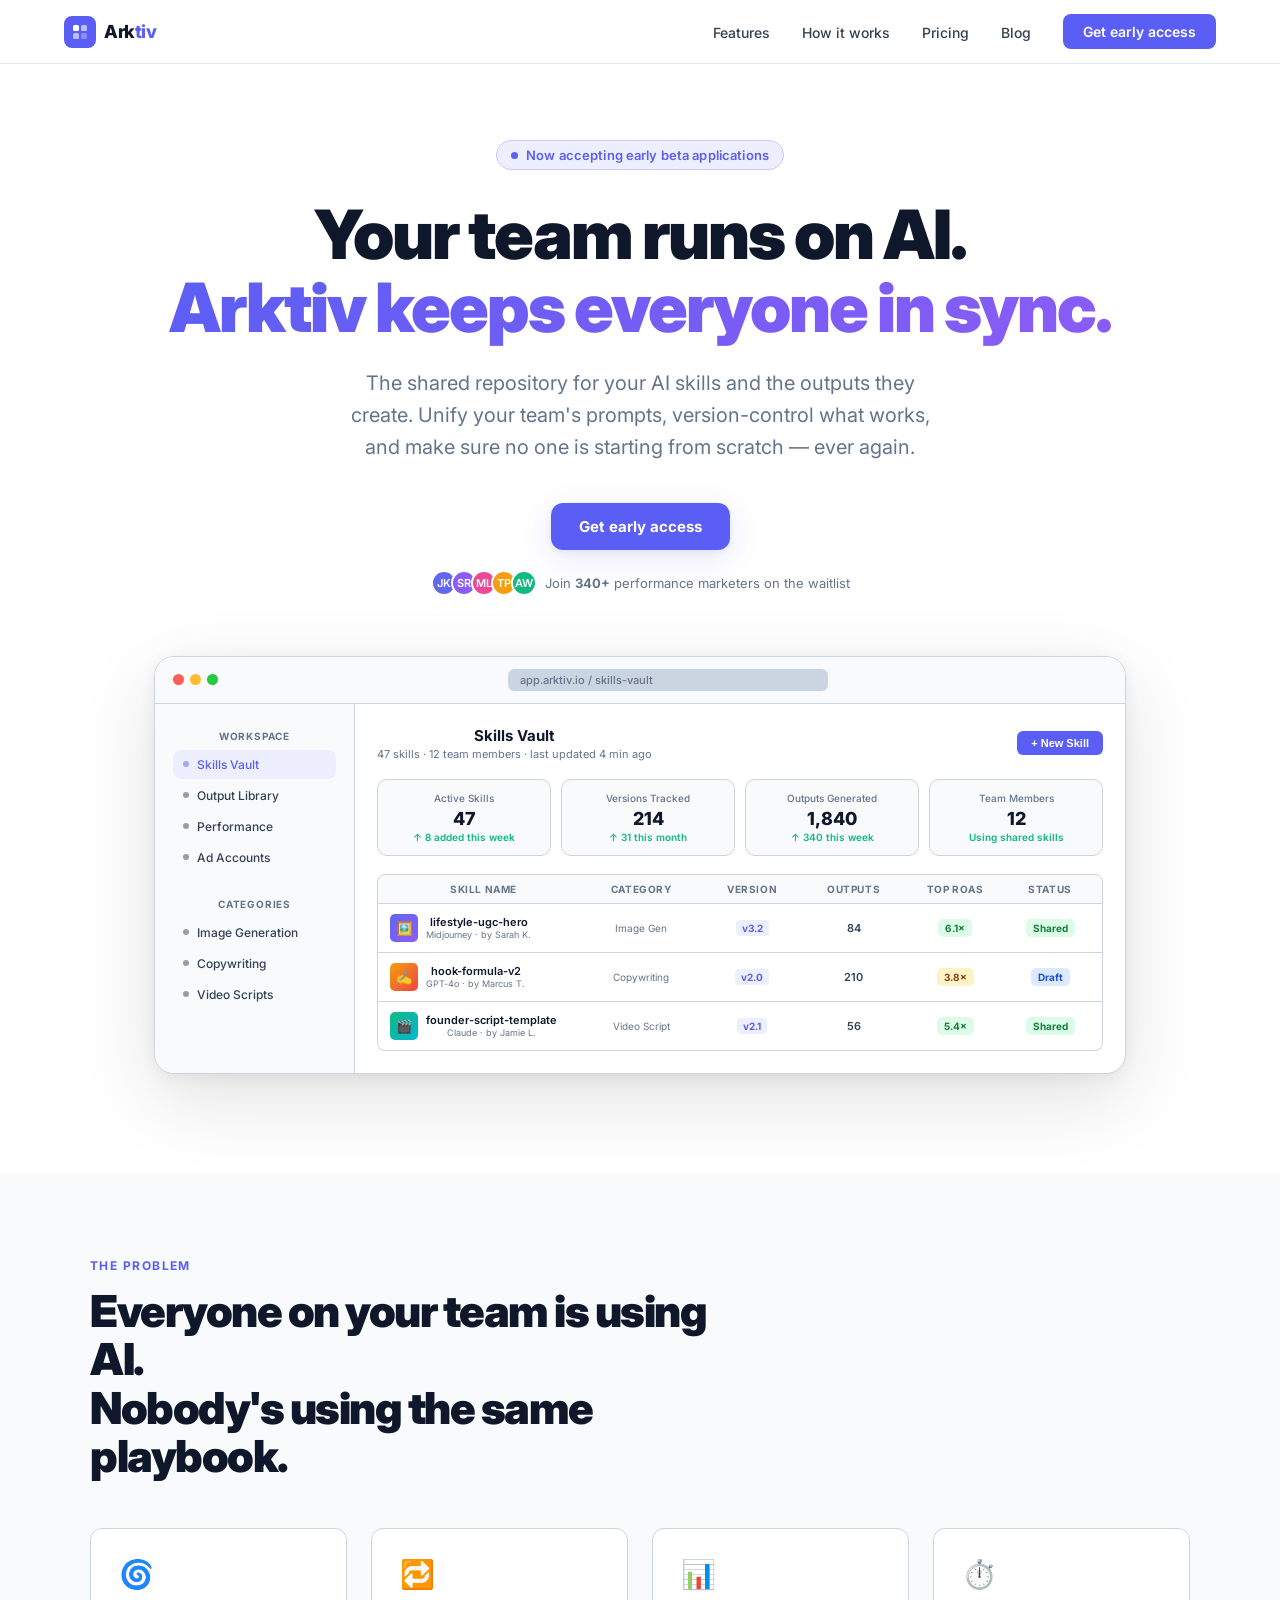
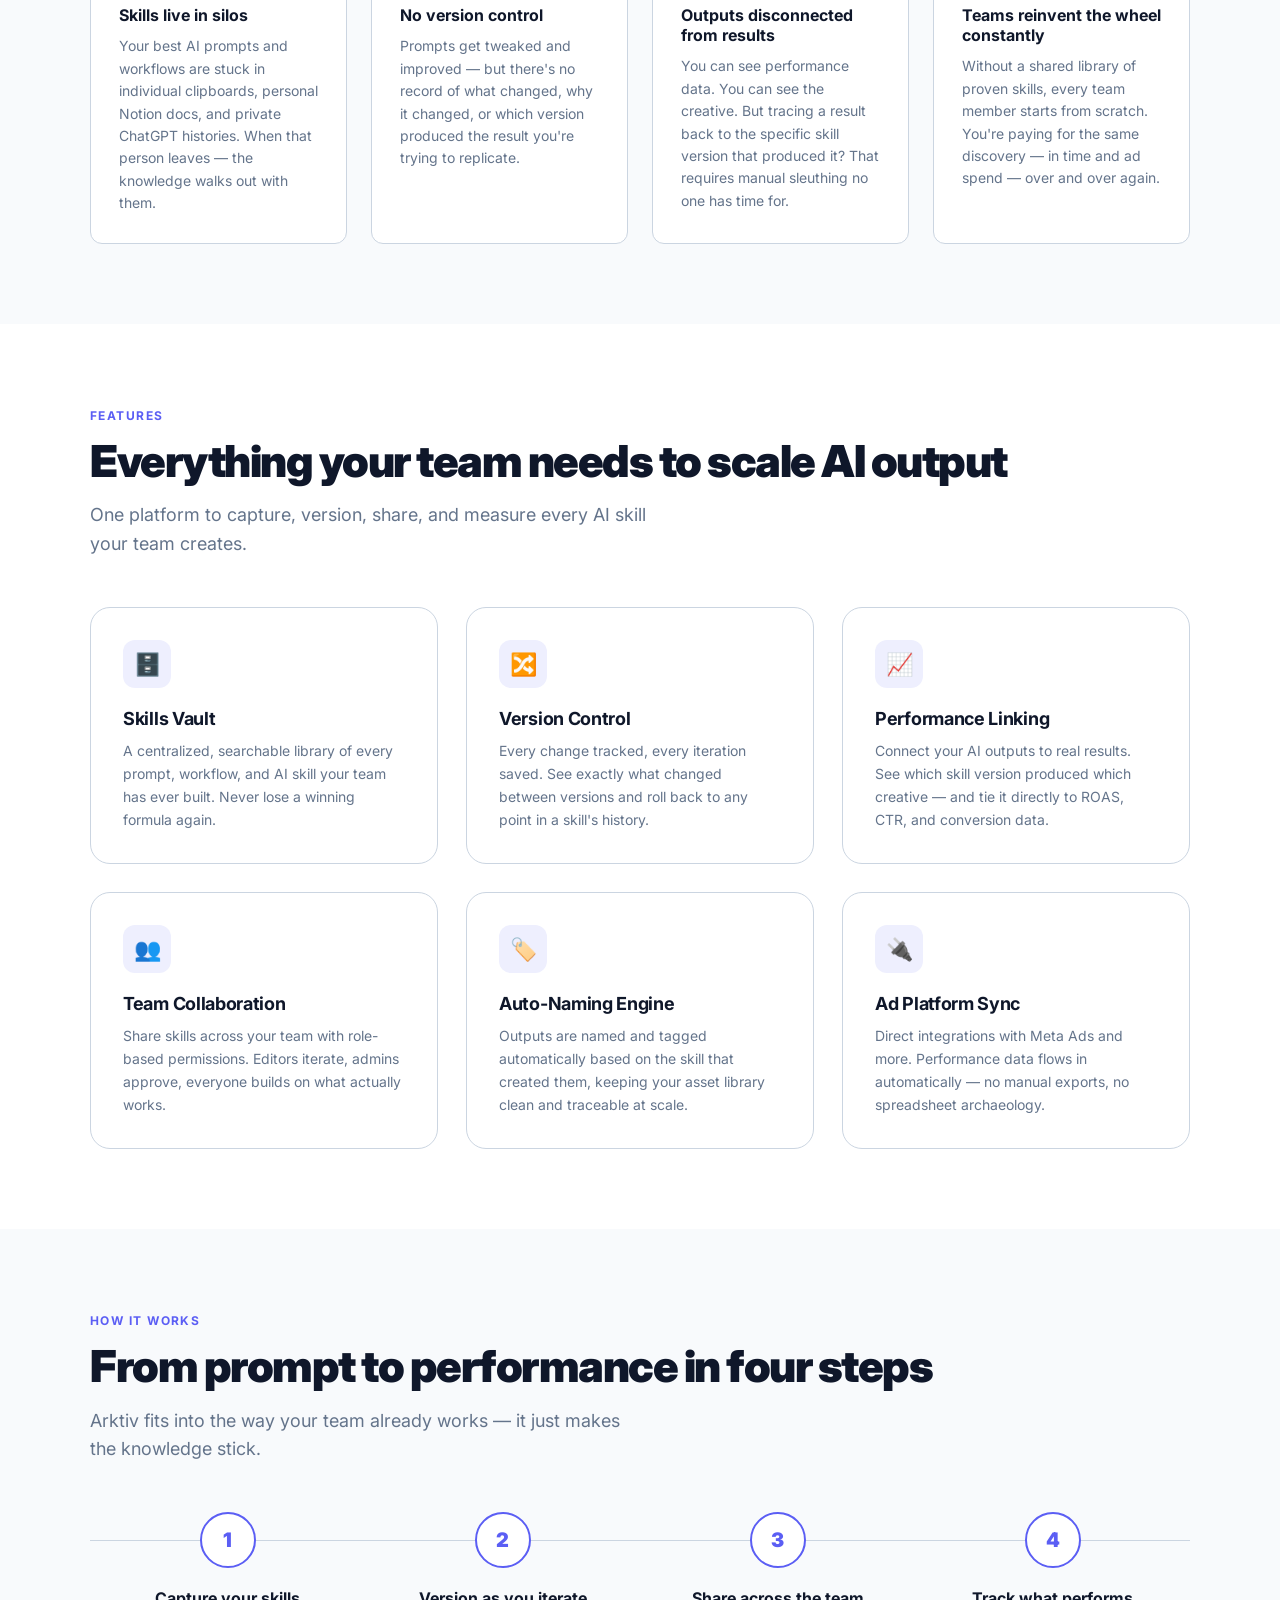
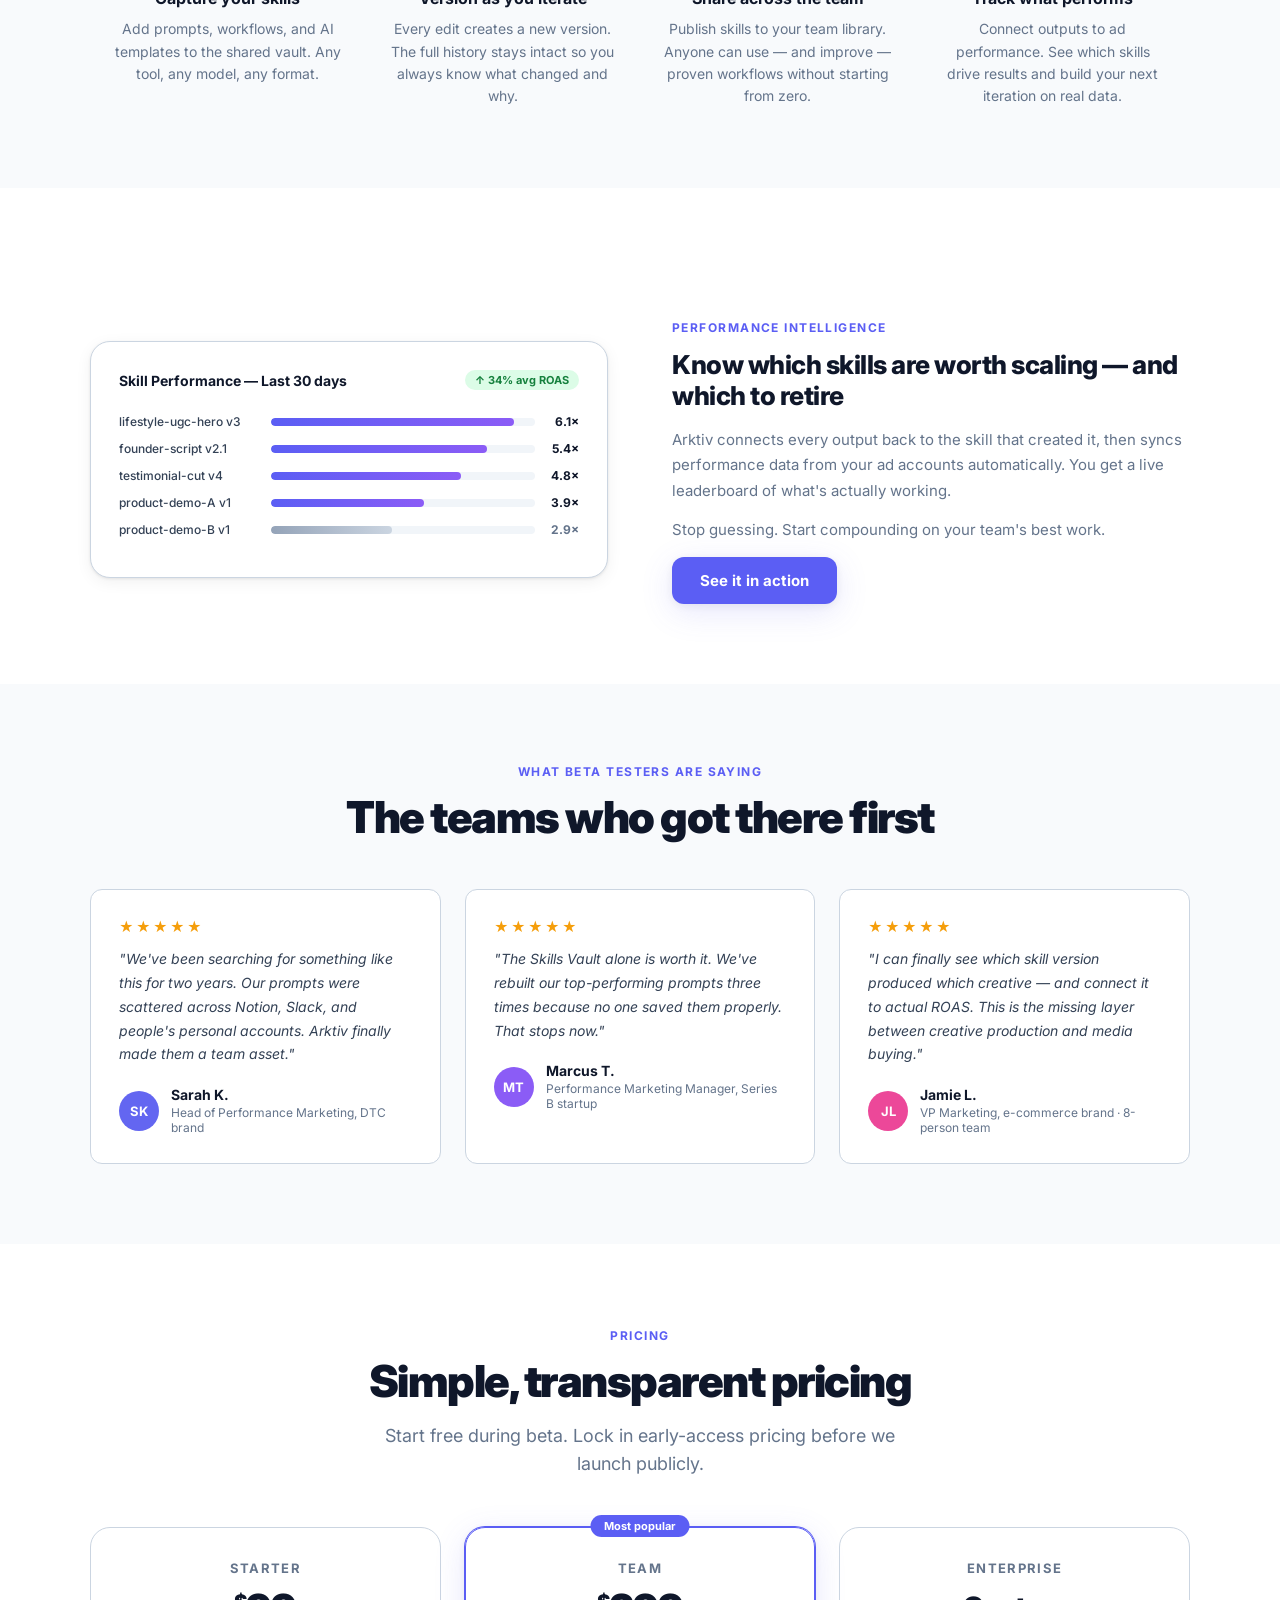
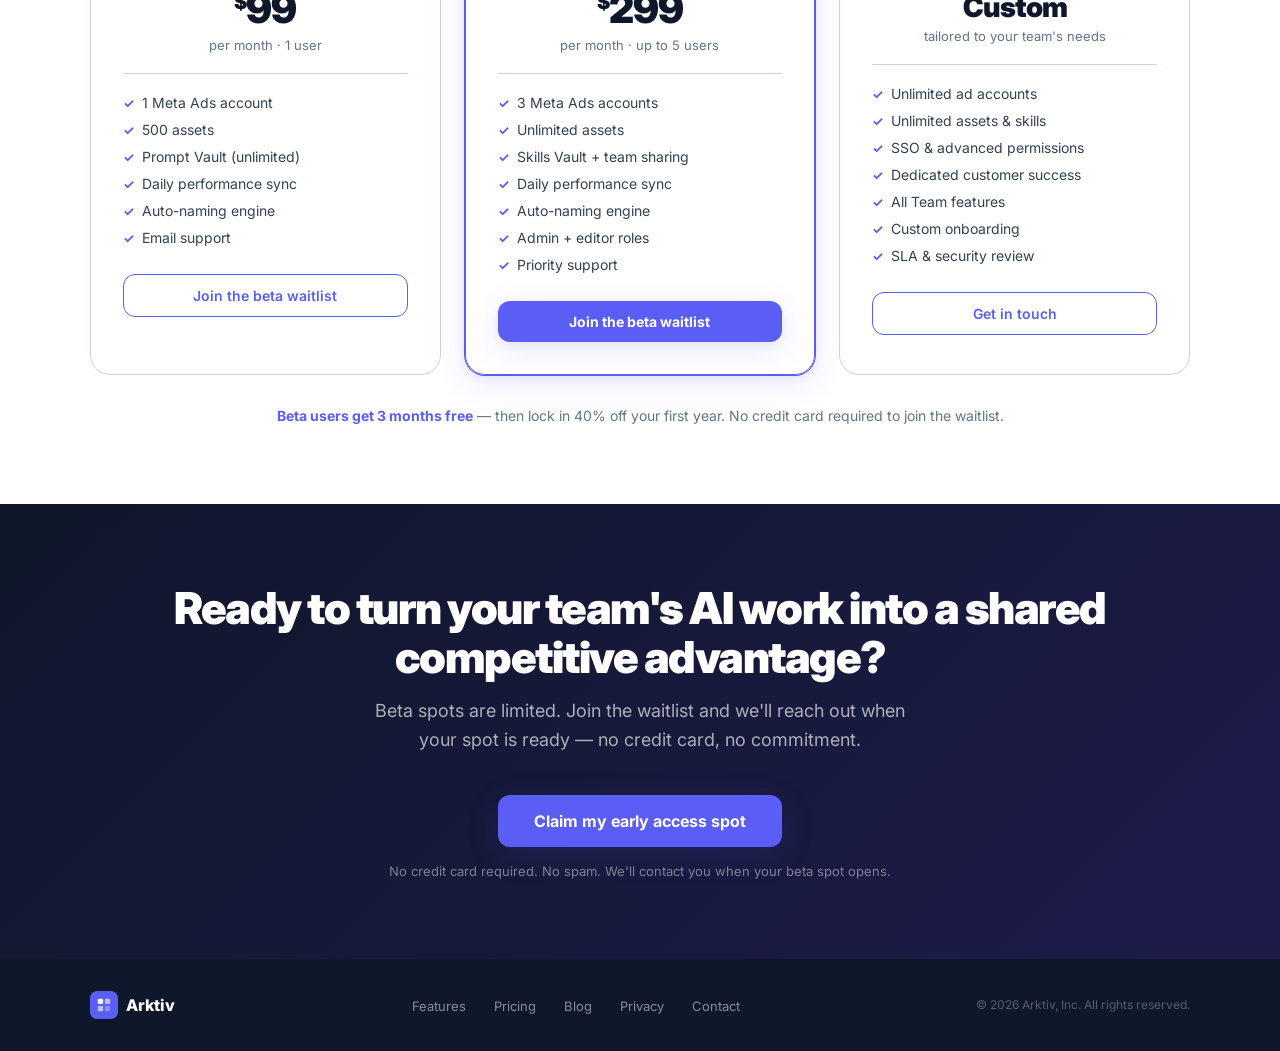
<file: index.html>
<!DOCTYPE html>
<html lang="en">
<head>
  <meta charset="UTF-8" />
  <meta name="viewport" content="width=device-width, initial-scale=1.0" />

  <!-- Primary SEO -->
  <title>Arktiv — Unify, Learn, and Share Your Team's AI Skills</title>
  <meta name="description" content="Arktiv is the shared repository for AI skills and the outputs they create. Version-control your prompts, track every result, and ensure your whole team builds on what actually works." />
  <meta name="robots" content="index, follow" />
  <link rel="canonical" href="https://arktiv.io/" />

  <!-- Open Graph -->
  <meta property="og:type" content="website" />
  <meta property="og:url" content="https://arktiv.io/" />
  <meta property="og:title" content="Arktiv — Unify, Learn, and Share Your Team's AI Skills" />
  <meta property="og:description" content="The shared repository for AI skills and the outputs they create. Version-control your prompts, track every result, and ensure your whole team builds on what actually works." />
  <meta property="og:image" content="https://arktiv.io/assets/og-image.png" />
  <meta property="og:site_name" content="Arktiv" />
  <meta property="og:locale" content="en_US" />

  <!-- Twitter Card -->
  <meta name="twitter:card" content="summary_large_image" />
  <meta name="twitter:title" content="Arktiv — Unify, Learn, and Share Your Team's AI Skills" />
  <meta name="twitter:description" content="The shared repository for AI skills and the outputs they create. Version-control your prompts, track every result." />
  <meta name="twitter:image" content="https://arktiv.io/assets/og-image.png" />

  <!-- Favicon -->
  <link rel="icon" type="image/svg+xml" href="/assets/favicon.svg" />
  <link rel="icon" type="image/png" sizes="32x32" href="/assets/favicon-32.png" />
  <link rel="apple-touch-icon" sizes="180x180" href="/assets/apple-touch-icon.png" />

  <!-- Manifest & Theme -->
  <link rel="manifest" href="/manifest.json" />
  <meta name="theme-color" content="#5b5ef4" />

  <!-- Fonts -->
  <link rel="preconnect" href="https://fonts.googleapis.com" />
  <link rel="preconnect" href="https://fonts.gstatic.com" crossorigin />
  <link href="https://fonts.googleapis.com/css2?family=Inter:wght@300;400;500;600;700;800;900&display=swap" rel="stylesheet" />

  <!-- Shared styles -->
  <link rel="stylesheet" href="/assets/css/shared.css" />

  <!-- JSON-LD: Organization -->
  <script type="application/ld+json">
  {
    "@context": "https://schema.org",
    "@type": "Organization",
    "name": "Arktiv",
    "url": "https://arktiv.io",
    "description": "The shared repository for AI skills and the outputs they create.",
    "logo": {
      "@type": "ImageObject",
      "url": "https://arktiv.io/assets/favicon.svg"
    },
    "sameAs": [
      "https://www.linkedin.com/in/davezkatz/"
    ]
  }
  </script>

  <!-- JSON-LD: SoftwareApplication -->
  <script type="application/ld+json">
  {
    "@context": "https://schema.org",
    "@type": "SoftwareApplication",
    "name": "Arktiv",
    "url": "https://arktiv.io",
    "description": "The shared repository for AI skills and the outputs they create. Version-control your prompts, track every result, and ensure your whole team builds on what actually works.",
    "applicationCategory": "BusinessApplication",
    "operatingSystem": "Web",
    "offers": [
      {
        "@type": "Offer",
        "name": "Starter",
        "price": "99",
        "priceCurrency": "USD",
        "description": "Per month, 1 user. Includes 1 Meta Ads account, 500 assets, unlimited Prompt Vault, daily sync."
      },
      {
        "@type": "Offer",
        "name": "Team",
        "price": "299",
        "priceCurrency": "USD",
        "description": "Per month, up to 5 users. Includes 3 Meta Ads accounts, unlimited assets, Skills Vault with team sharing."
      }
    ],
    "publisher": {
      "@type": "Organization",
      "name": "Arktiv",
      "url": "https://arktiv.io"
    }
  }
  </script>

  <!-- Google Analytics GA4 -->
  <script async src="https://www.googletagmanager.com/gtag/js?id=G-D9FJMCFXXF"></script>
  <script>
    window.dataLayer = window.dataLayer || [];
    function gtag(){dataLayer.push(arguments);}
    gtag('js', new Date());
    gtag('config', 'G-D9FJMCFXXF');
  </script>

  <style>
    /* ── PAGE-SPECIFIC STYLES ── */

    /* Hero */
    .hero {
      padding: 140px 5% 100px;
      max-width: 1100px;
      margin: 0 auto;
      text-align: center;
    }

    .hero-badge {
      display: inline-flex;
      align-items: center;
      gap: 8px;
      background: var(--indigo-light);
      color: var(--indigo);
      border: 1px solid var(--indigo-mid);
      border-radius: 999px;
      padding: 6px 14px;
      font-size: 13px;
      font-weight: 600;
      margin-bottom: 28px;
      letter-spacing: .01em;
    }

    .hero h1 {
      font-size: clamp(40px, 6vw, 68px);
      font-weight: 900;
      line-height: 1.08;
      letter-spacing: -2px;
      color: var(--slate-900);
      margin-bottom: 22px;
    }

    .hero h1 em {
      font-style: normal;
      background: linear-gradient(135deg, var(--indigo) 0%, #8b5cf6 100%);
      -webkit-background-clip: text;
      -webkit-text-fill-color: transparent;
      background-clip: text;
    }

    .hero-sub {
      font-size: clamp(17px, 2.2vw, 20px);
      line-height: 1.6;
      color: var(--slate-500);
      max-width: 600px;
      margin: 0 auto 40px;
      font-weight: 400;
    }

    .hero-cta-group {
      display: flex;
      gap: 12px;
      justify-content: center;
      flex-wrap: wrap;
      margin-bottom: 20px;
    }

    .hero-social-proof {
      font-size: 13px;
      color: var(--slate-500);
      display: flex;
      align-items: center;
      justify-content: center;
      gap: 8px;
    }

    .hero-avatars { display: flex; }
    .hero-avatars span {
      width: 26px; height: 26px;
      border-radius: 50%;
      border: 2px solid var(--white);
      display: flex; align-items: center; justify-content: center;
      font-size: 11px; font-weight: 600;
      margin-left: -6px; color: var(--white);
    }
    .hero-avatars span:first-child { margin-left: 0; }
    .av1{background:#6366f1;}.av2{background:#8b5cf6;}.av3{background:#ec4899;}.av4{background:#f59e0b;}.av5{background:#10b981;}

    /* Hero visual */
    .hero-visual { max-width: 1000px; margin: 60px auto 0; position: relative; }
    .dashboard-mockup {
      background: var(--white);
      border: 1.5px solid var(--slate-300);
      border-radius: var(--radius-lg);
      box-shadow: 0 24px 80px rgba(0,0,0,0.12), 0 4px 16px rgba(0,0,0,0.06);
      overflow: hidden;
    }
    .mockup-topbar {
      background: var(--slate-50); border-bottom: 1px solid var(--slate-300);
      padding: 12px 18px; display: flex; align-items: center; gap: 10px;
    }
    .mockup-dots{display:flex;gap:6px;}
    .mockup-dot{width:11px;height:11px;border-radius:50%;}
    .dot-red{background:#ff5f57;}.dot-yellow{background:#febc2e;}.dot-green{background:#28c840;}
    .mockup-url {
      flex:1;background:var(--slate-300);border-radius:6px;height:22px;
      max-width:320px;margin:0 auto;display:flex;align-items:center;padding:0 12px;gap:6px;
    }
    .mockup-url-text{font-size:11px;color:var(--slate-500);font-weight:500;}
    .mockup-body{display:grid;grid-template-columns:200px 1fr;min-height:360px;}
    .mockup-sidebar{background:var(--slate-50);border-right:1px solid var(--slate-300);padding:20px 0;}
    .sidebar-section{padding:6px 18px;margin-bottom:4px;}
    .sidebar-label{font-size:10px;font-weight:700;color:var(--slate-500);text-transform:uppercase;letter-spacing:.08em;margin-bottom:8px;}
    .sidebar-item{display:flex;align-items:center;gap:8px;padding:7px 10px;border-radius:8px;font-size:12px;font-weight:500;color:var(--slate-700);margin-bottom:2px;}
    .sidebar-item.active{background:var(--indigo-light);color:var(--indigo);}
    .sidebar-item-dot{width:6px;height:6px;border-radius:50%;background:currentColor;opacity:.5;}
    .mockup-main{padding:22px;}
    .mockup-header-row{display:flex;align-items:center;justify-content:space-between;margin-bottom:18px;}
    .mockup-title{font-size:15px;font-weight:700;color:var(--slate-900);}
    .mockup-subtitle{font-size:11px;color:var(--slate-500);margin-top:2px;}
    .mockup-btn{background:var(--indigo);color:var(--white);border:none;padding:6px 14px;border-radius:6px;font-size:11px;font-weight:600;}
    .mockup-stats{display:grid;grid-template-columns:repeat(4,1fr);gap:10px;margin-bottom:18px;}
    .stat-card{background:var(--slate-50);border:1px solid var(--slate-300);border-radius:10px;padding:12px;}
    .stat-label{font-size:10px;color:var(--slate-500);font-weight:500;margin-bottom:4px;}
    .stat-value{font-size:18px;font-weight:800;color:var(--slate-900);}
    .stat-delta{font-size:10px;font-weight:600;color:var(--green);margin-top:2px;}
    .mockup-table-header{display:grid;grid-template-columns:2fr 1.2fr 1fr 1fr 1fr 80px;gap:8px;padding:8px 12px;background:var(--slate-50);border:1px solid var(--slate-300);border-radius:8px 8px 0 0;font-size:10px;font-weight:700;color:var(--slate-500);text-transform:uppercase;letter-spacing:.06em;}
    .mockup-table-row{display:grid;grid-template-columns:2fr 1.2fr 1fr 1fr 1fr 80px;gap:8px;padding:10px 12px;border:1px solid var(--slate-300);border-top:none;font-size:11px;color:var(--slate-700);align-items:center;transition:background .15s;}
    .mockup-table-row:last-child{border-radius:0 0 8px 8px;}
    .mockup-table-row:hover{background:var(--slate-50);}
    .asset-name-cell{display:flex;align-items:center;gap:8px;}
    .asset-thumb{width:28px;height:28px;border-radius:5px;flex-shrink:0;}
    .asset-name-text{font-weight:600;font-size:11px;color:var(--slate-900);}
    .asset-ver{font-size:9px;color:var(--slate-500);}
    .roas-badge{background:#dcfce7;color:#15803d;border-radius:5px;padding:3px 7px;font-size:10px;font-weight:700;display:inline-block;}
    .roas-badge.warn{background:#fef3c7;color:#92400e;}
    .roas-badge.good{background:#dbeafe;color:#1d4ed8;}
    .ai-tag{background:var(--indigo-light);color:var(--indigo);border-radius:4px;padding:2px 6px;font-size:10px;font-weight:700;}

    /* Sections */
    section{padding:80px 5%;}
    .section-inner{max-width:1100px;margin:0 auto;}

    /* Problem */
    .problem{background:var(--slate-50);}
    .problem-grid{display:grid;grid-template-columns:repeat(auto-fit,minmax(240px,1fr));gap:24px;margin-top:48px;}
    .problem-card{background:var(--white);border:1px solid var(--slate-300);border-radius:var(--radius);padding:28px;transition:box-shadow .2s,transform .2s;}
    .problem-card:hover{box-shadow:var(--shadow-lg);transform:translateY(-3px);}
    .problem-icon{font-size:28px;margin-bottom:14px;}
    .problem-card h3{font-size:16px;font-weight:700;margin-bottom:10px;}
    .problem-card p{font-size:14px;color:var(--slate-500);line-height:1.6;}

    /* Features */
    #features .features-grid{display:grid;grid-template-columns:repeat(auto-fit,minmax(300px,1fr));gap:28px;margin-top:48px;}
    .feature-card{border:1.5px solid var(--slate-300);border-radius:var(--radius-lg);padding:32px;transition:border-color .2s,box-shadow .2s,transform .2s;}
    .feature-card:hover{border-color:var(--indigo-mid);box-shadow:var(--shadow-lg);transform:translateY(-4px);}
    .feature-icon{width:48px;height:48px;background:var(--indigo-light);border-radius:12px;display:flex;align-items:center;justify-content:center;font-size:22px;margin-bottom:20px;}
    .feature-card h3{font-size:18px;font-weight:700;margin-bottom:10px;letter-spacing:-.3px;}
    .feature-card p{font-size:14px;color:var(--slate-500);line-height:1.65;}

    /* How it works */
    #how{background:var(--slate-50);}
    .steps-grid{display:grid;grid-template-columns:repeat(auto-fit,minmax(200px,1fr));gap:0;margin-top:48px;position:relative;}
    .steps-grid::before{content:'';position:absolute;top:28px;left:0;right:0;height:1px;background:var(--slate-300);z-index:0;}
    .step{text-align:center;padding:0 24px;position:relative;z-index:1;}
    .step-num{width:56px;height:56px;background:var(--white);border:2px solid var(--indigo);border-radius:50%;display:flex;align-items:center;justify-content:center;font-size:20px;font-weight:900;color:var(--indigo);margin:0 auto 20px;}
    .step h3{font-size:16px;font-weight:700;margin-bottom:10px;}
    .step p{font-size:14px;color:var(--slate-500);line-height:1.6;}

    /* Performance visual */
    .perf-layout{display:grid;grid-template-columns:1fr 1fr;gap:64px;align-items:center;margin-top:48px;}
    .perf-visual{background:var(--white);border:1.5px solid var(--slate-300);border-radius:var(--radius-lg);padding:28px;box-shadow:var(--shadow);}
    .perf-header{display:flex;justify-content:space-between;align-items:center;margin-bottom:24px;}
    .perf-title{font-size:14px;font-weight:700;}
    .perf-badge{background:#dcfce7;color:#15803d;font-size:11px;font-weight:700;padding:3px 10px;border-radius:999px;}
    .perf-bar-row{display:flex;align-items:center;gap:12px;margin-bottom:12px;}
    .perf-bar-label{font-size:12px;font-weight:500;color:var(--slate-700);width:140px;flex-shrink:0;}
    .perf-bar-track{flex:1;height:8px;background:var(--slate-100);border-radius:999px;overflow:hidden;}
    .perf-bar-fill{height:100%;border-radius:999px;background:linear-gradient(90deg,var(--indigo),#8b5cf6);}
    .perf-bar-val{font-size:12px;font-weight:700;color:var(--slate-900);width:32px;text-align:right;}
    .perf-copy h3{font-size:26px;font-weight:800;letter-spacing:-.5px;margin-bottom:16px;}
    .perf-copy p{font-size:15px;color:var(--slate-500);line-height:1.7;margin-bottom:14px;}

    /* Testimonials */
    .testimonials{background:var(--slate-50);}
    .testimonials-grid{display:grid;grid-template-columns:repeat(auto-fit,minmax(280px,1fr));gap:24px;margin-top:48px;}
    .testimonial-card{background:var(--white);border:1px solid var(--slate-300);border-radius:var(--radius);padding:28px;}
    .stars{color:#f59e0b;font-size:14px;margin-bottom:12px;letter-spacing:2px;}
    .testimonial-text{font-size:14px;color:var(--slate-700);line-height:1.7;margin-bottom:20px;font-style:italic;}
    .testimonial-author{display:flex;align-items:center;gap:12px;}
    .author-avatar{width:40px;height:40px;border-radius:50%;display:flex;align-items:center;justify-content:center;font-size:13px;font-weight:700;color:var(--white);flex-shrink:0;}
    .author-name{font-size:14px;font-weight:700;}
    .author-title{font-size:12px;color:var(--slate-500);margin-top:2px;}

    /* Pricing */
    .pricing-grid{display:grid;grid-template-columns:repeat(3,1fr);gap:24px;margin-top:48px;}
    .pricing-card{border:1.5px solid var(--slate-300);border-radius:var(--radius-lg);padding:32px;position:relative;transition:transform .2s,box-shadow .2s;}
    .pricing-card:hover{transform:translateY(-4px);box-shadow:var(--shadow-lg);}
    .pricing-card.featured{border-color:var(--indigo);box-shadow:0 0 0 1px var(--indigo),var(--shadow-lg);}
    .pricing-featured-badge{position:absolute;top:-13px;left:50%;transform:translateX(-50%);background:var(--indigo);color:var(--white);font-size:11px;font-weight:700;padding:4px 14px;border-radius:999px;white-space:nowrap;}
    .pricing-plan{font-size:13px;font-weight:700;color:var(--slate-500);text-transform:uppercase;letter-spacing:.1em;margin-bottom:8px;}
    .pricing-price{font-size:40px;font-weight:900;color:var(--slate-900);letter-spacing:-1px;margin-bottom:4px;}
    .pricing-price sup{font-size:20px;vertical-align:super;}
    .pricing-price-note{font-size:13px;color:var(--slate-500);margin-bottom:20px;}
    .pricing-divider{border:none;border-top:1px solid var(--slate-300);margin:20px 0;}
    .pricing-features{list-style:none;display:flex;flex-direction:column;gap:10px;margin-bottom:28px;}
    .pricing-features li{font-size:14px;color:var(--slate-700);display:flex;align-items:center;gap:8px;}
    .pricing-features li::before{content:'✓';color:var(--indigo);font-weight:700;font-size:13px;}
    .pricing-note{text-align:center;font-size:14px;color:var(--slate-500);margin-top:32px;}
    .pricing-note strong{color:var(--indigo);}

    /* Final CTA */
    .final-cta{background:linear-gradient(135deg,var(--slate-900) 0%,#1e1b4b 100%);text-align:center;}
    .final-cta .section-title{color:var(--white);}
    .final-cta .section-subtitle{color:rgba(255,255,255,.65);margin:0 auto 40px;}
    .cta-disclaimer{font-size:13px;color:rgba(255,255,255,.45);margin-top:16px;}

    /* Responsive */
    @media (max-width: 768px) {
      .mockup-body{grid-template-columns:1fr;}
      .mockup-sidebar{display:none;}
      .mockup-stats{grid-template-columns:repeat(2,1fr);}
      .mockup-table-header,.mockup-table-row{grid-template-columns:2fr 1fr 80px;}
      .mockup-table-header span:nth-child(3),.mockup-table-header span:nth-child(4),
      .mockup-table-row span:nth-child(3),.mockup-table-row span:nth-child(4){display:none;}
      .perf-layout{grid-template-columns:1fr;}
      .steps-grid::before{display:none;}
      .pricing-grid{grid-template-columns:1fr;max-width:420px;margin-left:auto;margin-right:auto;}
    }
  </style>
</head>
<body>
  <a href="#main" class="skip-nav">Skip to main content</a>

  <!-- ── LEAD CAPTURE MODAL ── -->
  <div id="leadModal" class="modal-overlay" role="dialog" aria-modal="true" aria-labelledby="modalTitle">
    <div class="modal-card">
      <button class="modal-close" aria-label="Close modal">&times;</button>
      <div id="modalFormWrap">
        <div class="modal-badge"><span class="hero-badge-dot"></span> Now accepting early beta applications</div>
        <p class="modal-heading" id="modalTitle">Get early access to Arktiv</p>
        <p class="modal-sub">Join 340+ performance marketers. We'll reach out when your spot is ready — no credit card, no commitment.</p>
        <form id="leadForm" data-netlify="true" name="lead-capture" netlify-honeypot="bot-field">
          <input type="hidden" name="form-name" value="lead-capture" />
          <p style="display:none"><label>Don't fill this: <input name="bot-field" /></label></p>
          <div class="form-group">
            <label for="lead-name">Full name</label>
            <input type="text" id="lead-name" name="name" placeholder="Jane Smith" required autocomplete="name" />
          </div>
          <div class="form-group">
            <label for="lead-email">Work email</label>
            <input type="email" id="lead-email" name="email" placeholder="jane@company.com" required autocomplete="email" />
          </div>
          <div class="form-group">
            <label for="lead-company">Company name</label>
            <input type="text" id="lead-company" name="company" placeholder="Acme Inc." required autocomplete="organization" />
          </div>
          <button type="submit" class="modal-submit" id="modalSubmitBtn">Get early access →</button>
          <p id="modalError" class="modal-error" style="display:none">Something went wrong. Please try again or reach out directly.</p>
        </form>
        <p class="modal-disclaimer">No spam. No credit card. We'll reach out personally.</p>
      </div>
      <div class="modal-success" id="modalSuccess" aria-live="polite">
        <div class="modal-success-icon">🎉</div>
        <p class="modal-success-heading">You're on the list!</p>
        <p>Thanks for your interest in Arktiv. We'll be in touch personally when your beta spot is ready.</p>
      </div>
    </div>
  </div>

  <!-- ── NAV ── -->
  <nav id="mainNav">
    <a href="/" class="nav-logo" aria-label="Arktiv home">
      <div class="nav-logo-mark">
        <svg viewBox="0 0 18 18" fill="none" aria-hidden="true">
          <rect x="2" y="2" width="6" height="6" rx="1.5" fill="white"/>
          <rect x="10" y="2" width="6" height="6" rx="1.5" fill="white" opacity=".6"/>
          <rect x="2" y="10" width="6" height="6" rx="1.5" fill="white" opacity=".6"/>
          <rect x="10" y="10" width="6" height="6" rx="1.5" fill="white" opacity=".3"/>
        </svg>
      </div>
      <span class="nav-logo-text">Ark<span>tiv</span></span>
    </a>
    <ul class="nav-links" id="navLinks" role="list">
      <li><a href="#features">Features</a></li>
      <li><a href="#how">How it works</a></li>
      <li><a href="#pricing">Pricing</a></li>
      <li><a href="/blog/">Blog</a></li>
      <li><button class="nav-cta" onclick="openModal('nav')">Get early access</button></li>
    </ul>
    <button class="nav-hamburger" id="hamburger" aria-label="Open navigation menu" aria-expanded="false" onclick="toggleNav()">
      <span></span><span></span><span></span>
    </button>
  </nav>

  <!-- ── HERO ── -->
  <main id="main">
  <section class="hero">
    <div class="hero-badge"><span class="hero-badge-dot"></span> Now accepting early beta applications</div>
    <h1>Your team runs on AI.<br><em>Arktiv keeps everyone in sync.</em></h1>
    <p class="hero-sub">The shared repository for your AI skills and the outputs they create. Unify your team's prompts, version-control what works, and make sure no one is starting from scratch — ever again.</p>
    <div class="hero-cta-group">
      <button class="btn-primary" onclick="openModal('hero')">Get early access</button>
    </div>
    <div class="hero-social-proof">
      <div class="hero-avatars" aria-hidden="true">
        <span class="av1">JK</span><span class="av2">SR</span><span class="av3">ML</span><span class="av4">TP</span><span class="av5">AW</span>
      </div>
      <span>Join <strong>340+</strong> performance marketers on the waitlist</span>
    </div>
    <div class="hero-visual" aria-hidden="true">
      <div class="dashboard-mockup">
        <div class="mockup-topbar">
          <div class="mockup-dots"><div class="mockup-dot dot-red"></div><div class="mockup-dot dot-yellow"></div><div class="mockup-dot dot-green"></div></div>
          <div class="mockup-url"><span class="mockup-url-text">app.arktiv.io / skills-vault</span></div>
        </div>
        <div class="mockup-body">
          <div class="mockup-sidebar">
            <div class="sidebar-section">
              <div class="sidebar-label">Workspace</div>
              <div class="sidebar-item active"><span class="sidebar-item-dot"></span> Skills Vault</div>
              <div class="sidebar-item"><span class="sidebar-item-dot"></span> Output Library</div>
              <div class="sidebar-item"><span class="sidebar-item-dot"></span> Performance</div>
              <div class="sidebar-item"><span class="sidebar-item-dot"></span> Ad Accounts</div>
            </div>
            <div class="sidebar-section" style="margin-top:12px;">
              <div class="sidebar-label">Categories</div>
              <div class="sidebar-item"><span class="sidebar-item-dot"></span> Image Generation</div>
              <div class="sidebar-item"><span class="sidebar-item-dot"></span> Copywriting</div>
              <div class="sidebar-item"><span class="sidebar-item-dot"></span> Video Scripts</div>
            </div>
          </div>
          <div class="mockup-main">
            <div class="mockup-header-row">
              <div><div class="mockup-title">Skills Vault</div><div class="mockup-subtitle">47 skills · 12 team members · last updated 4 min ago</div></div>
              <button class="mockup-btn">+ New Skill</button>
            </div>
            <div class="mockup-stats">
              <div class="stat-card"><div class="stat-label">Active Skills</div><div class="stat-value">47</div><div class="stat-delta">↑ 8 added this week</div></div>
              <div class="stat-card"><div class="stat-label">Versions Tracked</div><div class="stat-value">214</div><div class="stat-delta">↑ 31 this month</div></div>
              <div class="stat-card"><div class="stat-label">Outputs Generated</div><div class="stat-value">1,840</div><div class="stat-delta">↑ 340 this week</div></div>
              <div class="stat-card"><div class="stat-label">Team Members</div><div class="stat-value">12</div><div class="stat-delta">Using shared skills</div></div>
            </div>
            <div class="mockup-table-header"><span>Skill name</span><span>Category</span><span>Version</span><span>Outputs</span><span>Top ROAS</span><span>Status</span></div>
            <div class="mockup-table-row">
              <div class="asset-name-cell"><div class="asset-thumb" style="background:linear-gradient(135deg,#6366f1,#8b5cf6);display:flex;align-items:center;justify-content:center;font-size:13px;">🖼️</div><div><div class="asset-name-text">lifestyle-ugc-hero</div><div class="asset-ver">Midjourney · by Sarah K.</div></div></div>
              <span style="font-size:10px;color:var(--slate-500);">Image Gen</span><span><span class="ai-tag">v3.2</span></span><span style="font-weight:600;">84</span><span><span class="roas-badge">6.1×</span></span><span><span class="roas-badge">Shared</span></span>
            </div>
            <div class="mockup-table-row">
              <div class="asset-name-cell"><div class="asset-thumb" style="background:linear-gradient(135deg,#f59e0b,#ef4444);display:flex;align-items:center;justify-content:center;font-size:13px;">✍️</div><div><div class="asset-name-text">hook-formula-v2</div><div class="asset-ver">GPT-4o · by Marcus T.</div></div></div>
              <span style="font-size:10px;color:var(--slate-500);">Copywriting</span><span><span class="ai-tag">v2.0</span></span><span style="font-weight:600;">210</span><span><span class="roas-badge warn">3.8×</span></span><span><span class="roas-badge good">Draft</span></span>
            </div>
            <div class="mockup-table-row">
              <div class="asset-name-cell"><div class="asset-thumb" style="background:linear-gradient(135deg,#10b981,#06b6d4);display:flex;align-items:center;justify-content:center;font-size:13px;">🎬</div><div><div class="asset-name-text">founder-script-template</div><div class="asset-ver">Claude · by Jamie L.</div></div></div>
              <span style="font-size:10px;color:var(--slate-500);">Video Script</span><span><span class="ai-tag">v2.1</span></span><span style="font-weight:600;">56</span><span><span class="roas-badge">5.4×</span></span><span><span class="roas-badge">Shared</span></span>
            </div>
          </div>
        </div>
      </div>
    </div>
  </section>

  <!-- ── PROBLEM ── -->
  <section class="problem">
    <div class="section-inner">
      <div class="section-label">The problem</div>
      <h2 class="section-title" style="max-width:640px;">Everyone on your team is using AI.<br>Nobody's using the same playbook.</h2>
      <div class="problem-grid">
        <div class="problem-card"><div class="problem-icon">🌀</div><h3>Skills live in silos</h3><p>Your best AI prompts and workflows are stuck in individual clipboards, personal Notion docs, and private ChatGPT histories. When that person leaves — the knowledge walks out with them.</p></div>
        <div class="problem-card"><div class="problem-icon">🔁</div><h3>No version control</h3><p>Prompts get tweaked and improved — but there's no record of what changed, why it changed, or which version produced the result you're trying to replicate.</p></div>
        <div class="problem-card"><div class="problem-icon">📊</div><h3>Outputs disconnected from results</h3><p>You can see performance data. You can see the creative. But tracing a result back to the specific skill version that produced it? That requires manual sleuthing no one has time for.</p></div>
        <div class="problem-card"><div class="problem-icon">⏱️</div><h3>Teams reinvent the wheel constantly</h3><p>Without a shared library of proven skills, every team member starts from scratch. You're paying for the same discovery — in time and ad spend — over and over again.</p></div>
      </div>
    </div>
  </section>

  <!-- ── FEATURES ── -->
  <section id="features">
    <div class="section-inner">
      <div class="section-label">Features</div>
      <h2 class="section-title">Everything your team needs to scale AI output</h2>
      <p class="section-subtitle">One platform to capture, version, share, and measure every AI skill your team creates.</p>
      <div class="features-grid">
        <div class="feature-card"><div class="feature-icon">🗄️</div><h3>Skills Vault</h3><p>A centralized, searchable library of every prompt, workflow, and AI skill your team has ever built. Never lose a winning formula again.</p></div>
        <div class="feature-card"><div class="feature-icon">🔀</div><h3>Version Control</h3><p>Every change tracked, every iteration saved. See exactly what changed between versions and roll back to any point in a skill's history.</p></div>
        <div class="feature-card"><div class="feature-icon">📈</div><h3>Performance Linking</h3><p>Connect your AI outputs to real results. See which skill version produced which creative — and tie it directly to ROAS, CTR, and conversion data.</p></div>
        <div class="feature-card"><div class="feature-icon">👥</div><h3>Team Collaboration</h3><p>Share skills across your team with role-based permissions. Editors iterate, admins approve, everyone builds on what actually works.</p></div>
        <div class="feature-card"><div class="feature-icon">🏷️</div><h3>Auto-Naming Engine</h3><p>Outputs are named and tagged automatically based on the skill that created them, keeping your asset library clean and traceable at scale.</p></div>
        <div class="feature-card"><div class="feature-icon">🔌</div><h3>Ad Platform Sync</h3><p>Direct integrations with Meta Ads and more. Performance data flows in automatically — no manual exports, no spreadsheet archaeology.</p></div>
      </div>
    </div>
  </section>

  <!-- ── HOW IT WORKS ── -->
  <section id="how">
    <div class="section-inner">
      <div class="section-label">How it works</div>
      <h2 class="section-title">From prompt to performance in four steps</h2>
      <p class="section-subtitle">Arktiv fits into the way your team already works — it just makes the knowledge stick.</p>
      <div class="steps-grid">
        <div class="step"><div class="step-num">1</div><h3>Capture your skills</h3><p>Add prompts, workflows, and AI templates to the shared vault. Any tool, any model, any format.</p></div>
        <div class="step"><div class="step-num">2</div><h3>Version as you iterate</h3><p>Every edit creates a new version. The full history stays intact so you always know what changed and why.</p></div>
        <div class="step"><div class="step-num">3</div><h3>Share across the team</h3><p>Publish skills to your team library. Anyone can use — and improve — proven workflows without starting from zero.</p></div>
        <div class="step"><div class="step-num">4</div><h3>Track what performs</h3><p>Connect outputs to ad performance. See which skills drive results and build your next iteration on real data.</p></div>
      </div>
    </div>
  </section>

  <!-- ── PERFORMANCE VISUAL ── -->
  <section>
    <div class="section-inner">
      <div class="perf-layout">
        <div class="perf-visual" aria-hidden="true">
          <div class="perf-header"><span class="perf-title">Skill Performance — Last 30 days</span><span class="perf-badge">↑ 34% avg ROAS</span></div>
          <div class="perf-bar-row"><span class="perf-bar-label">lifestyle-ugc-hero v3</span><div class="perf-bar-track"><div class="perf-bar-fill" style="width:92%"></div></div><span class="perf-bar-val">6.1×</span></div>
          <div class="perf-bar-row"><span class="perf-bar-label">founder-script v2.1</span><div class="perf-bar-track"><div class="perf-bar-fill" style="width:82%"></div></div><span class="perf-bar-val">5.4×</span></div>
          <div class="perf-bar-row"><span class="perf-bar-label">testimonial-cut v4</span><div class="perf-bar-track"><div class="perf-bar-fill" style="width:72%"></div></div><span class="perf-bar-val">4.8×</span></div>
          <div class="perf-bar-row"><span class="perf-bar-label">product-demo-A v1</span><div class="perf-bar-track"><div class="perf-bar-fill" style="width:58%"></div></div><span class="perf-bar-val">3.9×</span></div>
          <div class="perf-bar-row"><span class="perf-bar-label">product-demo-B v1</span><div class="perf-bar-track"><div class="perf-bar-fill" style="width:46%;background:linear-gradient(90deg,#94a3b8,#cbd5e1);"></div></div><span class="perf-bar-val" style="color:var(--slate-500);">2.9×</span></div>
        </div>
        <div class="perf-copy">
          <div class="section-label">Performance intelligence</div>
          <h3>Know which skills are worth scaling — and which to retire</h3>
          <p>Arktiv connects every output back to the skill that created it, then syncs performance data from your ad accounts automatically. You get a live leaderboard of what's actually working.</p>
          <p>Stop guessing. Start compounding on your team's best work.</p>
          <button class="btn-primary" onclick="openModal('perf')">See it in action</button>
        </div>
      </div>
    </div>
  </section>

  <!-- ── TESTIMONIALS ── -->
  <section class="testimonials">
    <div class="section-inner">
      <div class="section-label" style="display:block;text-align:center;">What beta testers are saying</div>
      <h2 class="section-title" style="text-align:center;">The teams who got there first</h2>
      <div class="testimonials-grid">
        <div class="testimonial-card"><div class="stars" aria-label="5 stars">★★★★★</div><p class="testimonial-text">"We've been searching for something like this for two years. Our prompts were scattered across Notion, Slack, and people's personal accounts. Arktiv finally made them a team asset."</p><div class="testimonial-author"><div class="author-avatar" style="background:#6366f1;" aria-hidden="true">SK</div><div><div class="author-name">Sarah K.</div><div class="author-title">Head of Performance Marketing, DTC brand</div></div></div></div>
        <div class="testimonial-card"><div class="stars" aria-label="5 stars">★★★★★</div><p class="testimonial-text">"The Skills Vault alone is worth it. We've rebuilt our top-performing prompts three times because no one saved them properly. That stops now."</p><div class="testimonial-author"><div class="author-avatar" style="background:#8b5cf6;" aria-hidden="true">MT</div><div><div class="author-name">Marcus T.</div><div class="author-title">Performance Marketing Manager, Series B startup</div></div></div></div>
        <div class="testimonial-card"><div class="stars" aria-label="5 stars">★★★★★</div><p class="testimonial-text">"I can finally see which skill version produced which creative — and connect it to actual ROAS. This is the missing layer between creative production and media buying."</p><div class="testimonial-author"><div class="author-avatar" style="background:#ec4899;" aria-hidden="true">JL</div><div><div class="author-name">Jamie L.</div><div class="author-title">VP Marketing, e-commerce brand · 8-person team</div></div></div></div>
      </div>
    </div>
  </section>

  <!-- ── PRICING ── -->
  <section id="pricing">
    <div class="section-inner" style="text-align:center;">
      <div class="section-label">Pricing</div>
      <h2 class="section-title">Simple, transparent pricing</h2>
      <p class="section-subtitle" style="margin:0 auto;">Start free during beta. Lock in early-access pricing before we launch publicly.</p>
      <div class="pricing-grid">
        <div class="pricing-card">
          <div class="pricing-plan">Starter</div>
          <div class="pricing-price"><sup>$</sup>99</div>
          <div class="pricing-price-note">per month · 1 user</div>
          <hr class="pricing-divider" />
          <ul class="pricing-features"><li>1 Meta Ads account</li><li>500 assets</li><li>Prompt Vault (unlimited)</li><li>Daily performance sync</li><li>Auto-naming engine</li><li>Email support</li></ul>
          <button class="btn-outline" onclick="openModal('pricing-starter')">Join the beta waitlist</button>
        </div>
        <div class="pricing-card featured">
          <div class="pricing-featured-badge">Most popular</div>
          <div class="pricing-plan">Team</div>
          <div class="pricing-price"><sup>$</sup>299</div>
          <div class="pricing-price-note">per month · up to 5 users</div>
          <hr class="pricing-divider" />
          <ul class="pricing-features"><li>3 Meta Ads accounts</li><li>Unlimited assets</li><li>Skills Vault + team sharing</li><li>Daily performance sync</li><li>Auto-naming engine</li><li>Admin + editor roles</li><li>Priority support</li></ul>
          <button class="btn-primary-block" onclick="openModal('pricing-team')">Join the beta waitlist</button>
        </div>
        <div class="pricing-card">
          <div class="pricing-plan">Enterprise</div>
          <div class="pricing-price" style="font-size:28px;padding-top:6px;">Custom</div>
          <div class="pricing-price-note">tailored to your team's needs</div>
          <hr class="pricing-divider" />
          <ul class="pricing-features"><li>Unlimited ad accounts</li><li>Unlimited assets &amp; skills</li><li>SSO &amp; advanced permissions</li><li>Dedicated customer success</li><li>All Team features</li><li>Custom onboarding</li><li>SLA &amp; security review</li></ul>
          <button class="btn-outline" onclick="openModal('pricing-enterprise')">Get in touch</button>
        </div>
      </div>
      <p class="pricing-note"><strong>Beta users get 3 months free</strong> — then lock in 40% off your first year. No credit card required to join the waitlist.</p>
    </div>
  </section>

  <!-- ── FINAL CTA ── -->
  <section class="final-cta" id="beta">
    <div class="section-inner">
      <h2 class="section-title">Ready to turn your team's AI work into a shared competitive advantage?</h2>
      <p class="section-subtitle">Beta spots are limited. Join the waitlist and we'll reach out when your spot is ready — no credit card, no commitment.</p>
      <button class="btn-primary" onclick="openModal('final-cta')" style="font-size:16px;padding:16px 36px;">Claim my early access spot</button>
      <p class="cta-disclaimer">No credit card required. No spam. We'll contact you when your beta spot opens.</p>
    </div>
  </section>
  </main>

  <!-- ── FOOTER ── -->
  <footer>
    <div class="footer-inner">
      <a href="/" class="footer-logo" aria-label="Arktiv home">
        <div class="footer-logo-mark"><svg viewBox="0 0 18 18" fill="none" width="16" height="16" aria-hidden="true"><rect x="2" y="2" width="6" height="6" rx="1.5" fill="white"/><rect x="10" y="2" width="6" height="6" rx="1.5" fill="white" opacity=".6"/><rect x="2" y="10" width="6" height="6" rx="1.5" fill="white" opacity=".6"/><rect x="10" y="10" width="6" height="6" rx="1.5" fill="white" opacity=".3"/></svg></div>
        <span class="footer-logo-text">Arktiv</span>
      </a>
      <ul class="footer-links">
        <li><a href="#features">Features</a></li>
        <li><a href="#pricing">Pricing</a></li>
        <li><a href="/blog/">Blog</a></li>
        <li><a href="/privacy/">Privacy</a></li>
        <li><a href="#" onclick="openModal('footer');return false;">Contact</a></li>
      </ul>
      <span class="footer-copy">© 2026 Arktiv, Inc. All rights reserved.</span>
    </div>
  </footer>

  <!-- Shared scripts -->
  <script src="/assets/js/modal.js"></script>
  <script src="/assets/js/nav.js"></script>
</body>
</html>
</file>
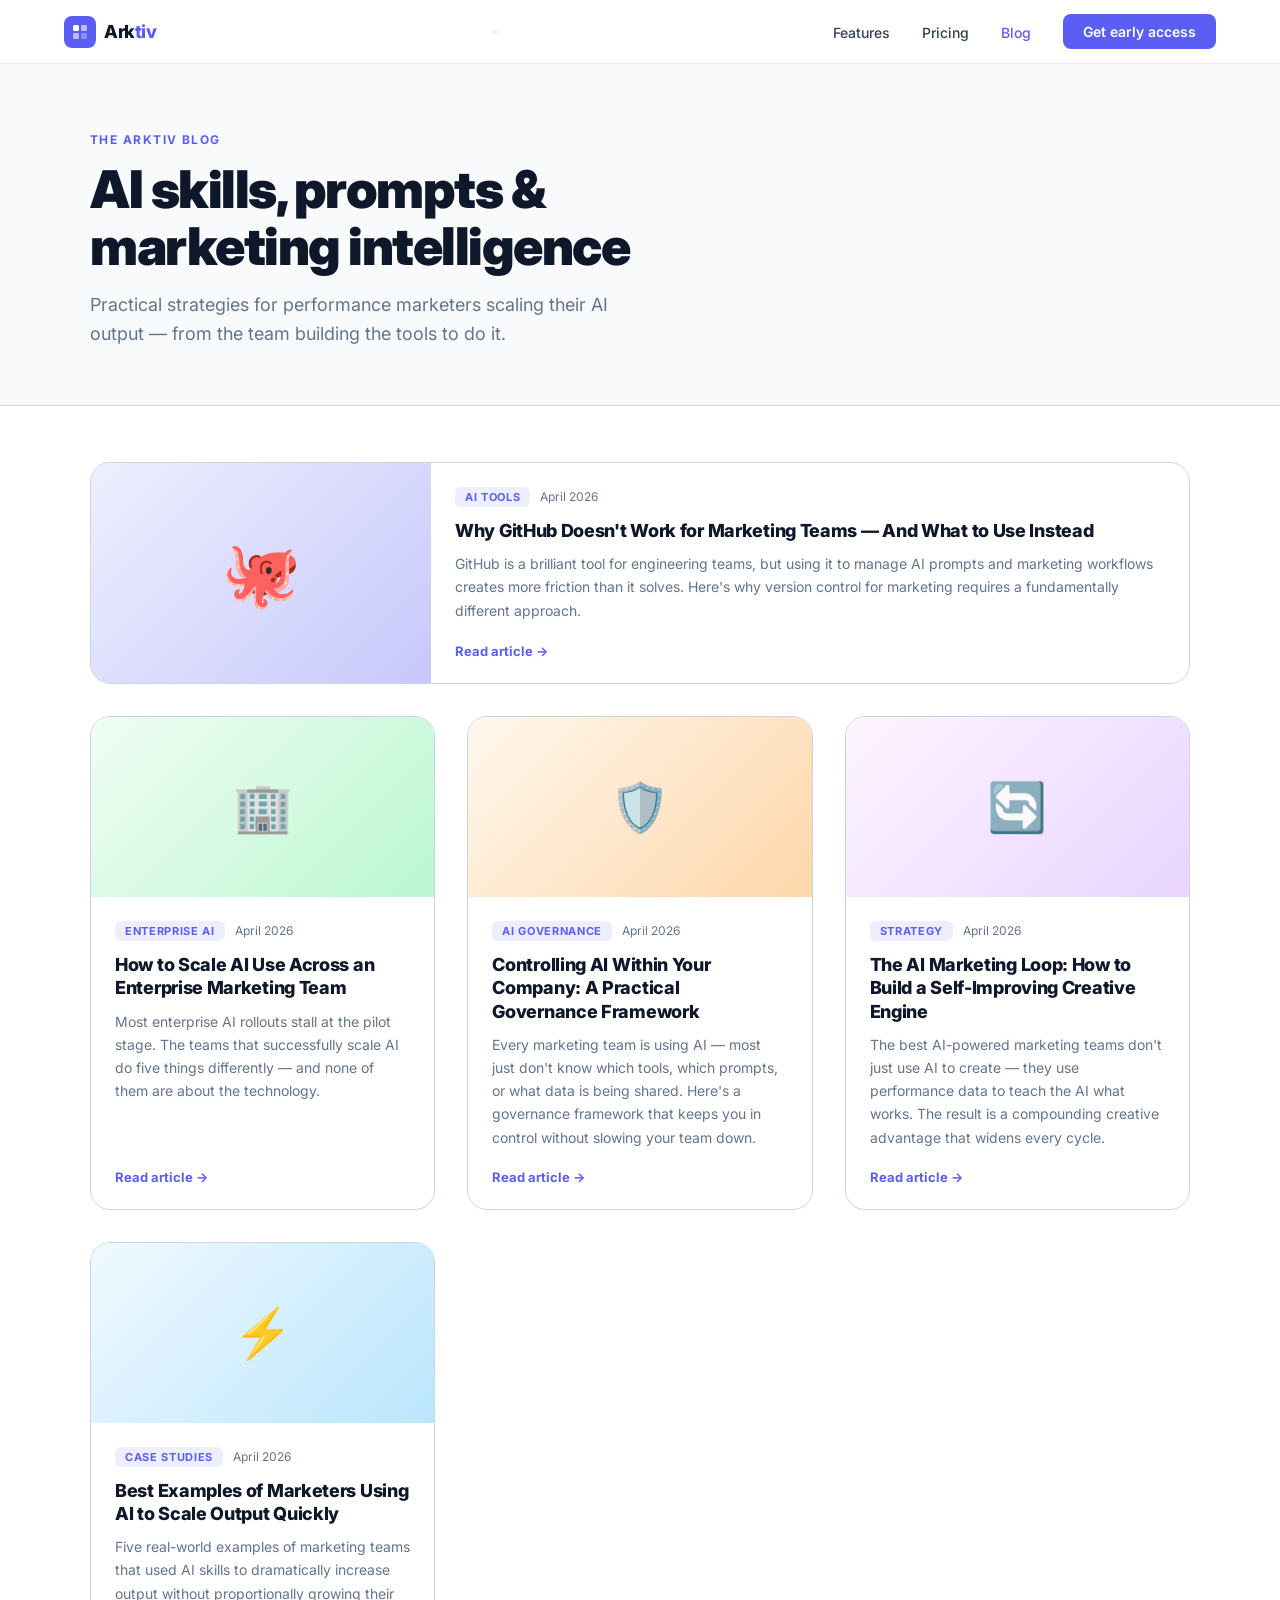
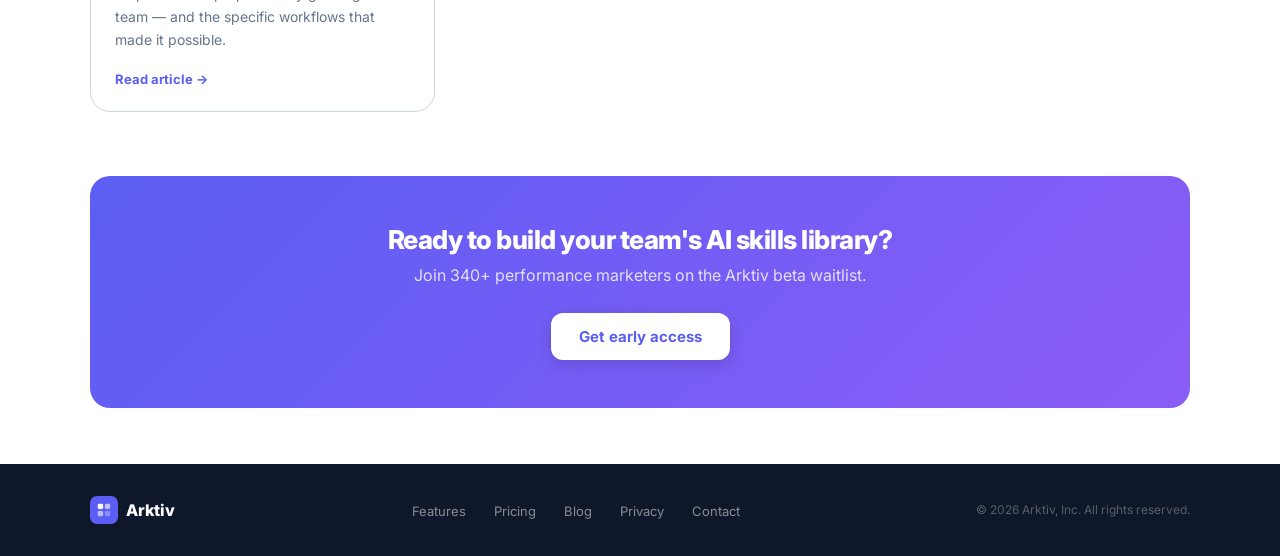
<file: blog/index.html>
<!DOCTYPE html>
<html lang="en">
<head>
  <meta charset="UTF-8" />
  <meta name="viewport" content="width=device-width, initial-scale=1.0" />

  <!-- Primary SEO -->
  <title>Blog — Arktiv | AI Skills, Prompts &amp; Marketing Intelligence</title>
  <meta name="description" content="Insights on AI skills management, prompt engineering, and how high-performing marketing teams are scaling with AI. Practical strategies from the Arktiv team." />
  <meta name="robots" content="index, follow" />
  <link rel="canonical" href="https://arktiv.io/blog/" />

  <!-- Open Graph -->
  <meta property="og:type" content="website" />
  <meta property="og:url" content="https://arktiv.io/blog/" />
  <meta property="og:title" content="Blog — Arktiv | AI Skills, Prompts &amp; Marketing Intelligence" />
  <meta property="og:description" content="Insights on AI skills management, prompt engineering, and scaling marketing teams with AI." />
  <meta property="og:image" content="https://arktiv.io/assets/og-image.png" />
  <meta property="og:site_name" content="Arktiv" />

  <!-- Twitter Card -->
  <meta name="twitter:card" content="summary_large_image" />
  <meta name="twitter:title" content="Blog — Arktiv" />
  <meta name="twitter:description" content="Practical strategies for AI-powered marketing teams." />

  <!-- Favicon -->
  <link rel="icon" type="image/svg+xml" href="/assets/favicon.svg" />
  <link rel="icon" type="image/png" sizes="32x32" href="/assets/favicon-32.png" />
  <link rel="apple-touch-icon" sizes="180x180" href="/assets/apple-touch-icon.png" />

  <!-- Manifest & Theme -->
  <link rel="manifest" href="/manifest.json" />
  <meta name="theme-color" content="#5b5ef4" />

  <!-- JSON-LD -->
  <script type="application/ld+json">
  {
    "@context": "https://schema.org",
    "@type": "Blog",
    "name": "Arktiv Blog",
    "url": "https://arktiv.io/blog/",
    "description": "Insights on AI skills management, prompt engineering, and scaling marketing teams with AI.",
    "publisher": {
      "@type": "Organization",
      "name": "Arktiv",
      "url": "https://arktiv.io",
      "logo": {
        "@type": "ImageObject",
        "url": "https://arktiv.io/assets/favicon.svg"
      }
    }
  }
  </script>

  <!-- Google Analytics GA4 -->
  <script async src="https://www.googletagmanager.com/gtag/js?id=G-D9FJMCFXXF"></script>
  <script>window.dataLayer=window.dataLayer||[];function gtag(){dataLayer.push(arguments);}gtag('js',new Date());gtag('config','G-D9FJMCFXXF');</script>

  <!-- Fonts -->
  <link rel="preconnect" href="https://fonts.googleapis.com" />
  <link rel="preconnect" href="https://fonts.gstatic.com" crossorigin />
  <link href="https://fonts.googleapis.com/css2?family=Inter:wght@400;700;800;900&display=swap" rel="stylesheet" />

  <!-- Shared styles -->
  <link rel="stylesheet" href="/assets/css/shared.css" />

  <style>
    /* ── BLOG HEADER ── */
    .blog-header {
      background: var(--slate-50);
      border-bottom: 1px solid var(--slate-300);
      padding: 64px 5% 56px;
      margin-top: 64px;
    }
    .blog-header-inner { max-width: 1100px; margin: 0 auto; }
    .blog-header h1 {
      font-size: clamp(32px, 5vw, 52px);
      font-weight: 900;
      letter-spacing: -1.5px;
      color: var(--slate-900);
      line-height: 1.1;
      margin-bottom: 16px;
    }
    .blog-header p {
      font-size: 18px;
      color: var(--slate-500);
      line-height: 1.6;
      max-width: 560px;
    }

    /* ── BLOG GRID ── */
    .blog-body { padding: 56px 5%; }
    .blog-body-inner { max-width: 1100px; margin: 0 auto; }
    .blog-grid {
      display: grid;
      grid-template-columns: repeat(auto-fill, minmax(320px, 1fr));
      gap: 32px;
    }

    .post-card {
      border: 1.5px solid var(--slate-300);
      border-radius: var(--radius-lg);
      overflow: hidden;
      text-decoration: none;
      color: inherit;
      display: flex;
      flex-direction: column;
      transition: border-color .2s, box-shadow .2s, transform .2s;
    }
    .post-card:hover {
      border-color: var(--indigo-mid);
      box-shadow: var(--shadow-lg);
      transform: translateY(-4px);
    }
    .post-thumb {
      height: 180px;
      display: flex;
      align-items: center;
      justify-content: center;
      font-size: 48px;
      background: var(--indigo-light);
    }
    .post-body { padding: 24px; flex: 1; display: flex; flex-direction: column; }
    .post-meta {
      display: flex;
      align-items: center;
      gap: 10px;
      margin-bottom: 12px;
    }
    .post-date { font-size: 12px; color: var(--slate-500); }
    .post-card h2 {
      font-size: 18px;
      font-weight: 800;
      letter-spacing: -.3px;
      color: var(--slate-900);
      line-height: 1.3;
      margin-bottom: 10px;
    }
    .post-excerpt {
      font-size: 14px;
      color: var(--slate-500);
      line-height: 1.65;
      flex: 1;
      margin-bottom: 20px;
    }
    .post-read-more {
      font-size: 13px;
      font-weight: 700;
      color: var(--indigo);
      display: flex;
      align-items: center;
      gap: 4px;
    }

    /* Featured post */
    .post-card.featured {
      grid-column: 1 / -1;
      flex-direction: row;
    }
    .post-card.featured .post-thumb {
      width: 340px;
      flex-shrink: 0;
      height: auto;
      min-height: 220px;
      font-size: 64px;
    }

    /* ── CTA STRIP ── */
    .blog-cta {
      background: linear-gradient(135deg, var(--indigo) 0%, #8b5cf6 100%);
      border-radius: var(--radius-lg);
      padding: 48px;
      margin-top: 64px;
      text-align: center;
      color: var(--white);
    }
    .blog-cta h2 { font-size: 26px; font-weight: 800; margin-bottom: 10px; letter-spacing: -.5px; }
    .blog-cta p { font-size: 16px; opacity: .8; margin-bottom: 28px; }
    .btn-white {
      background: var(--white);
      color: var(--indigo);
      border: none;
      padding: 14px 28px;
      border-radius: var(--radius);
      font-size: 15px;
      font-weight: 700;
      font-family: inherit;
      cursor: pointer;
      transition: transform .15s, box-shadow .2s;
      box-shadow: 0 4px 16px rgba(0,0,0,.15);
    }
    .btn-white:hover { transform: translateY(-2px); box-shadow: 0 8px 28px rgba(0,0,0,.2); }

    @media (max-width: 768px) {
      .post-card.featured { flex-direction: column; }
      .post-card.featured .post-thumb { width: 100%; height: 180px; }
      .blog-cta { padding: 32px 24px; }
    }
  </style>
</head>
<body>

<a href="#main" class="skip-nav">Skip to main content</a>

<!-- ── MODAL (static for Netlify Forms detection) ── -->
<div id="leadModal" class="modal-overlay" role="dialog" aria-modal="true" aria-labelledby="modalHeading">
  <div class="modal-card">
    <button class="modal-close" aria-label="Close modal">&times;</button>
    <div id="modalFormWrap">
      <h2 id="modalHeading">Get early access to Arktiv</h2>
      <p class="modal-sub">Join 340+ performance marketers on the waitlist.</p>
      <form id="leadForm" data-netlify="true" name="lead-capture" netlify-honeypot="bot-field">
        <input type="hidden" name="form-name" value="lead-capture" />
        <p style="display:none"><label>Don't fill this: <input name="bot-field" /></label></p>
        <div class="form-group">
          <label for="lead-name">Full name</label>
          <input type="text" id="lead-name" name="name" placeholder="Jane Smith" required autocomplete="name" />
        </div>
        <div class="form-group">
          <label for="lead-email">Work email</label>
          <input type="email" id="lead-email" name="email" placeholder="jane@company.com" required autocomplete="email" />
        </div>
        <div class="form-group">
          <label for="lead-company">Company name</label>
          <input type="text" id="lead-company" name="company" placeholder="Acme Inc." required autocomplete="organization" />
        </div>
        <button type="submit" class="modal-submit" id="modalSubmitBtn">Get early access →</button>
        <p id="modalError" class="modal-error" role="alert" style="display:none">Something went wrong. Please try again or email us directly.</p>
      </form>
      <p class="modal-disclaimer">No spam. No credit card. We'll reach out personally.</p>
    </div>
    <div class="modal-success" id="modalSuccess" aria-live="polite">
      <div class="modal-success-icon" aria-hidden="true">🎉</div>
      <h3 tabindex="-1">You're on the list!</h3>
      <p>Thanks for your interest in Arktiv. We'll be in touch personally when your beta spot is ready.</p>
    </div>
  </div>
</div>

<!-- ── NAV ── -->
<nav aria-label="Main navigation">
  <a href="/" class="nav-logo" aria-label="Arktiv home">
    <div class="nav-logo-mark" aria-hidden="true">
      <svg viewBox="0 0 18 18" fill="none"><rect x="2" y="2" width="6" height="6" rx="1.5" fill="white"/><rect x="10" y="2" width="6" height="6" rx="1.5" fill="white" opacity=".6"/><rect x="2" y="10" width="6" height="6" rx="1.5" fill="white" opacity=".6"/><rect x="10" y="10" width="6" height="6" rx="1.5" fill="white" opacity=".3"/></svg>
    </div>
    <span class="nav-logo-text">Ark<span>tiv</span></span>
  </a>
  <button class="hamburger" id="hamburger" aria-label="Toggle navigation" aria-expanded="false" aria-controls="navLinks" onclick="toggleNav()">
    <span></span><span></span><span></span>
  </button>
  <ul class="nav-links" id="navLinks">
    <li><a href="/#features">Features</a></li>
    <li><a href="/#pricing">Pricing</a></li>
    <li><a href="/blog/" class="active" aria-current="page">Blog</a></li>
    <li><button class="nav-cta" onclick="openModal('nav')">Get early access</button></li>
  </ul>
</nav>

<!-- ── BLOG HEADER ── -->
<header class="blog-header">
  <div class="blog-header-inner">
    <div class="section-label">The Arktiv Blog</div>
    <h1>AI skills, prompts &amp;<br>marketing intelligence</h1>
    <p>Practical strategies for performance marketers scaling their AI output — from the team building the tools to do it.</p>
  </div>
</header>

<!-- ── BLOG POSTS ── -->
<main id="main" class="blog-body">
  <div class="blog-body-inner">
    <div class="blog-grid">

      <!-- Featured post -->
      <a href="/blog/why-github-doesnt-work-for-marketers/" class="post-card featured">
        <div class="post-thumb" style="background:linear-gradient(135deg,#eeeffe,#c7c8fb);" aria-hidden="true">🐙</div>
        <div class="post-body">
          <div class="post-meta">
            <span class="post-tag">AI Tools</span>
            <span class="post-date">April 2026</span>
          </div>
          <h2>Why GitHub Doesn't Work for Marketing Teams — And What to Use Instead</h2>
          <p class="post-excerpt">GitHub is a brilliant tool for engineering teams, but using it to manage AI prompts and marketing workflows creates more friction than it solves. Here's why version control for marketing requires a fundamentally different approach.</p>
          <span class="post-read-more">Read article →</span>
        </div>
      </a>

      <!-- Post 2 -->
      <a href="/blog/how-to-scale-ai-for-enterprise-marketing/" class="post-card">
        <div class="post-thumb" style="background:linear-gradient(135deg,#f0fdf4,#bbf7d0);" aria-hidden="true">🏢</div>
        <div class="post-body">
          <div class="post-meta">
            <span class="post-tag">Enterprise AI</span>
            <span class="post-date">April 2026</span>
          </div>
          <h2>How to Scale AI Use Across an Enterprise Marketing Team</h2>
          <p class="post-excerpt">Most enterprise AI rollouts stall at the pilot stage. The teams that successfully scale AI do five things differently — and none of them are about the technology.</p>
          <span class="post-read-more">Read article →</span>
        </div>
      </a>

      <!-- Post 3 -->
      <a href="/blog/controlling-ai-within-your-company/" class="post-card">
        <div class="post-thumb" style="background:linear-gradient(135deg,#fff7ed,#fed7aa);" aria-hidden="true">🛡️</div>
        <div class="post-body">
          <div class="post-meta">
            <span class="post-tag">AI Governance</span>
            <span class="post-date">April 2026</span>
          </div>
          <h2>Controlling AI Within Your Company: A Practical Governance Framework</h2>
          <p class="post-excerpt">Every marketing team is using AI — most just don't know which tools, which prompts, or what data is being shared. Here's a governance framework that keeps you in control without slowing your team down.</p>
          <span class="post-read-more">Read article →</span>
        </div>
      </a>

      <!-- Post 4 -->
      <a href="/blog/the-ai-marketing-loop/" class="post-card">
        <div class="post-thumb" style="background:linear-gradient(135deg,#fdf4ff,#e9d5ff);" aria-hidden="true">🔄</div>
        <div class="post-body">
          <div class="post-meta">
            <span class="post-tag">Strategy</span>
            <span class="post-date">April 2026</span>
          </div>
          <h2>The AI Marketing Loop: How to Build a Self-Improving Creative Engine</h2>
          <p class="post-excerpt">The best AI-powered marketing teams don't just use AI to create — they use performance data to teach the AI what works. The result is a compounding creative advantage that widens every cycle.</p>
          <span class="post-read-more">Read article →</span>
        </div>
      </a>

      <!-- Post 5 -->
      <a href="/blog/marketers-using-ai-to-scale-quickly/" class="post-card">
        <div class="post-thumb" style="background:linear-gradient(135deg,#f0f9ff,#bae6fd);" aria-hidden="true">⚡</div>
        <div class="post-body">
          <div class="post-meta">
            <span class="post-tag">Case Studies</span>
            <span class="post-date">April 2026</span>
          </div>
          <h2>Best Examples of Marketers Using AI to Scale Output Quickly</h2>
          <p class="post-excerpt">Five real-world examples of marketing teams that used AI skills to dramatically increase output without proportionally growing their team — and the specific workflows that made it possible.</p>
          <span class="post-read-more">Read article →</span>
        </div>
      </a>

    </div>

    <!-- CTA strip -->
    <div class="blog-cta">
      <h2>Ready to build your team's AI skills library?</h2>
      <p>Join 340+ performance marketers on the Arktiv beta waitlist.</p>
      <button class="btn-white" onclick="openModal('blog-cta')">Get early access</button>
    </div>
  </div>
</main>

<!-- ── FOOTER ── -->
<footer>
  <div class="footer-inner">
    <a href="/" class="footer-logo" aria-label="Arktiv home">
      <div class="footer-logo-mark" aria-hidden="true">
        <svg viewBox="0 0 18 18" fill="none" width="16" height="16">
          <rect x="2" y="2" width="6" height="6" rx="1.5" fill="white"/>
          <rect x="10" y="2" width="6" height="6" rx="1.5" fill="white" opacity=".6"/>
          <rect x="2" y="10" width="6" height="6" rx="1.5" fill="white" opacity=".6"/>
          <rect x="10" y="10" width="6" height="6" rx="1.5" fill="white" opacity=".3"/>
        </svg>
      </div>
      <span class="footer-logo-text">Arktiv</span>
    </a>
    <ul class="footer-links">
      <li><a href="/#features">Features</a></li>
      <li><a href="/#pricing">Pricing</a></li>
      <li><a href="/blog/">Blog</a></li>
      <li><a href="/privacy/">Privacy</a></li>
      <li><a href="#" onclick="openModal('footer');return false;">Contact</a></li>
    </ul>
    <span class="footer-copy">© 2026 Arktiv, Inc. All rights reserved.</span>
  </div>
</footer>

<script src="/assets/js/modal.js"></script>
<script src="/assets/js/nav.js"></script>
</body>
</html>
</file>
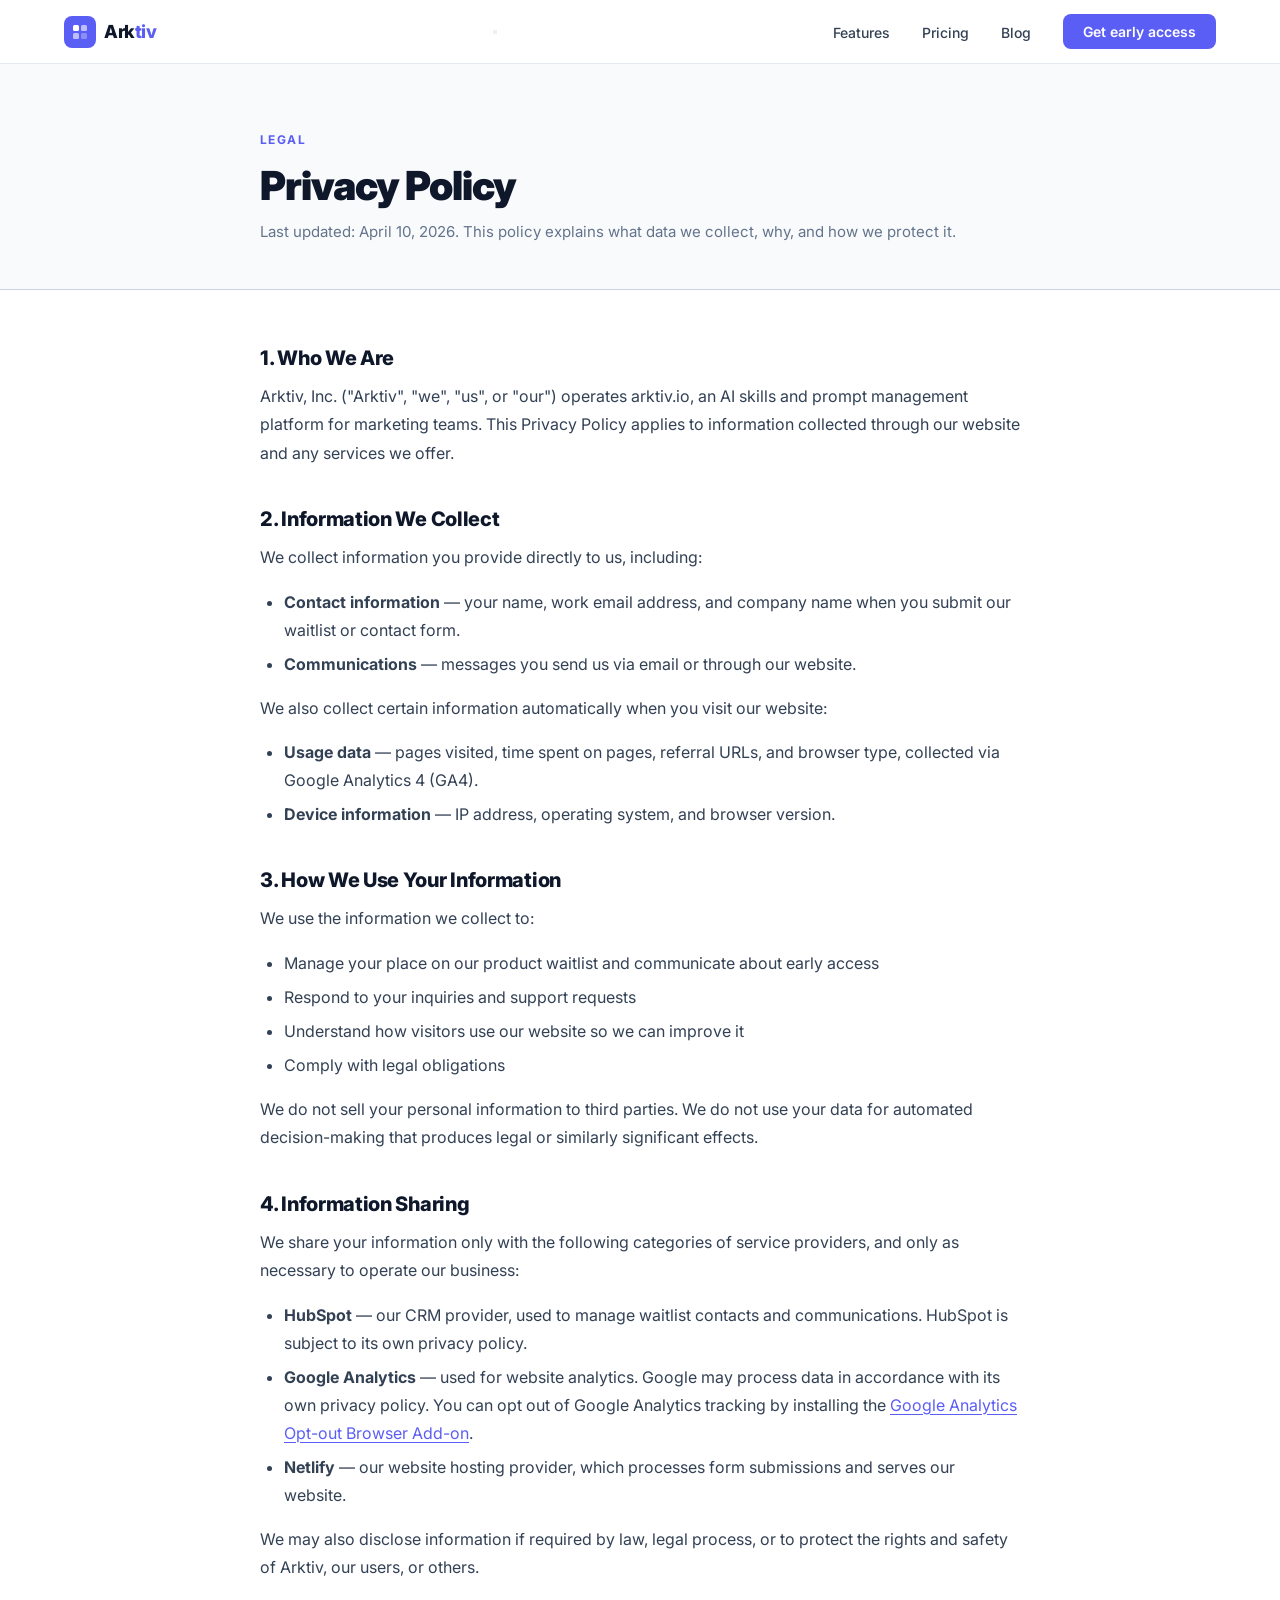
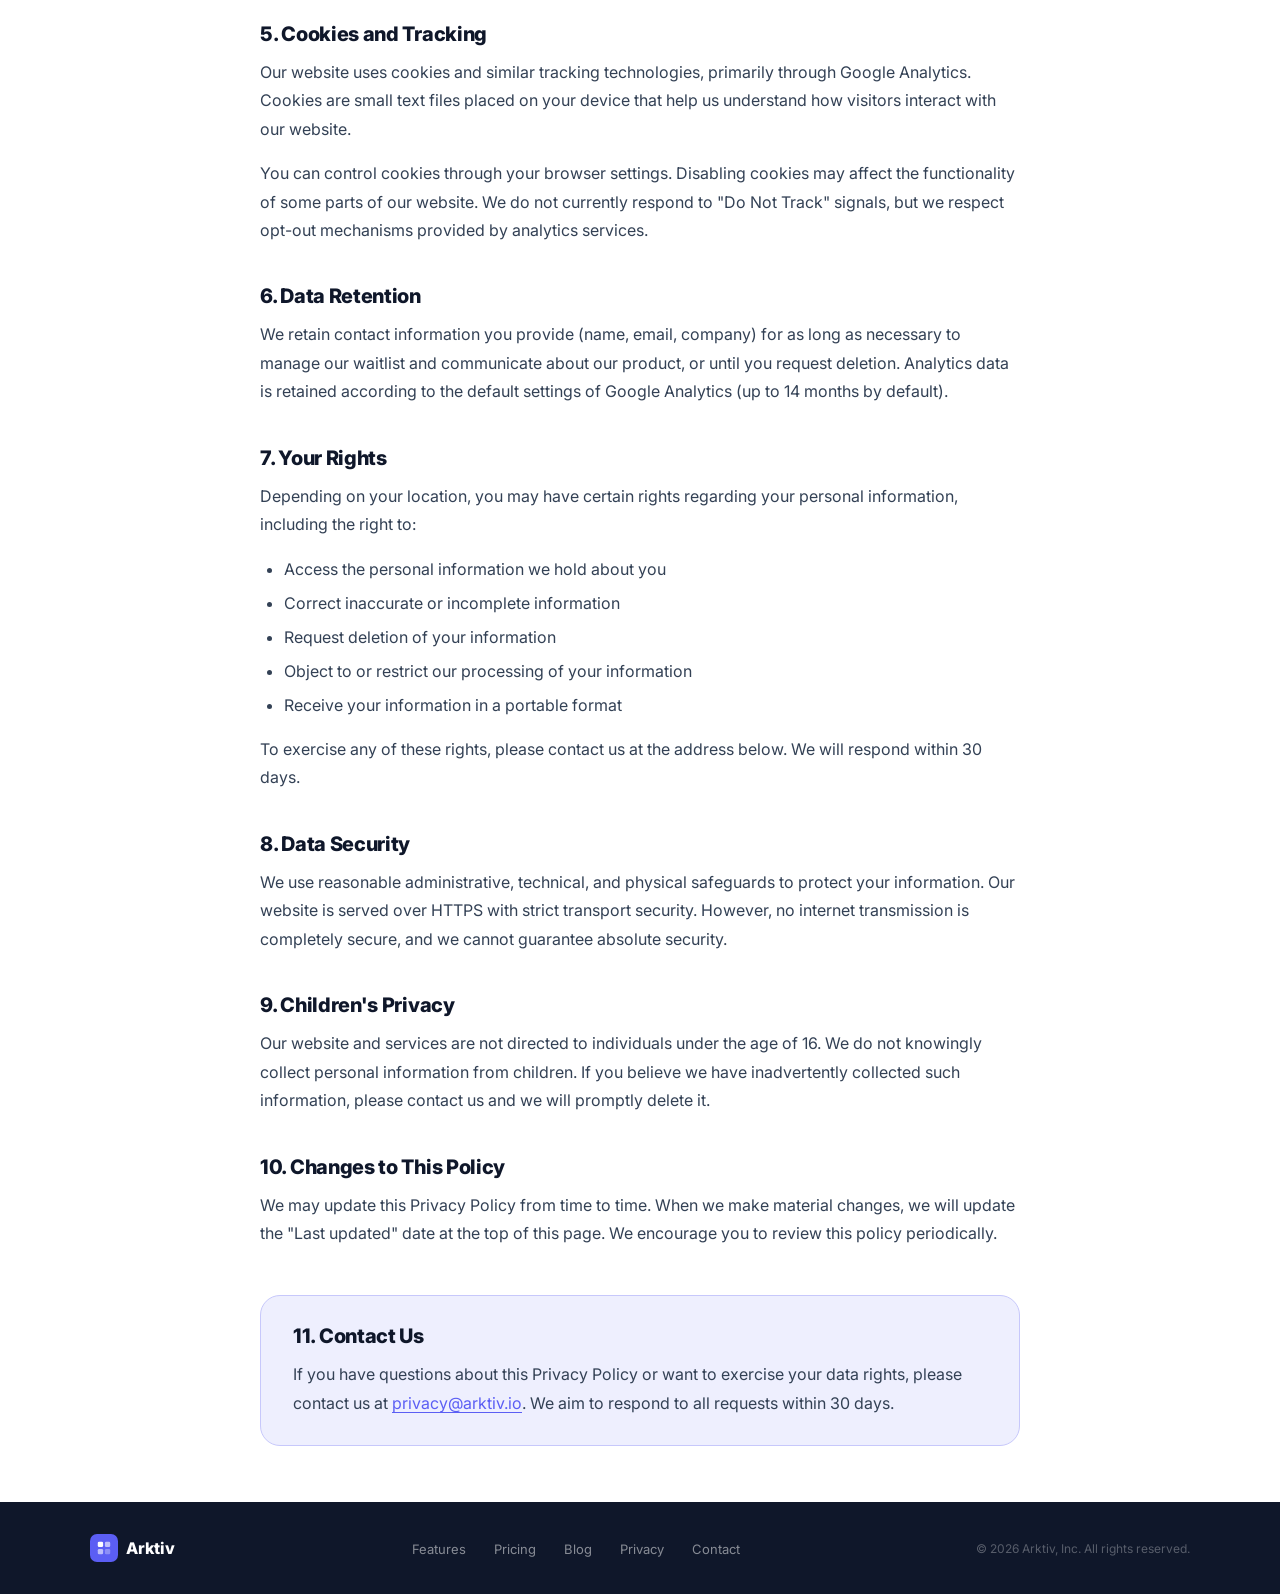
<file: privacy/index.html>
<!DOCTYPE html>
<html lang="en">
<head>
  <meta charset="UTF-8" />
  <meta name="viewport" content="width=device-width, initial-scale=1.0" />

  <!-- Primary SEO -->
  <title>Privacy Policy — Arktiv</title>
  <meta name="description" content="Arktiv's privacy policy. Learn how we collect, use, and protect your data." />
  <meta name="robots" content="index, follow" />
  <link rel="canonical" href="https://arktiv.io/privacy/" />

  <!-- Open Graph -->
  <meta property="og:type" content="website" />
  <meta property="og:url" content="https://arktiv.io/privacy/" />
  <meta property="og:title" content="Privacy Policy — Arktiv" />
  <meta property="og:description" content="Arktiv's privacy policy. Learn how we collect, use, and protect your data." />
  <meta property="og:site_name" content="Arktiv" />

  <!-- Favicon -->
  <link rel="icon" type="image/svg+xml" href="/assets/favicon.svg" />
  <link rel="icon" type="image/png" sizes="32x32" href="/assets/favicon-32.png" />
  <link rel="apple-touch-icon" sizes="180x180" href="/assets/apple-touch-icon.png" />

  <link rel="manifest" href="/manifest.json" />
  <meta name="theme-color" content="#5b5ef4" />

  <!-- GA4 -->
  <script async src="https://www.googletagmanager.com/gtag/js?id=G-D9FJMCFXXF"></script>
  <script>window.dataLayer=window.dataLayer||[];function gtag(){dataLayer.push(arguments);}gtag('js',new Date());gtag('config','G-D9FJMCFXXF');</script>

  <!-- Fonts -->
  <link rel="preconnect" href="https://fonts.googleapis.com" />
  <link rel="preconnect" href="https://fonts.gstatic.com" crossorigin />
  <link href="https://fonts.googleapis.com/css2?family=Inter:wght@400;700;800;900&display=swap" rel="stylesheet" />

  <!-- Shared styles -->
  <link rel="stylesheet" href="/assets/css/shared.css" />

  <style>
    .privacy-hero {
      background: var(--slate-50);
      border-bottom: 1px solid var(--slate-300);
      padding: 64px 5% 48px;
      margin-top: 64px;
    }
    .privacy-hero-inner { max-width: 760px; margin: 0 auto; }
    .privacy-hero h1 {
      font-size: clamp(28px, 4vw, 40px);
      font-weight: 900; letter-spacing: -1px;
      color: var(--slate-900); margin-bottom: 12px;
    }
    .privacy-hero p { font-size: 15px; color: var(--slate-500); }

    .privacy-body { padding: 56px 5%; }
    .privacy-body-inner { max-width: 760px; margin: 0 auto; }

    .privacy-body h2 {
      font-size: 20px; font-weight: 800;
      letter-spacing: -.3px; color: var(--slate-900);
      margin: 40px 0 12px;
    }
    .privacy-body h2:first-child { margin-top: 0; }

    .privacy-body p {
      font-size: 16px; line-height: 1.78;
      color: var(--slate-700); margin-bottom: 16px;
    }

    .privacy-body ul {
      margin: 0 0 16px 24px;
    }
    .privacy-body li {
      font-size: 16px; line-height: 1.75;
      color: var(--slate-700); margin-bottom: 6px;
    }

    .privacy-body a { color: var(--indigo); text-decoration: underline; text-underline-offset: 3px; }

    .privacy-contact {
      background: var(--indigo-light);
      border: 1.5px solid var(--indigo-mid);
      border-radius: var(--radius-lg);
      padding: 28px 32px;
      margin-top: 48px;
    }
    .privacy-contact h2 { margin-top: 0; }
    .privacy-contact p { margin-bottom: 0; }
  </style>
</head>
<body>

<a href="#main" class="skip-nav">Skip to main content</a>

<!-- ── NAV ── -->
<nav aria-label="Main navigation">
  <a href="/" class="nav-logo" aria-label="Arktiv home">
    <div class="nav-logo-mark" aria-hidden="true">
      <svg viewBox="0 0 18 18" fill="none"><rect x="2" y="2" width="6" height="6" rx="1.5" fill="white"/><rect x="10" y="2" width="6" height="6" rx="1.5" fill="white" opacity=".6"/><rect x="2" y="10" width="6" height="6" rx="1.5" fill="white" opacity=".6"/><rect x="10" y="10" width="6" height="6" rx="1.5" fill="white" opacity=".3"/></svg>
    </div>
    <span class="nav-logo-text">Ark<span>tiv</span></span>
  </a>
  <button class="hamburger" id="hamburger" aria-label="Toggle navigation" aria-expanded="false" aria-controls="navLinks" onclick="toggleNav()">
    <span></span><span></span><span></span>
  </button>
  <ul class="nav-links" id="navLinks">
    <li><a href="/#features">Features</a></li>
    <li><a href="/#pricing">Pricing</a></li>
    <li><a href="/blog/">Blog</a></li>
    <li><button class="nav-cta" onclick="openModal('nav')">Get early access</button></li>
  </ul>
</nav>

<!-- ── PRIVACY HERO ── -->
<header class="privacy-hero">
  <div class="privacy-hero-inner">
    <div class="section-label">Legal</div>
    <h1>Privacy Policy</h1>
    <p>Last updated: April 10, 2026. This policy explains what data we collect, why, and how we protect it.</p>
  </div>
</header>

<!-- ── PRIVACY BODY ── -->
<main id="main" class="privacy-body">
  <div class="privacy-body-inner">

    <h2>1. Who We Are</h2>
    <p>Arktiv, Inc. ("Arktiv", "we", "us", or "our") operates arktiv.io, an AI skills and prompt management platform for marketing teams. This Privacy Policy applies to information collected through our website and any services we offer.</p>

    <h2>2. Information We Collect</h2>
    <p>We collect information you provide directly to us, including:</p>
    <ul>
      <li><strong>Contact information</strong> — your name, work email address, and company name when you submit our waitlist or contact form.</li>
      <li><strong>Communications</strong> — messages you send us via email or through our website.</li>
    </ul>
    <p>We also collect certain information automatically when you visit our website:</p>
    <ul>
      <li><strong>Usage data</strong> — pages visited, time spent on pages, referral URLs, and browser type, collected via Google Analytics 4 (GA4).</li>
      <li><strong>Device information</strong> — IP address, operating system, and browser version.</li>
    </ul>

    <h2>3. How We Use Your Information</h2>
    <p>We use the information we collect to:</p>
    <ul>
      <li>Manage your place on our product waitlist and communicate about early access</li>
      <li>Respond to your inquiries and support requests</li>
      <li>Understand how visitors use our website so we can improve it</li>
      <li>Comply with legal obligations</li>
    </ul>
    <p>We do not sell your personal information to third parties. We do not use your data for automated decision-making that produces legal or similarly significant effects.</p>

    <h2>4. Information Sharing</h2>
    <p>We share your information only with the following categories of service providers, and only as necessary to operate our business:</p>
    <ul>
      <li><strong>HubSpot</strong> — our CRM provider, used to manage waitlist contacts and communications. HubSpot is subject to its own privacy policy.</li>
      <li><strong>Google Analytics</strong> — used for website analytics. Google may process data in accordance with its own privacy policy. You can opt out of Google Analytics tracking by installing the <a href="https://tools.google.com/dlpage/gaoptout" target="_blank" rel="noopener noreferrer">Google Analytics Opt-out Browser Add-on</a>.</li>
      <li><strong>Netlify</strong> — our website hosting provider, which processes form submissions and serves our website.</li>
    </ul>
    <p>We may also disclose information if required by law, legal process, or to protect the rights and safety of Arktiv, our users, or others.</p>

    <h2>5. Cookies and Tracking</h2>
    <p>Our website uses cookies and similar tracking technologies, primarily through Google Analytics. Cookies are small text files placed on your device that help us understand how visitors interact with our website.</p>
    <p>You can control cookies through your browser settings. Disabling cookies may affect the functionality of some parts of our website. We do not currently respond to "Do Not Track" signals, but we respect opt-out mechanisms provided by analytics services.</p>

    <h2>6. Data Retention</h2>
    <p>We retain contact information you provide (name, email, company) for as long as necessary to manage our waitlist and communicate about our product, or until you request deletion. Analytics data is retained according to the default settings of Google Analytics (up to 14 months by default).</p>

    <h2>7. Your Rights</h2>
    <p>Depending on your location, you may have certain rights regarding your personal information, including the right to:</p>
    <ul>
      <li>Access the personal information we hold about you</li>
      <li>Correct inaccurate or incomplete information</li>
      <li>Request deletion of your information</li>
      <li>Object to or restrict our processing of your information</li>
      <li>Receive your information in a portable format</li>
    </ul>
    <p>To exercise any of these rights, please contact us at the address below. We will respond within 30 days.</p>

    <h2>8. Data Security</h2>
    <p>We use reasonable administrative, technical, and physical safeguards to protect your information. Our website is served over HTTPS with strict transport security. However, no internet transmission is completely secure, and we cannot guarantee absolute security.</p>

    <h2>9. Children's Privacy</h2>
    <p>Our website and services are not directed to individuals under the age of 16. We do not knowingly collect personal information from children. If you believe we have inadvertently collected such information, please contact us and we will promptly delete it.</p>

    <h2>10. Changes to This Policy</h2>
    <p>We may update this Privacy Policy from time to time. When we make material changes, we will update the "Last updated" date at the top of this page. We encourage you to review this policy periodically.</p>

    <div class="privacy-contact">
      <h2>11. Contact Us</h2>
      <p>If you have questions about this Privacy Policy or want to exercise your data rights, please contact us at <a href="mailto:privacy@arktiv.io">privacy@arktiv.io</a>. We aim to respond to all requests within 30 days.</p>
    </div>

  </div>
</main>

<!-- ── FOOTER ── -->
<footer>
  <div class="footer-inner">
    <a href="/" class="footer-logo" aria-label="Arktiv home">
      <div class="footer-logo-mark" aria-hidden="true">
        <svg viewBox="0 0 18 18" fill="none" width="16" height="16">
          <rect x="2" y="2" width="6" height="6" rx="1.5" fill="white"/>
          <rect x="10" y="2" width="6" height="6" rx="1.5" fill="white" opacity=".6"/>
          <rect x="2" y="10" width="6" height="6" rx="1.5" fill="white" opacity=".6"/>
          <rect x="10" y="10" width="6" height="6" rx="1.5" fill="white" opacity=".3"/>
        </svg>
      </div>
      <span class="footer-logo-text">Arktiv</span>
    </a>
    <ul class="footer-links">
      <li><a href="/#features">Features</a></li>
      <li><a href="/#pricing">Pricing</a></li>
      <li><a href="/blog/">Blog</a></li>
      <li><a href="/privacy/" aria-current="page">Privacy</a></li>
      <li><a href="#" onclick="openModal('footer');return false;">Contact</a></li>
    </ul>
    <span class="footer-copy">© 2026 Arktiv, Inc. All rights reserved.</span>
  </div>
</footer>

<!-- ── MODAL (static for Netlify Forms detection) ── -->
<div id="leadModal" class="modal-overlay" role="dialog" aria-modal="true" aria-labelledby="modalHeading">
  <div class="modal-card">
    <button class="modal-close" aria-label="Close modal">&times;</button>
    <div id="modalFormWrap">
      <h2 id="modalHeading">Get early access to Arktiv</h2>
      <p class="modal-sub">Join 340+ performance marketers on the waitlist.</p>
      <form id="leadForm" data-netlify="true" name="lead-capture" netlify-honeypot="bot-field">
        <input type="hidden" name="form-name" value="lead-capture" />
        <p style="display:none"><label>Don't fill this: <input name="bot-field" /></label></p>
        <div class="form-group">
          <label for="lead-name">Full name</label>
          <input type="text" id="lead-name" name="name" placeholder="Jane Smith" required autocomplete="name" />
        </div>
        <div class="form-group">
          <label for="lead-email">Work email</label>
          <input type="email" id="lead-email" name="email" placeholder="jane@company.com" required autocomplete="email" />
        </div>
        <div class="form-group">
          <label for="lead-company">Company name</label>
          <input type="text" id="lead-company" name="company" placeholder="Acme Inc." required autocomplete="organization" />
        </div>
        <button type="submit" class="modal-submit" id="modalSubmitBtn">Get early access →</button>
        <p id="modalError" class="modal-error" role="alert" style="display:none">Something went wrong. Please try again or email us directly.</p>
      </form>
      <p class="modal-disclaimer">No spam. No credit card. We'll reach out personally.</p>
    </div>
    <div class="modal-success" id="modalSuccess" aria-live="polite">
      <div class="modal-success-icon" aria-hidden="true">🎉</div>
      <h3 tabindex="-1">You're on the list!</h3>
      <p>Thanks for your interest in Arktiv. We'll be in touch personally when your beta spot is ready.</p>
    </div>
  </div>
</div>

<script src="/assets/js/modal.js"></script>
<script src="/assets/js/nav.js"></script>
</body>
</html>
</file>
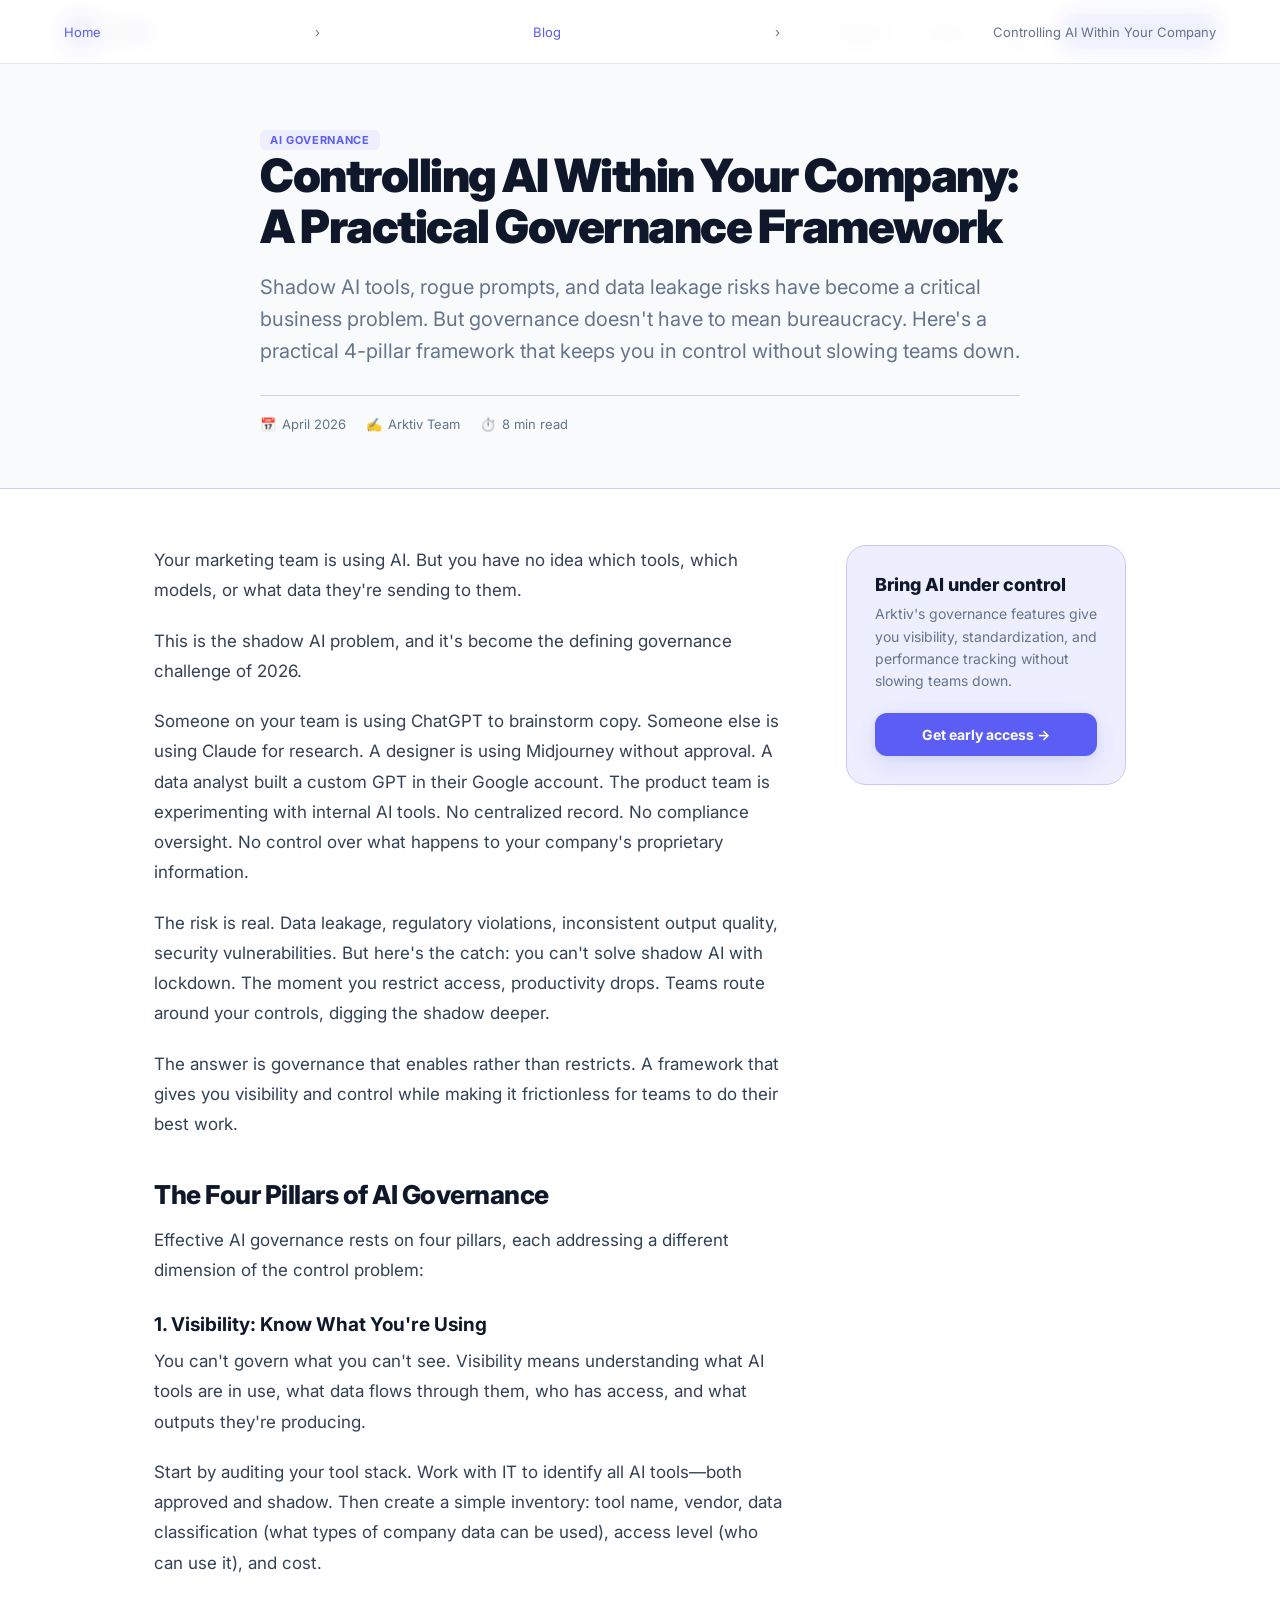
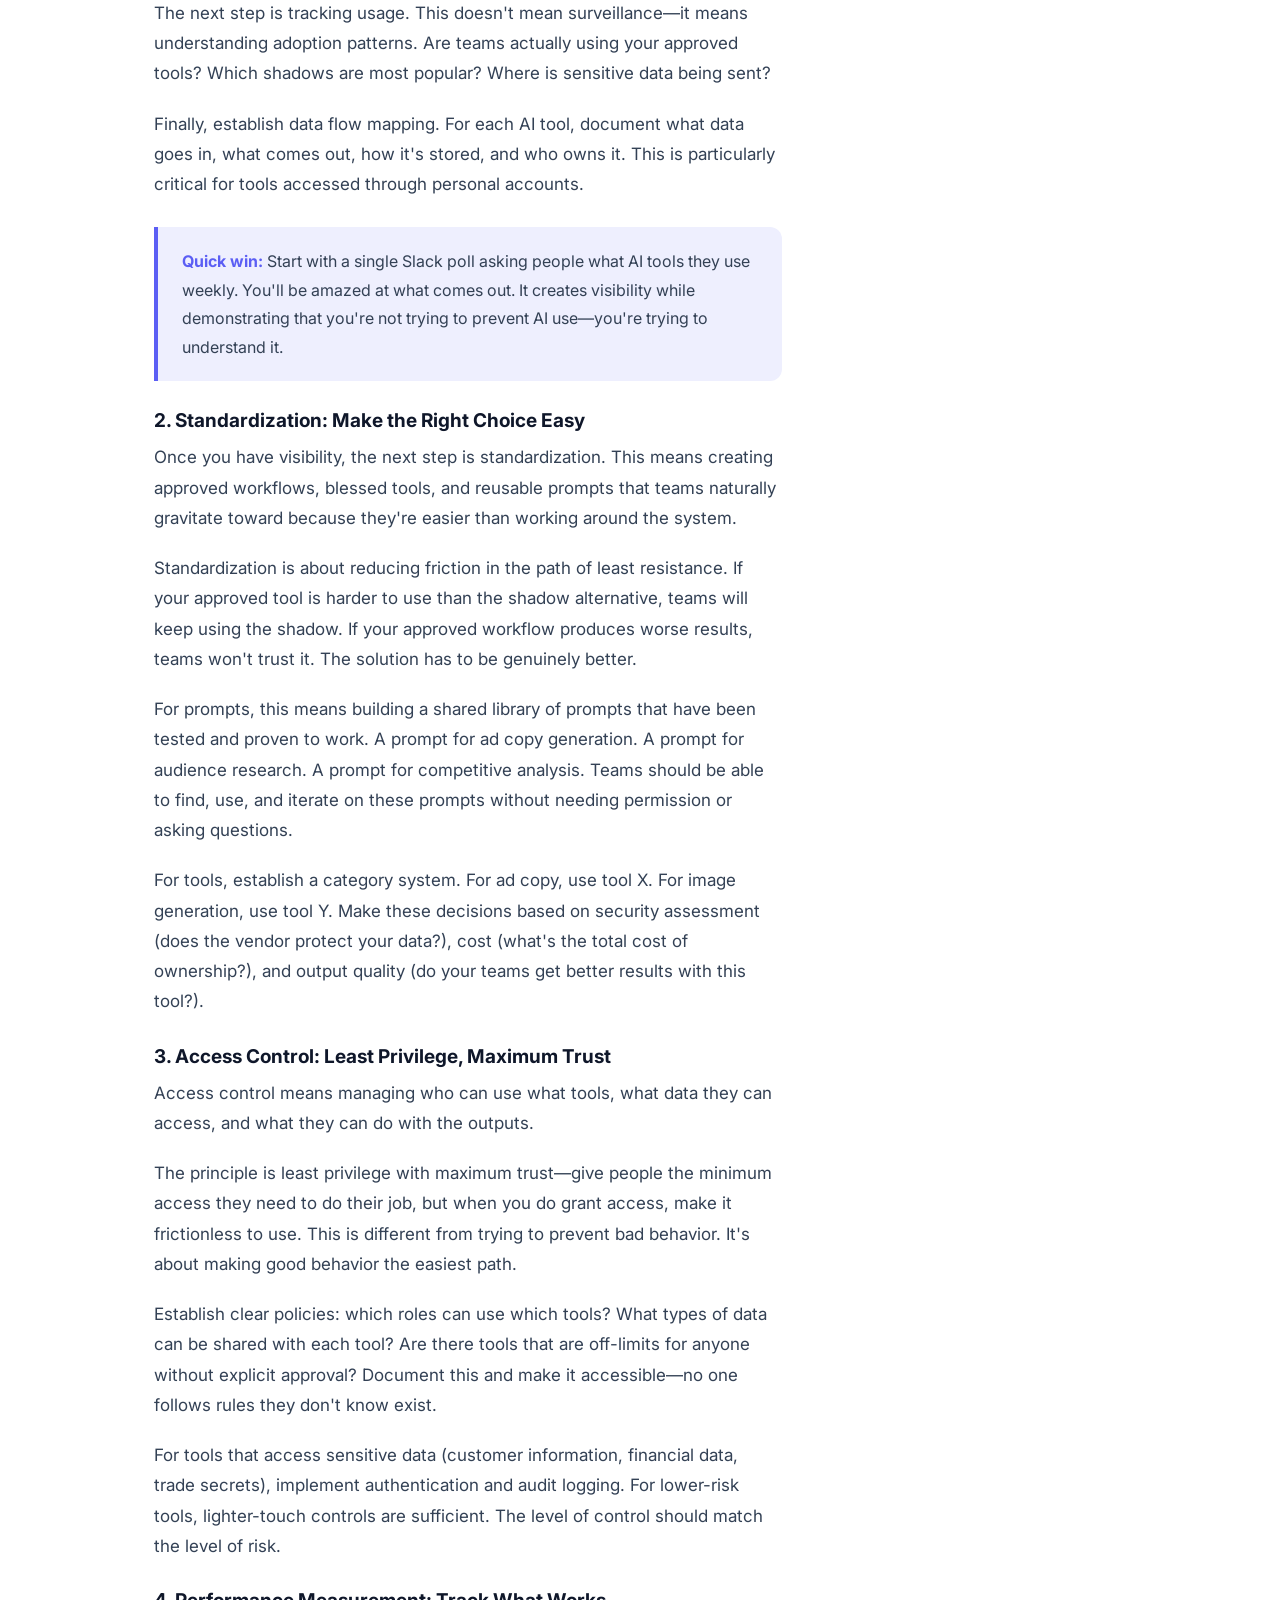
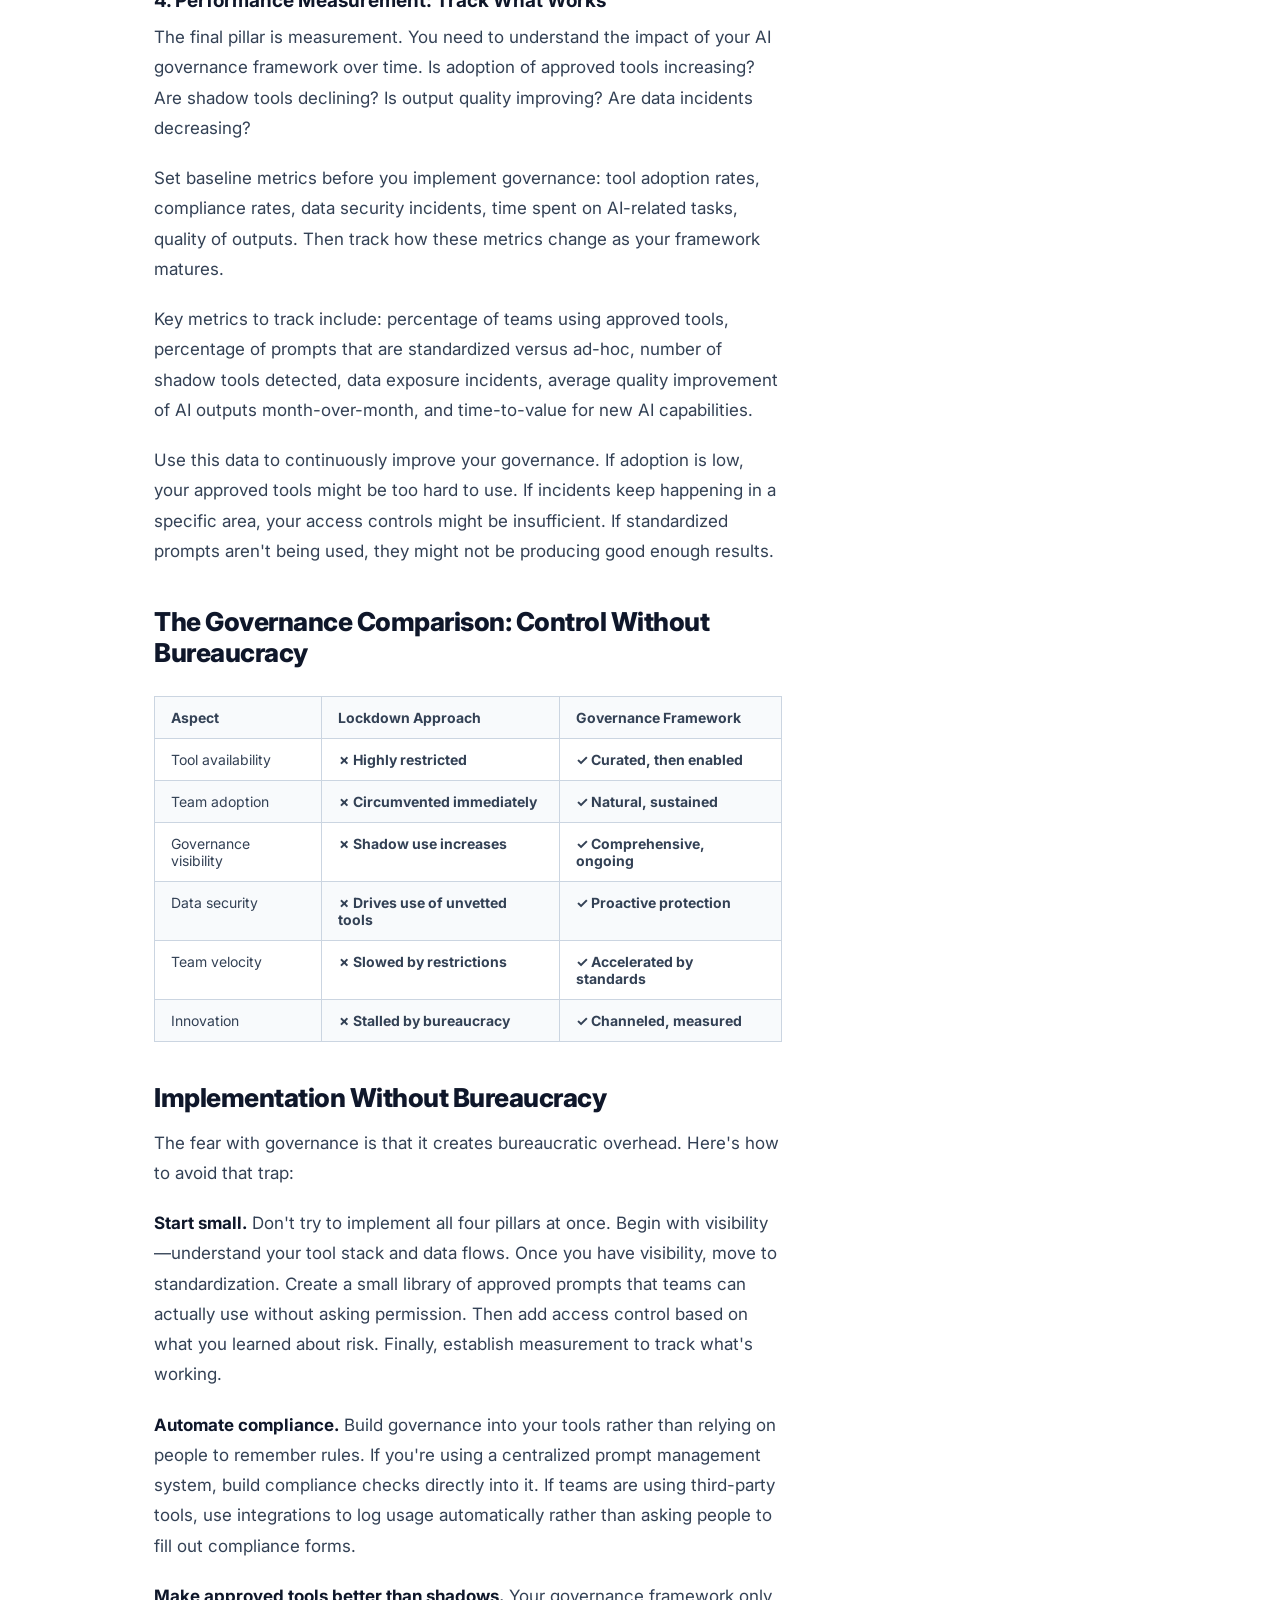
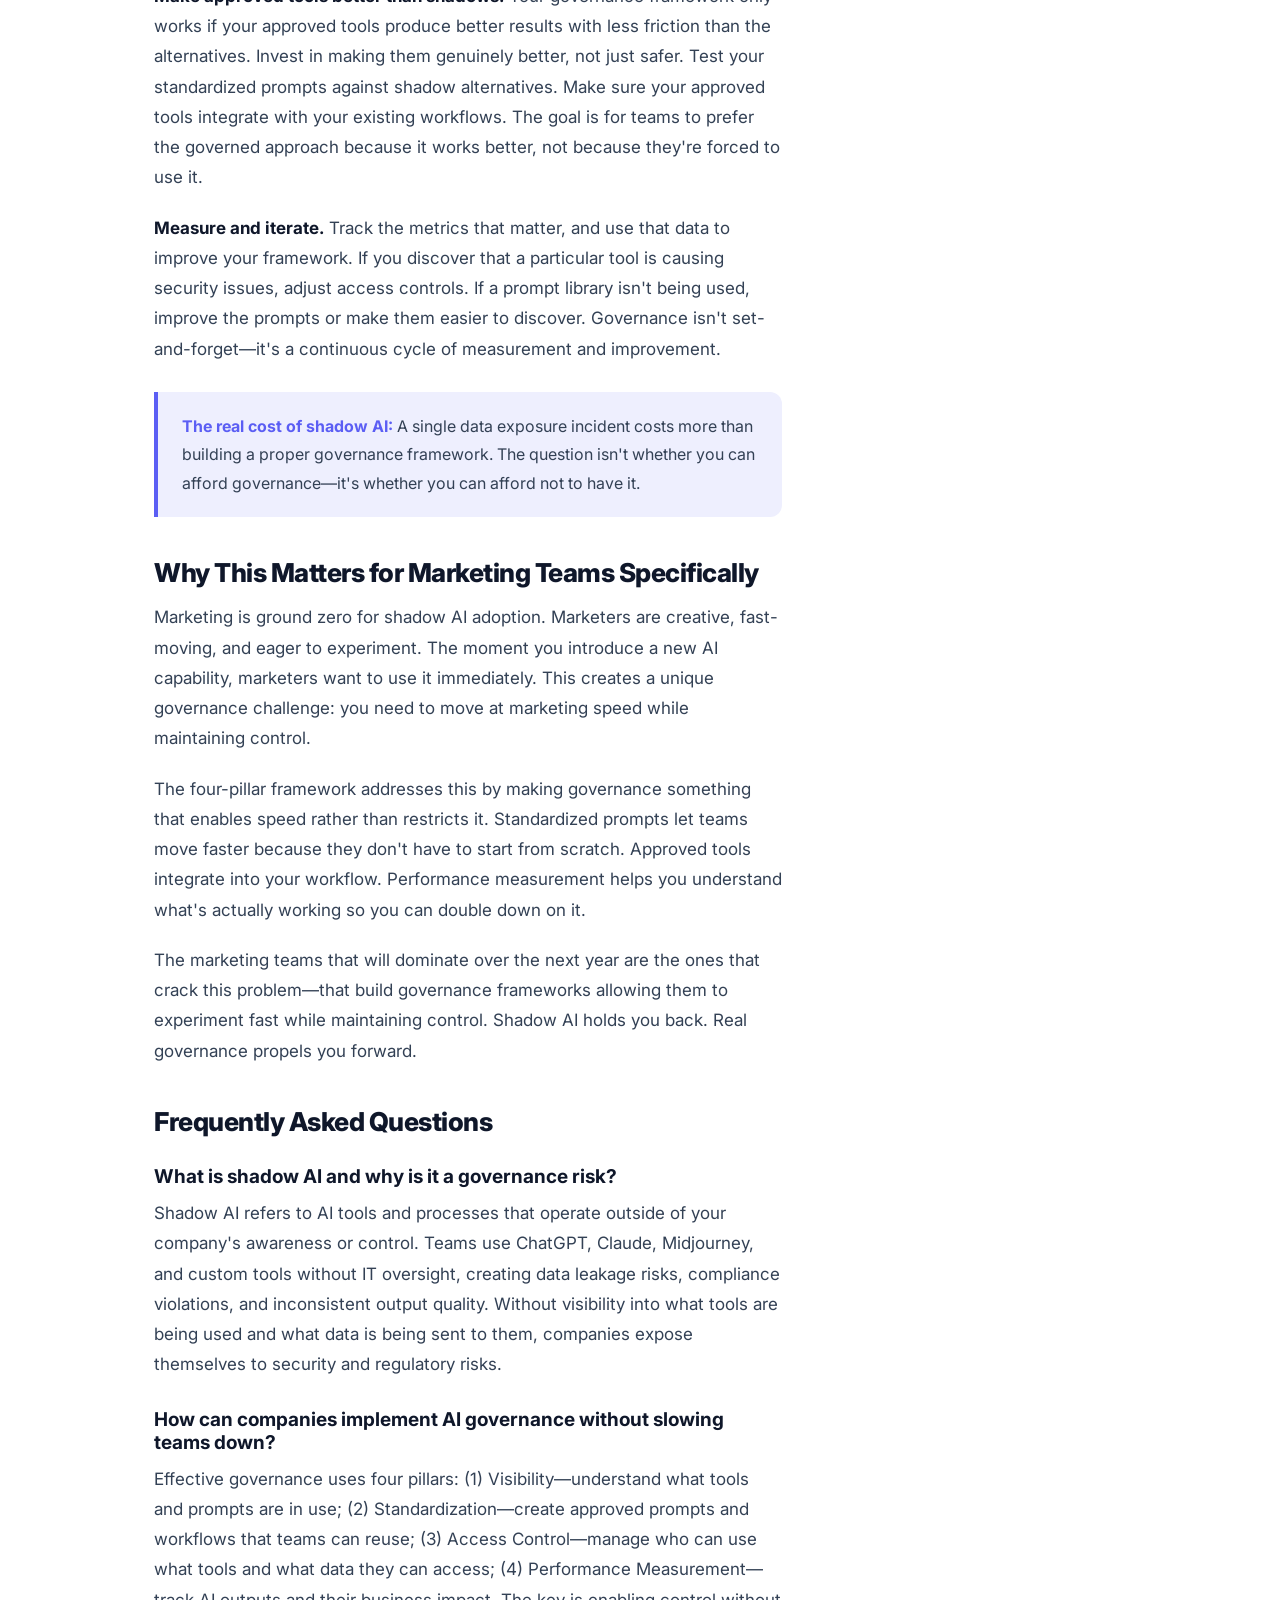
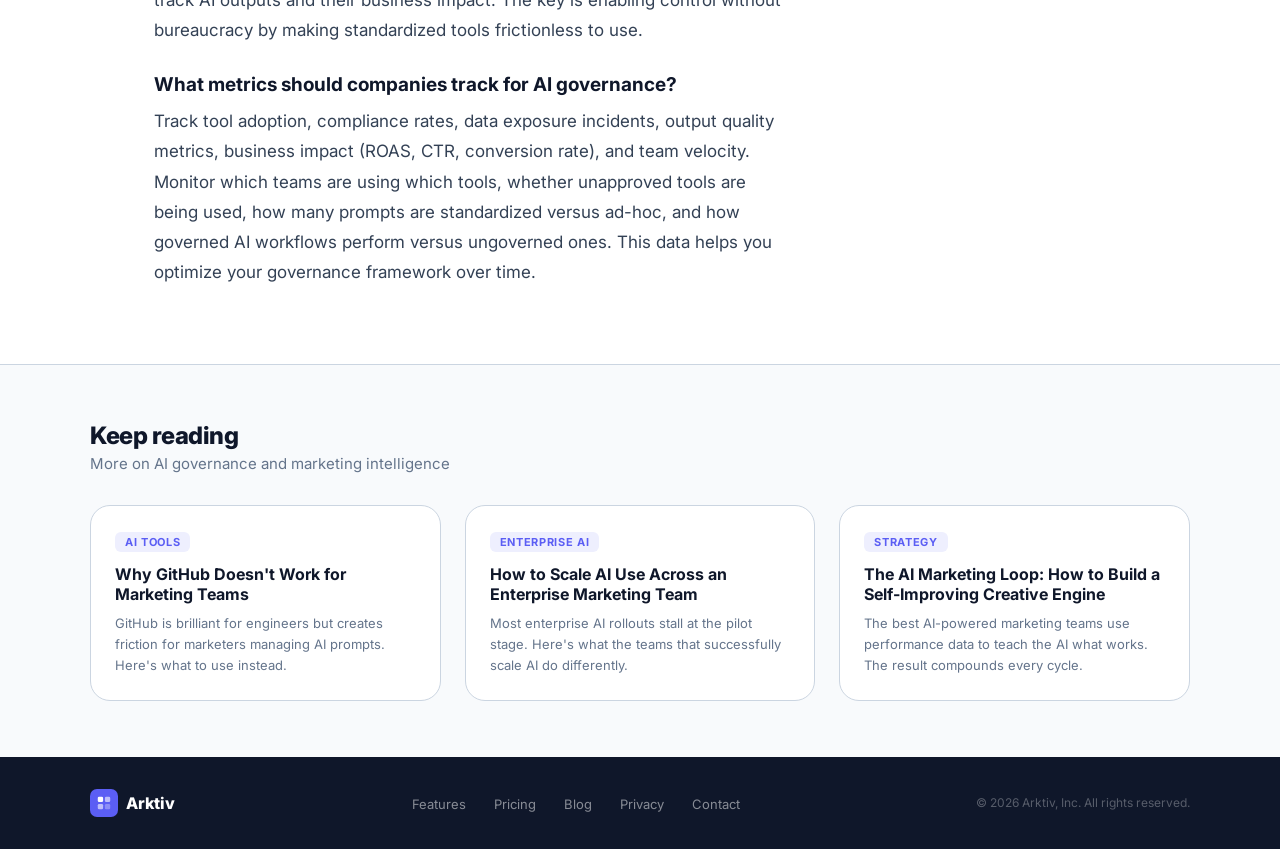
<file: blog/controlling-ai-within-your-company/index.html>
<!DOCTYPE html>
<html lang="en">
<head>
  <meta charset="UTF-8" />
  <meta name="viewport" content="width=device-width, initial-scale=1.0" />

  <!-- Primary SEO -->
  <title>Controlling AI Within Your Company: A Practical Governance Framework — Arktiv</title>
  <meta name="description" content="Shadow AI tools, rogue prompts, and data leakage risk are out of control. Here's a practical 4-pillar governance framework that keeps your company in control without slowing teams down." />
  <meta name="robots" content="index, follow" />
  <link rel="canonical" href="https://arktiv.io/blog/controlling-ai-within-your-company/" />

  <!-- Open Graph -->
  <meta property="og:type" content="article" />
  <meta property="og:url" content="https://arktiv.io/blog/controlling-ai-within-your-company/" />
  <meta property="og:title" content="Controlling AI Within Your Company: A Practical Governance Framework — Arktiv" />
  <meta property="og:description" content="A governance framework that keeps you in control without slowing your team down." />
  <meta property="og:image" content="https://arktiv.io/assets/og-image.png" />
  <meta property="og:site_name" content="Arktiv" />
  <meta property="article:published_time" content="2026-04-10" />
  <meta property="article:author" content="Arktiv Team" />

  <!-- Twitter Card -->
  <meta name="twitter:card" content="summary_large_image" />
  <meta name="twitter:title" content="Controlling AI Within Your Company: A Practical Governance Framework" />
  <meta name="twitter:description" content="Shadow AI tools, rogue prompts, and data leakage risk are out of control. Here's what to do about it." />

  <!-- Favicon -->
  <link rel="icon" type="image/svg+xml" href="/assets/favicon.svg" />
  <link rel="icon" type="image/png" sizes="32x32" href="/assets/favicon-32.png" />
  <link rel="apple-touch-icon" sizes="180x180" href="/assets/apple-touch-icon.png" />

  <link rel="manifest" href="/manifest.json" />
  <meta name="theme-color" content="#5b5ef4" />

  <!-- JSON-LD Article Schema -->
  <script type="application/ld+json">
  {
    "@context": "https://schema.org",
    "@type": "Article",
    "headline": "Controlling AI Within Your Company: A Practical Governance Framework",
    "description": "Shadow AI tools, rogue prompts, and data leakage risk are out of control. Here's a practical 4-pillar governance framework that keeps your company in control without slowing teams down.",
    "url": "https://arktiv.io/blog/controlling-ai-within-your-company/",
    "datePublished": "2026-04-10",
    "dateModified": "2026-04-10",
    "author": { "@type": "Organization", "name": "Arktiv", "url": "https://arktiv.io" },
    "publisher": {
      "@type": "Organization",
      "name": "Arktiv",
      "url": "https://arktiv.io",
      "logo": { "@type": "ImageObject", "url": "https://arktiv.io/assets/favicon.svg" }
    },
    "mainEntityOfPage": { "@type": "WebPage", "@id": "https://arktiv.io/blog/controlling-ai-within-your-company/" }
  }
  </script>

  <!-- JSON-LD: BreadcrumbList -->
  <script type="application/ld+json">
  {
    "@context": "https://schema.org",
    "@type": "BreadcrumbList",
    "itemListElement": [
      { "@type": "ListItem", "position": 1, "name": "Home", "item": "https://arktiv.io/" },
      { "@type": "ListItem", "position": 2, "name": "Blog", "item": "https://arktiv.io/blog/" },
      { "@type": "ListItem", "position": 3, "name": "Controlling AI Within Your Company: A Practical Governance Framework", "item": "https://arktiv.io/blog/controlling-ai-within-your-company/" }
    ]
  }
  </script>

  <!-- FAQ Schema for AI search visibility -->
  <script type="application/ld+json">
  {
    "@context": "https://schema.org",
    "@type": "FAQPage",
    "mainEntity": [
      {
        "@type": "Question",
        "name": "What is shadow AI and why is it a governance risk?",
        "acceptedAnswer": {
          "@type": "Answer",
          "text": "Shadow AI refers to AI tools and processes that operate outside of your company's awareness or control. Teams use ChatGPT, Claude, Midjourney, and custom tools without IT oversight, creating data leakage risks, compliance violations, and inconsistent output quality. Without visibility into what tools are being used and what data is being sent to them, companies expose themselves to security and regulatory risks."
        }
      },
      {
        "@type": "Question",
        "name": "How can companies implement AI governance without slowing teams down?",
        "acceptedAnswer": {
          "@type": "Answer",
          "text": "Effective governance uses four pillars: (1) Visibility — understand what tools and prompts are in use; (2) Standardization — create approved prompts and workflows that teams can reuse; (3) Access Control — manage who can use what tools and what data they can access; (4) Performance Measurement — track AI outputs and their business impact. The key is enabling control without bureaucracy by making standardized tools frictionless to use."
        }
      },
      {
        "@type": "Question",
        "name": "What metrics should companies track for AI governance?",
        "acceptedAnswer": {
          "@type": "Answer",
          "text": "Track tool adoption, compliance rates, data exposure incidents, output quality metrics, business impact (ROAS, CTR, conversion rate), and team velocity. Monitor which teams are using which tools, whether unapproved tools are being used, how many prompts are standardized versus ad-hoc, and how governed AI workflows perform versus ungoverned ones. This data helps you optimize your governance framework over time."
        }
      }
    ]
  }
  </script>

  <!-- GA4 -->
  <script async src="https://www.googletagmanager.com/gtag/js?id=G-D9FJMCFXXF"></script>
  <script>window.dataLayer=window.dataLayer||[];function gtag(){dataLayer.push(arguments);}gtag('js',new Date());gtag('config','G-D9FJMCFXXF');</script>

  <!-- Fonts -->
  <link rel="preconnect" href="https://fonts.googleapis.com" />
  <link rel="preconnect" href="https://fonts.gstatic.com" crossorigin />
  <link href="https://fonts.googleapis.com/css2?family=Inter:wght@400;700;800;900&display=swap" rel="stylesheet" />

  <!-- Shared styles -->
  <link rel="stylesheet" href="/assets/css/shared.css" />

  <style>
    /* ── ARTICLE LAYOUT ── */
    .article-hero {
      background: var(--slate-50);
      border-bottom: 1px solid var(--slate-300);
      padding: 64px 5% 56px;
      margin-top: 64px;
    }
    .article-hero-inner { max-width: 760px; margin: 0 auto; }

    .breadcrumb {
      display: flex; align-items: center; gap: 8px;
      font-size: 13px; color: var(--slate-500);
      margin-bottom: 24px;
    }
    .breadcrumb a { color: var(--indigo); text-decoration: none; }
    .breadcrumb a:hover { text-decoration: underline; }

    .article-hero h1 {
      font-size: clamp(28px, 4.5vw, 46px);
      font-weight: 900; letter-spacing: -1.5px;
      color: var(--slate-900); line-height: 1.1;
      margin-bottom: 20px;
    }
    .article-hero .lede {
      font-size: 20px; color: var(--slate-500);
      line-height: 1.6; margin-bottom: 28px;
    }
    .article-meta {
      display: flex; align-items: center; gap: 20px;
      font-size: 13px; color: var(--slate-500);
      border-top: 1px solid var(--slate-300);
      padding-top: 20px; flex-wrap: wrap;
    }
    .article-meta-item { display: flex; align-items: center; gap: 6px; }

    /* ── ARTICLE BODY ── */
    .article-body {
      padding: 56px 5%;
      display: grid;
      grid-template-columns: 1fr 280px;
      gap: 64px;
      max-width: 1100px;
      margin: 0 auto;
    }
    .article-content { min-width: 0; }
    .article-content h2 {
      font-size: 26px; font-weight: 800;
      letter-spacing: -.5px; color: var(--slate-900);
      margin: 40px 0 14px; line-height: 1.2;
    }
    .article-content h3 {
      font-size: 19px; font-weight: 700;
      color: var(--slate-900); margin: 28px 0 10px;
    }
    .article-content p {
      font-size: 17px; line-height: 1.78;
      color: var(--slate-700); margin-bottom: 20px;
    }
    .article-content ul, .article-content ol { margin: 0 0 20px 24px; }
    .article-content li {
      font-size: 17px; line-height: 1.75;
      color: var(--slate-700); margin-bottom: 8px;
    }
    .article-content strong { color: var(--slate-900); font-weight: 700; }
    .article-content a { color: var(--indigo); text-decoration: underline; text-underline-offset: 3px; }
    .article-content code {
      background: var(--slate-100); color: var(--slate-700);
      padding: 2px 6px; border-radius: 4px;
      font-size: 14px; font-family: monospace;
    }

    .callout {
      background: var(--indigo-light);
      border-left: 4px solid var(--indigo);
      border-radius: 0 var(--radius) var(--radius) 0;
      padding: 20px 24px; margin: 28px 0;
    }
    .callout p { margin: 0; color: var(--slate-700); font-size: 16px; }
    .callout strong { color: var(--indigo); }

    .comparison-table {
      width: 100%; border-collapse: collapse;
      margin: 28px 0; font-size: 14px;
    }
    .comparison-table th {
      background: var(--slate-50); padding: 12px 16px;
      text-align: left; font-weight: 700;
      color: var(--slate-700); border: 1px solid var(--slate-300);
    }
    .comparison-table td {
      padding: 12px 16px; border: 1px solid var(--slate-300);
      color: var(--slate-700); vertical-align: top;
    }
    .comparison-table tr:nth-child(even) td { background: var(--slate-50); }
    .check { color: #16a34a; font-weight: 700; }
    .cross { color: #dc2626; font-weight: 700; }

    /* ── SIDEBAR ── */
    .sidebar-card {
      background: var(--indigo-light);
      border: 1.5px solid var(--indigo-mid);
      border-radius: var(--radius-lg);
      padding: 28px;
      position: sticky;
      top: 84px;
    }
    .sidebar-card h3 { font-size: 18px; font-weight: 800; color: var(--slate-900); margin-bottom: 8px; }
    .sidebar-card p { font-size: 14px; color: var(--slate-500); line-height: 1.6; margin-bottom: 20px; }
    .sidebar-btn {
      width: 100%;
      background: var(--indigo); color: var(--white);
      border: none; padding: 13px 20px;
      border-radius: var(--radius);
      font-size: 14px; font-weight: 700; font-family: inherit;
      cursor: pointer; transition: background .2s;
      box-shadow: var(--shadow-lg);
    }
    .sidebar-btn:hover { background: var(--indigo-dark); }

    /* ── RELATED POSTS ── */
    .related-posts {
      padding: 56px 5%;
      background: var(--slate-50);
      border-top: 1px solid var(--slate-300);
    }
    .related-inner { max-width: 1100px; margin: 0 auto; }
    .related-grid {
      display: grid;
      grid-template-columns: repeat(auto-fill, minmax(280px, 1fr));
      gap: 24px; margin-top: 32px;
    }
    .related-card {
      background: var(--white); border: 1.5px solid var(--slate-300);
      border-radius: var(--radius-lg); padding: 24px;
      text-decoration: none; color: inherit;
      transition: border-color .2s, box-shadow .2s;
    }
    .related-card:hover { border-color: var(--indigo-mid); box-shadow: var(--shadow-lg); }
    .related-card .post-tag { margin-bottom: 12px; }
    .related-card h3 { font-size: 16px; font-weight: 700; margin-bottom: 8px; line-height: 1.3; }
    .related-card p { font-size: 13px; color: var(--slate-500); line-height: 1.6; }

    @media (max-width: 768px) {
      .article-body { grid-template-columns: 1fr; gap: 40px; }
      .article-sidebar { display: none; }
    }
  </style>
</head>
<body>

<a href="#main" class="skip-nav">Skip to main content</a>

<!-- ── MODAL (static for Netlify Forms detection) ── -->
<div id="leadModal" class="modal-overlay" role="dialog" aria-modal="true" aria-labelledby="modalHeading">
  <div class="modal-card">
    <button class="modal-close" aria-label="Close modal">&times;</button>
    <div id="modalFormWrap">
      <h2 id="modalHeading">Get early access to Arktiv</h2>
      <p class="modal-sub">Join 340+ performance marketers on the waitlist.</p>
      <form id="leadForm" data-netlify="true" name="lead-capture" netlify-honeypot="bot-field">
        <input type="hidden" name="form-name" value="lead-capture" />
        <p style="display:none"><label>Don't fill this: <input name="bot-field" /></label></p>
        <div class="form-group">
          <label for="lead-name">Full name</label>
          <input type="text" id="lead-name" name="name" placeholder="Jane Smith" required autocomplete="name" />
        </div>
        <div class="form-group">
          <label for="lead-email">Work email</label>
          <input type="email" id="lead-email" name="email" placeholder="jane@company.com" required autocomplete="email" />
        </div>
        <div class="form-group">
          <label for="lead-company">Company name</label>
          <input type="text" id="lead-company" name="company" placeholder="Acme Inc." required autocomplete="organization" />
        </div>
        <button type="submit" class="modal-submit" id="modalSubmitBtn">Get early access →</button>
        <p id="modalError" class="modal-error" role="alert" style="display:none">Something went wrong. Please try again or email us directly.</p>
      </form>
      <p class="modal-disclaimer">No spam. No credit card. We'll reach out personally.</p>
    </div>
    <div class="modal-success" id="modalSuccess" aria-live="polite">
      <div class="modal-success-icon" aria-hidden="true">🎉</div>
      <h3 tabindex="-1">You're on the list!</h3>
      <p>We'll be in touch personally when your beta spot is ready.</p>
    </div>
  </div>
</div>

<!-- ── NAV ── -->
<nav aria-label="Main navigation">
  <a href="/" class="nav-logo" aria-label="Arktiv home">
    <div class="nav-logo-mark" aria-hidden="true">
      <svg viewBox="0 0 18 18" fill="none"><rect x="2" y="2" width="6" height="6" rx="1.5" fill="white"/><rect x="10" y="2" width="6" height="6" rx="1.5" fill="white" opacity=".6"/><rect x="2" y="10" width="6" height="6" rx="1.5" fill="white" opacity=".6"/><rect x="10" y="10" width="6" height="6" rx="1.5" fill="white" opacity=".3"/></svg>
    </div>
    <span class="nav-logo-text">Ark<span>tiv</span></span>
  </a>
  <button class="hamburger" id="hamburger" aria-label="Toggle navigation" aria-expanded="false" aria-controls="navLinks" onclick="toggleNav()">
    <span></span><span></span><span></span>
  </button>
  <ul class="nav-links" id="navLinks">
    <li><a href="/#features">Features</a></li>
    <li><a href="/#pricing">Pricing</a></li>
    <li><a href="/blog/">Blog</a></li>
    <li><button class="nav-cta" onclick="openModal('nav')">Get early access</button></li>
  </ul>
</nav>

<!-- ── ARTICLE HERO ── -->
<header class="article-hero">
  <div class="article-hero-inner">
    <nav class="breadcrumb" aria-label="Breadcrumb">
      <a href="/">Home</a> <span aria-hidden="true">›</span>
      <a href="/blog/">Blog</a> <span aria-hidden="true">›</span>
      <span>Controlling AI Within Your Company</span>
    </nav>
    <span class="post-tag">AI Governance</span>
    <h1>Controlling AI Within Your Company: A Practical Governance Framework</h1>
    <p class="lede">Shadow AI tools, rogue prompts, and data leakage risks have become a critical business problem. But governance doesn't have to mean bureaucracy. Here's a practical 4-pillar framework that keeps you in control without slowing teams down.</p>
    <div class="article-meta">
      <span class="article-meta-item"><span aria-hidden="true">📅</span> April 2026</span>
      <span class="article-meta-item"><span aria-hidden="true">✍️</span> Arktiv Team</span>
      <span class="article-meta-item"><span aria-hidden="true">⏱️</span> 8 min read</span>
    </div>
  </div>
</header>

<!-- ── ARTICLE BODY ── -->
<main id="main">
  <div class="article-body">
    <article class="article-content">

      <p>Your marketing team is using AI. But you have no idea which tools, which models, or what data they're sending to them.</p>

      <p>This is the shadow AI problem, and it's become the defining governance challenge of 2026.</p>

      <p>Someone on your team is using ChatGPT to brainstorm copy. Someone else is using Claude for research. A designer is using Midjourney without approval. A data analyst built a custom GPT in their Google account. The product team is experimenting with internal AI tools. No centralized record. No compliance oversight. No control over what happens to your company's proprietary information.</p>

      <p>The risk is real. Data leakage, regulatory violations, inconsistent output quality, security vulnerabilities. But here's the catch: you can't solve shadow AI with lockdown. The moment you restrict access, productivity drops. Teams route around your controls, digging the shadow deeper.</p>

      <p>The answer is governance that enables rather than restricts. A framework that gives you visibility and control while making it frictionless for teams to do their best work.</p>

      <h2>The Four Pillars of AI Governance</h2>

      <p>Effective AI governance rests on four pillars, each addressing a different dimension of the control problem:</p>

      <h3>1. Visibility: Know What You're Using</h3>

      <p>You can't govern what you can't see. Visibility means understanding what AI tools are in use, what data flows through them, who has access, and what outputs they're producing.</p>

      <p>Start by auditing your tool stack. Work with IT to identify all AI tools—both approved and shadow. Then create a simple inventory: tool name, vendor, data classification (what types of company data can be used), access level (who can use it), and cost.</p>

      <p>The next step is tracking usage. This doesn't mean surveillance—it means understanding adoption patterns. Are teams actually using your approved tools? Which shadows are most popular? Where is sensitive data being sent?</p>

      <p>Finally, establish data flow mapping. For each AI tool, document what data goes in, what comes out, how it's stored, and who owns it. This is particularly critical for tools accessed through personal accounts.</p>

      <div class="callout">
        <p><strong>Quick win:</strong> Start with a single Slack poll asking people what AI tools they use weekly. You'll be amazed at what comes out. It creates visibility while demonstrating that you're not trying to prevent AI use—you're trying to understand it.</p>
      </div>

      <h3>2. Standardization: Make the Right Choice Easy</h3>

      <p>Once you have visibility, the next step is standardization. This means creating approved workflows, blessed tools, and reusable prompts that teams naturally gravitate toward because they're easier than working around the system.</p>

      <p>Standardization is about reducing friction in the path of least resistance. If your approved tool is harder to use than the shadow alternative, teams will keep using the shadow. If your approved workflow produces worse results, teams won't trust it. The solution has to be genuinely better.</p>

      <p>For prompts, this means building a shared library of prompts that have been tested and proven to work. A prompt for ad copy generation. A prompt for audience research. A prompt for competitive analysis. Teams should be able to find, use, and iterate on these prompts without needing permission or asking questions.</p>

      <p>For tools, establish a category system. For ad copy, use tool X. For image generation, use tool Y. Make these decisions based on security assessment (does the vendor protect your data?), cost (what's the total cost of ownership?), and output quality (do your teams get better results with this tool?).</p>

      <h3>3. Access Control: Least Privilege, Maximum Trust</h3>

      <p>Access control means managing who can use what tools, what data they can access, and what they can do with the outputs.</p>

      <p>The principle is least privilege with maximum trust—give people the minimum access they need to do their job, but when you do grant access, make it frictionless to use. This is different from trying to prevent bad behavior. It's about making good behavior the easiest path.</p>

      <p>Establish clear policies: which roles can use which tools? What types of data can be shared with each tool? Are there tools that are off-limits for anyone without explicit approval? Document this and make it accessible—no one follows rules they don't know exist.</p>

      <p>For tools that access sensitive data (customer information, financial data, trade secrets), implement authentication and audit logging. For lower-risk tools, lighter-touch controls are sufficient. The level of control should match the level of risk.</p>

      <h3>4. Performance Measurement: Track What Works</h3>

      <p>The final pillar is measurement. You need to understand the impact of your AI governance framework over time. Is adoption of approved tools increasing? Are shadow tools declining? Is output quality improving? Are data incidents decreasing?</p>

      <p>Set baseline metrics before you implement governance: tool adoption rates, compliance rates, data security incidents, time spent on AI-related tasks, quality of outputs. Then track how these metrics change as your framework matures.</p>

      <p>Key metrics to track include: percentage of teams using approved tools, percentage of prompts that are standardized versus ad-hoc, number of shadow tools detected, data exposure incidents, average quality improvement of AI outputs month-over-month, and time-to-value for new AI capabilities.</p>

      <p>Use this data to continuously improve your governance. If adoption is low, your approved tools might be too hard to use. If incidents keep happening in a specific area, your access controls might be insufficient. If standardized prompts aren't being used, they might not be producing good enough results.</p>

      <h2>The Governance Comparison: Control Without Bureaucracy</h2>

      <table class="comparison-table">
        <thead>
          <tr>
            <th>Aspect</th>
            <th>Lockdown Approach</th>
            <th>Governance Framework</th>
          </tr>
        </thead>
        <tbody>
          <tr>
            <td>Tool availability</td>
            <td class="cross">✗ Highly restricted</td>
            <td class="check">✓ Curated, then enabled</td>
          </tr>
          <tr>
            <td>Team adoption</td>
            <td class="cross">✗ Circumvented immediately</td>
            <td class="check">✓ Natural, sustained</td>
          </tr>
          <tr>
            <td>Governance visibility</td>
            <td class="cross">✗ Shadow use increases</td>
            <td class="check">✓ Comprehensive, ongoing</td>
          </tr>
          <tr>
            <td>Data security</td>
            <td class="cross">✗ Drives use of unvetted tools</td>
            <td class="check">✓ Proactive protection</td>
          </tr>
          <tr>
            <td>Team velocity</td>
            <td class="cross">✗ Slowed by restrictions</td>
            <td class="check">✓ Accelerated by standards</td>
          </tr>
          <tr>
            <td>Innovation</td>
            <td class="cross">✗ Stalled by bureaucracy</td>
            <td class="check">✓ Channeled, measured</td>
          </tr>
        </tbody>
      </table>

      <h2>Implementation Without Bureaucracy</h2>

      <p>The fear with governance is that it creates bureaucratic overhead. Here's how to avoid that trap:</p>

      <p><strong>Start small.</strong> Don't try to implement all four pillars at once. Begin with visibility—understand your tool stack and data flows. Once you have visibility, move to standardization. Create a small library of approved prompts that teams can actually use without asking permission. Then add access control based on what you learned about risk. Finally, establish measurement to track what's working.</p>

      <p><strong>Automate compliance.</strong> Build governance into your tools rather than relying on people to remember rules. If you're using a centralized prompt management system, build compliance checks directly into it. If teams are using third-party tools, use integrations to log usage automatically rather than asking people to fill out compliance forms.</p>

      <p><strong>Make approved tools better than shadows.</strong> Your governance framework only works if your approved tools produce better results with less friction than the alternatives. Invest in making them genuinely better, not just safer. Test your standardized prompts against shadow alternatives. Make sure your approved tools integrate with your existing workflows. The goal is for teams to prefer the governed approach because it works better, not because they're forced to use it.</p>

      <p><strong>Measure and iterate.</strong> Track the metrics that matter, and use that data to improve your framework. If you discover that a particular tool is causing security issues, adjust access controls. If a prompt library isn't being used, improve the prompts or make them easier to discover. Governance isn't set-and-forget—it's a continuous cycle of measurement and improvement.</p>

      <div class="callout">
        <p><strong>The real cost of shadow AI:</strong> A single data exposure incident costs more than building a proper governance framework. The question isn't whether you can afford governance—it's whether you can afford not to have it.</p>
      </div>

      <h2>Why This Matters for Marketing Teams Specifically</h2>

      <p>Marketing is ground zero for shadow AI adoption. Marketers are creative, fast-moving, and eager to experiment. The moment you introduce a new AI capability, marketers want to use it immediately. This creates a unique governance challenge: you need to move at marketing speed while maintaining control.</p>

      <p>The four-pillar framework addresses this by making governance something that enables speed rather than restricts it. Standardized prompts let teams move faster because they don't have to start from scratch. Approved tools integrate into your workflow. Performance measurement helps you understand what's actually working so you can double down on it.</p>

      <p>The marketing teams that will dominate over the next year are the ones that crack this problem—that build governance frameworks allowing them to experiment fast while maintaining control. Shadow AI holds you back. Real governance propels you forward.</p>

      <h2>Frequently Asked Questions</h2>

      <h3>What is shadow AI and why is it a governance risk?</h3>
      <p>Shadow AI refers to AI tools and processes that operate outside of your company's awareness or control. Teams use ChatGPT, Claude, Midjourney, and custom tools without IT oversight, creating data leakage risks, compliance violations, and inconsistent output quality. Without visibility into what tools are being used and what data is being sent to them, companies expose themselves to security and regulatory risks.</p>

      <h3>How can companies implement AI governance without slowing teams down?</h3>
      <p>Effective governance uses four pillars: (1) Visibility—understand what tools and prompts are in use; (2) Standardization—create approved prompts and workflows that teams can reuse; (3) Access Control—manage who can use what tools and what data they can access; (4) Performance Measurement—track AI outputs and their business impact. The key is enabling control without bureaucracy by making standardized tools frictionless to use.</p>

      <h3>What metrics should companies track for AI governance?</h3>
      <p>Track tool adoption, compliance rates, data exposure incidents, output quality metrics, business impact (ROAS, CTR, conversion rate), and team velocity. Monitor which teams are using which tools, whether unapproved tools are being used, how many prompts are standardized versus ad-hoc, and how governed AI workflows perform versus ungoverned ones. This data helps you optimize your governance framework over time.</p>

    </article>

    <!-- ── SIDEBAR ── -->
    <aside class="article-sidebar" aria-label="Article sidebar">
      <div class="sidebar-card">
        <h3>Bring AI under control</h3>
        <p>Arktiv's governance features give you visibility, standardization, and performance tracking without slowing teams down.</p>
        <button class="sidebar-btn" onclick="openModal('source')">Get early access →</button>
      </div>
    </aside>
  </div>
</main>

<!-- ── RELATED POSTS ── -->
<section class="related-posts" aria-label="Related articles">
  <div class="related-inner">
    <h2 style="font-size:24px;font-weight:800;letter-spacing:-.5px;margin-bottom:4px;">Keep reading</h2>
    <p style="font-size:15px;color:var(--slate-500);">More on AI governance and marketing intelligence</p>
    <div class="related-grid">
      <a href="/blog/why-github-doesnt-work-for-marketers/" class="related-card">
        <span class="post-tag">AI Tools</span>
        <h3>Why GitHub Doesn't Work for Marketing Teams</h3>
        <p>GitHub is brilliant for engineers but creates friction for marketers managing AI prompts. Here's what to use instead.</p>
      </a>
      <a href="/blog/how-to-scale-ai-for-enterprise-marketing/" class="related-card">
        <span class="post-tag">Enterprise AI</span>
        <h3>How to Scale AI Use Across an Enterprise Marketing Team</h3>
        <p>Most enterprise AI rollouts stall at the pilot stage. Here's what the teams that successfully scale AI do differently.</p>
      </a>
      <a href="/blog/the-ai-marketing-loop/" class="related-card">
        <span class="post-tag">Strategy</span>
        <h3>The AI Marketing Loop: How to Build a Self-Improving Creative Engine</h3>
        <p>The best AI-powered marketing teams use performance data to teach the AI what works. The result compounds every cycle.</p>
      </a>
    </div>
  </div>
</section>

<!-- ── FOOTER ── -->
<footer>
  <div class="footer-inner">
    <a href="/" class="footer-logo" aria-label="Arktiv home">
      <div class="footer-logo-mark" aria-hidden="true">
        <svg viewBox="0 0 18 18" fill="none" width="16" height="16">
          <rect x="2" y="2" width="6" height="6" rx="1.5" fill="white"/>
          <rect x="10" y="2" width="6" height="6" rx="1.5" fill="white" opacity=".6"/>
          <rect x="2" y="10" width="6" height="6" rx="1.5" fill="white" opacity=".6"/>
          <rect x="10" y="10" width="6" height="6" rx="1.5" fill="white" opacity=".3"/>
        </svg>
      </div>
      <span class="footer-logo-text">Arktiv</span>
    </a>
    <ul class="footer-links">
      <li><a href="/#features">Features</a></li>
      <li><a href="/#pricing">Pricing</a></li>
      <li><a href="/blog/">Blog</a></li>
      <li><a href="/privacy/">Privacy</a></li>
      <li><a href="#" onclick="openModal('source');return false;">Contact</a></li>
    </ul>
    <span class="footer-copy">© 2026 Arktiv, Inc. All rights reserved.</span>
  </div>
</footer>

<script src="/assets/js/modal.js"></script>
<script src="/assets/js/nav.js"></script>
</body>
</html>
</file>
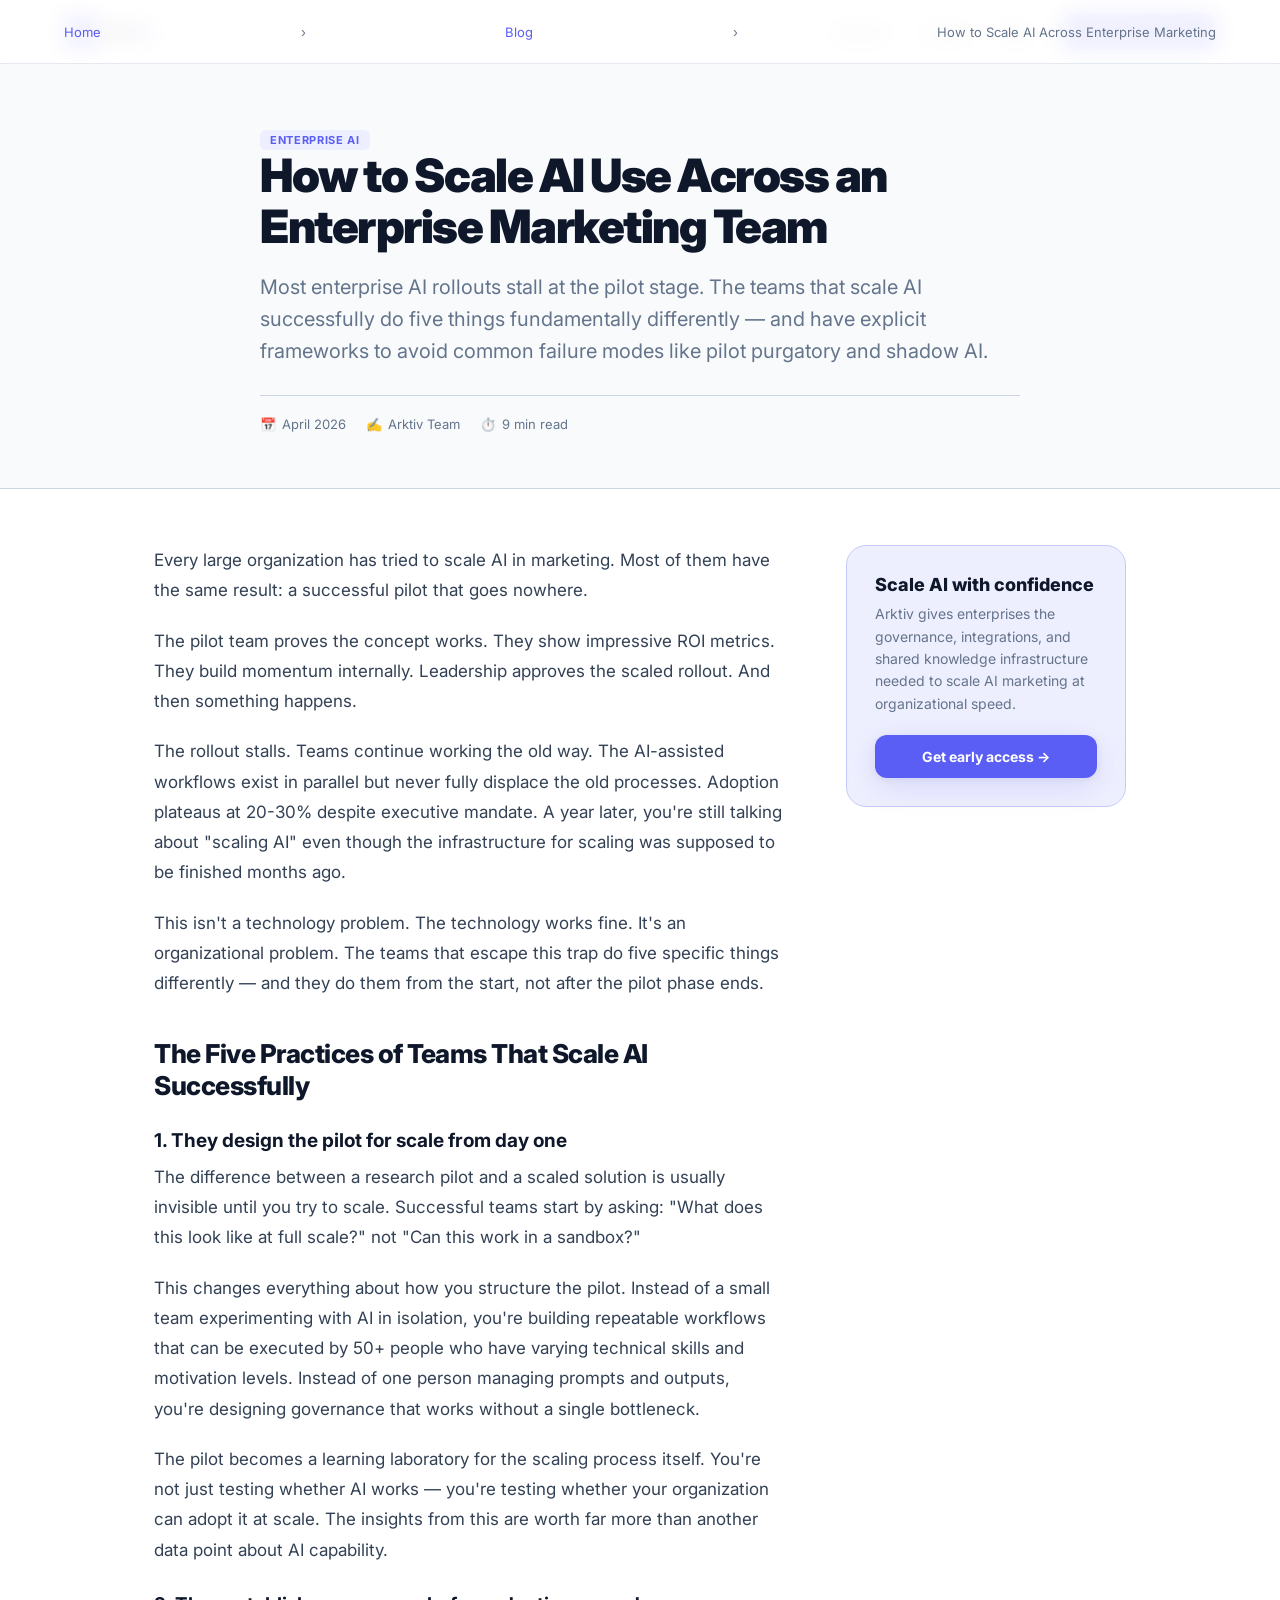
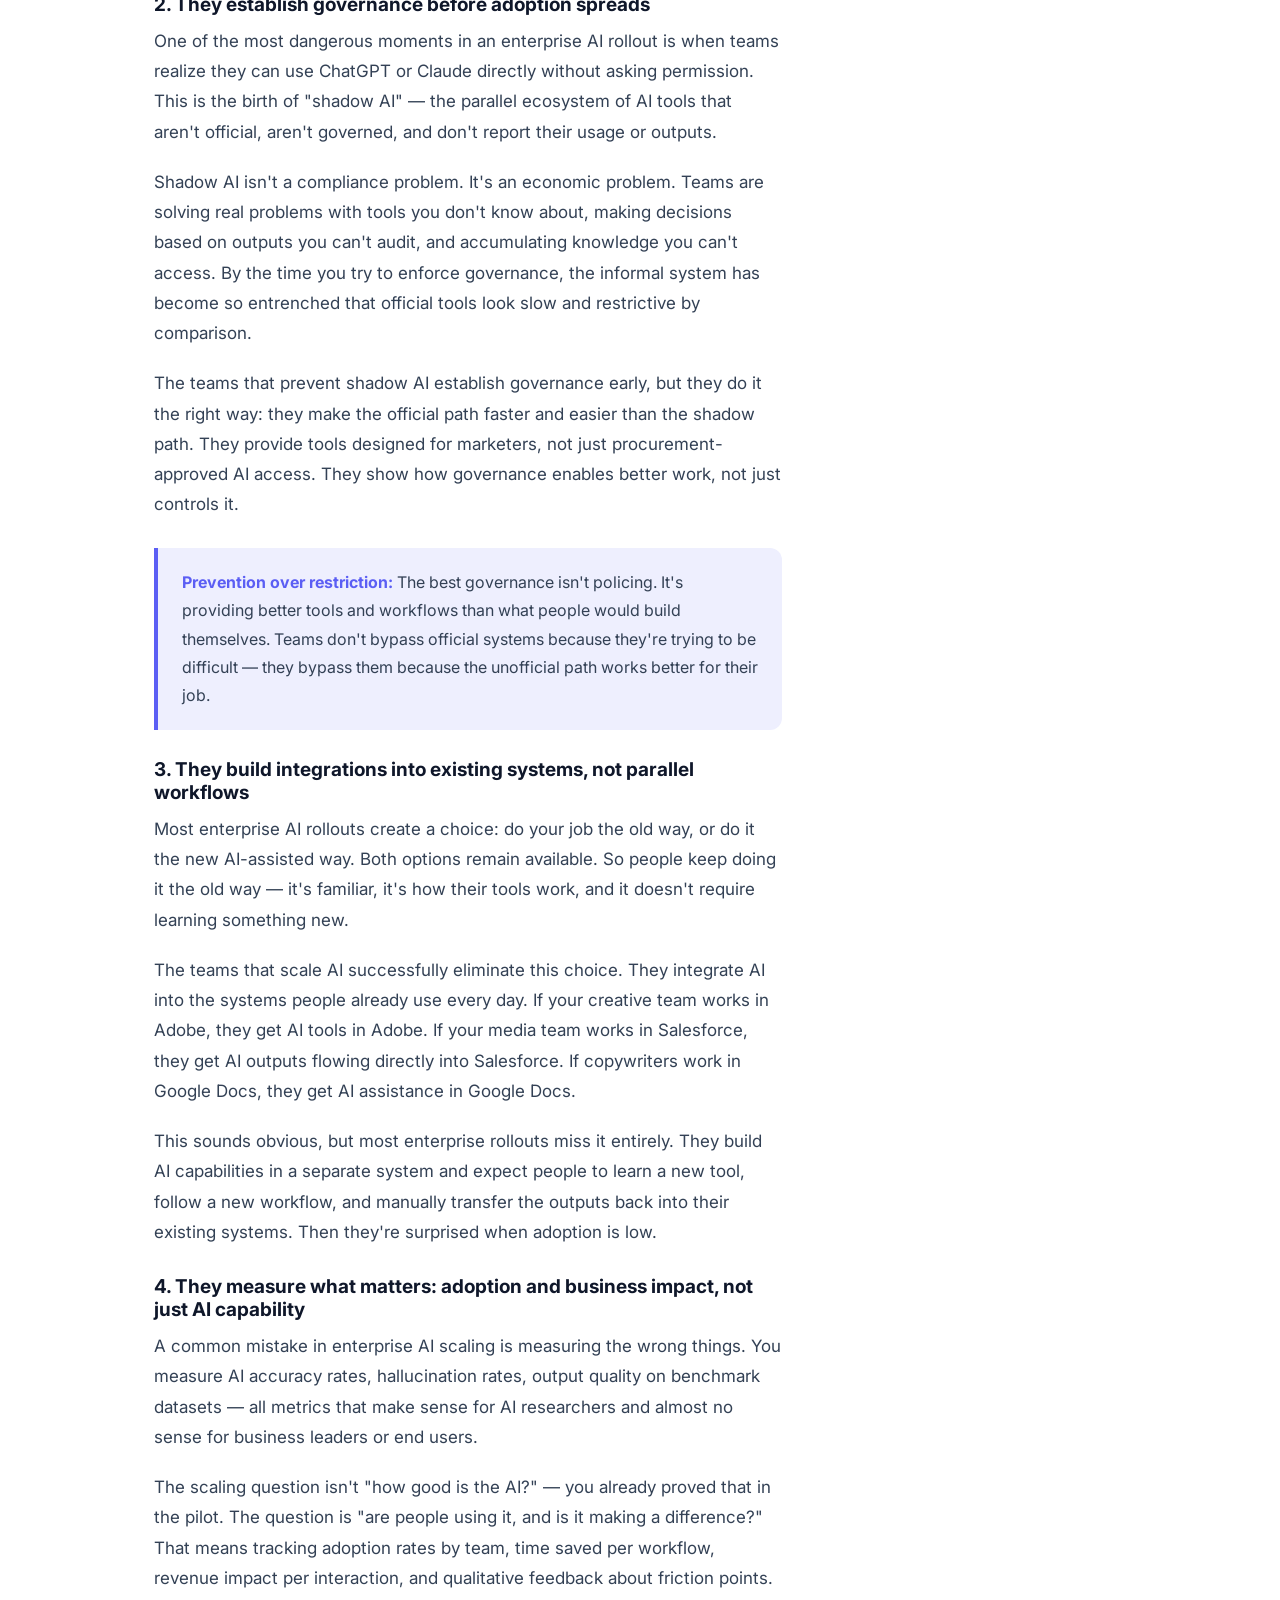
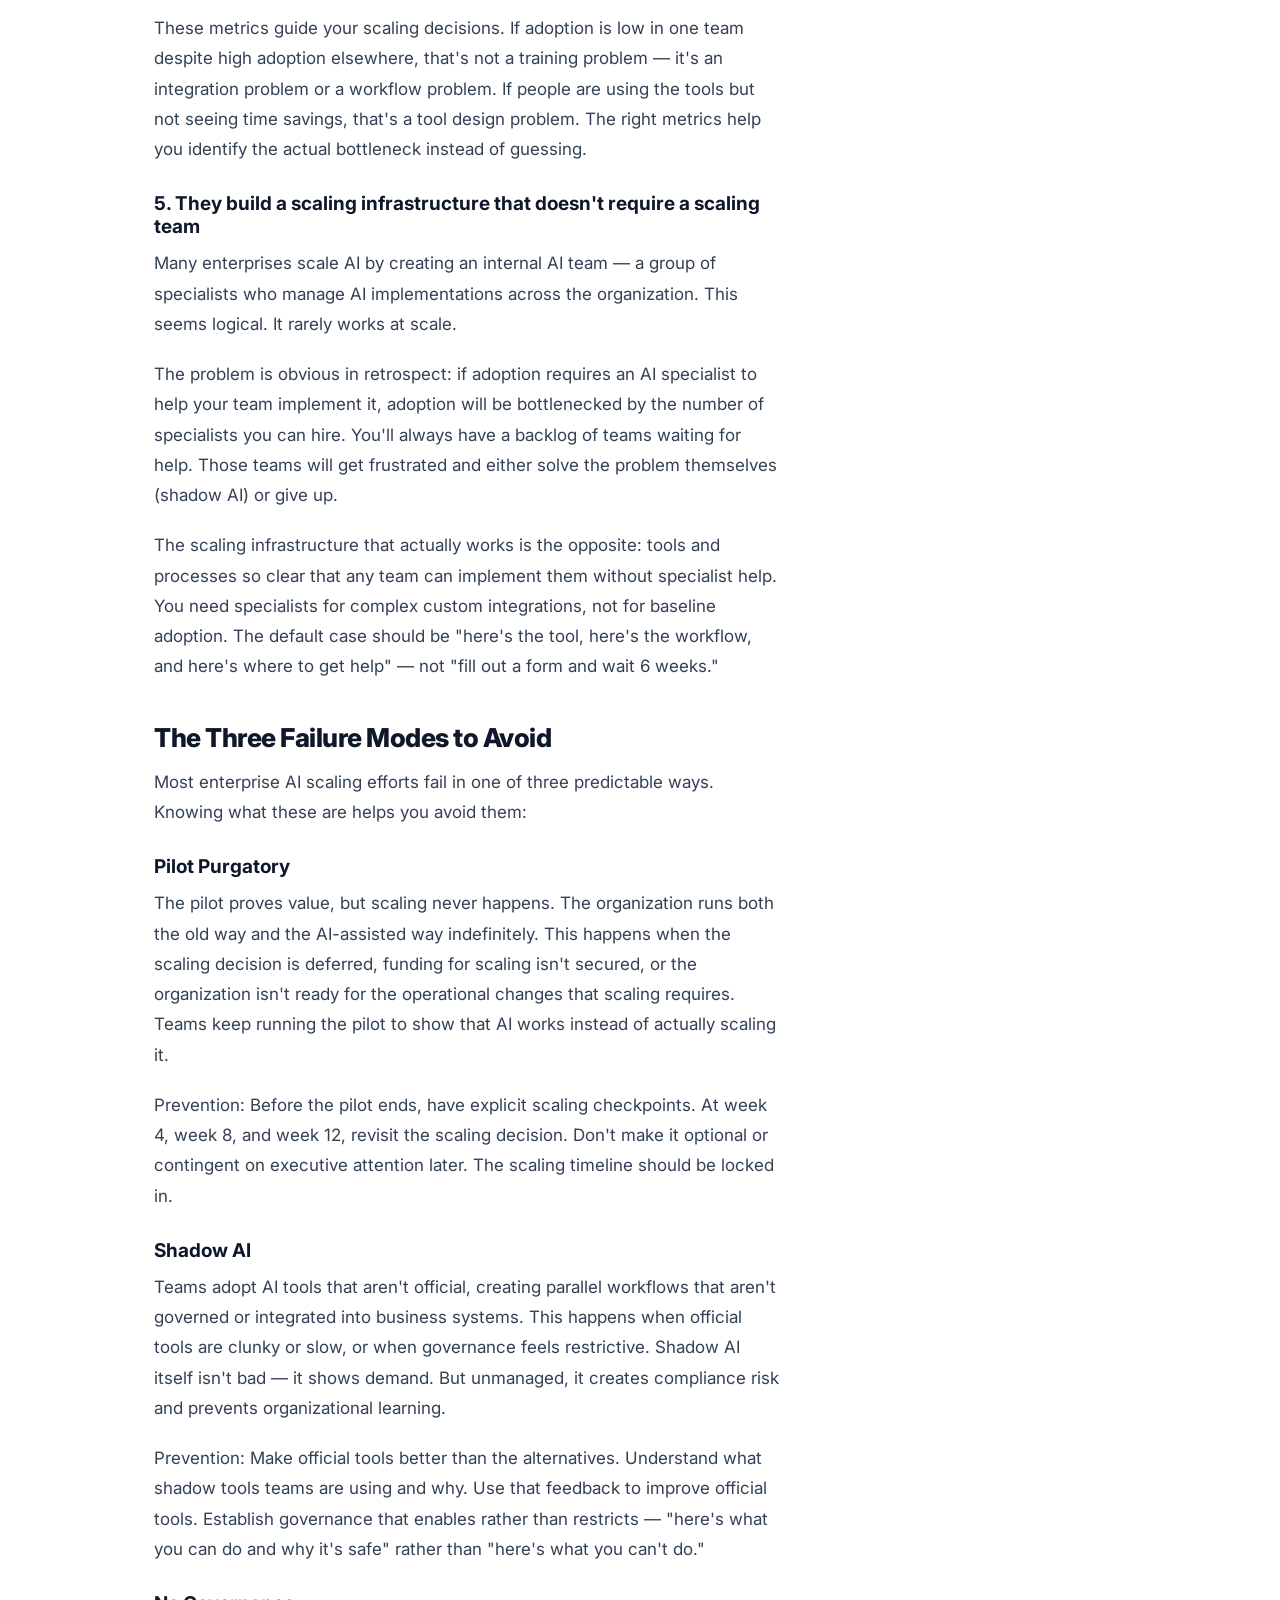
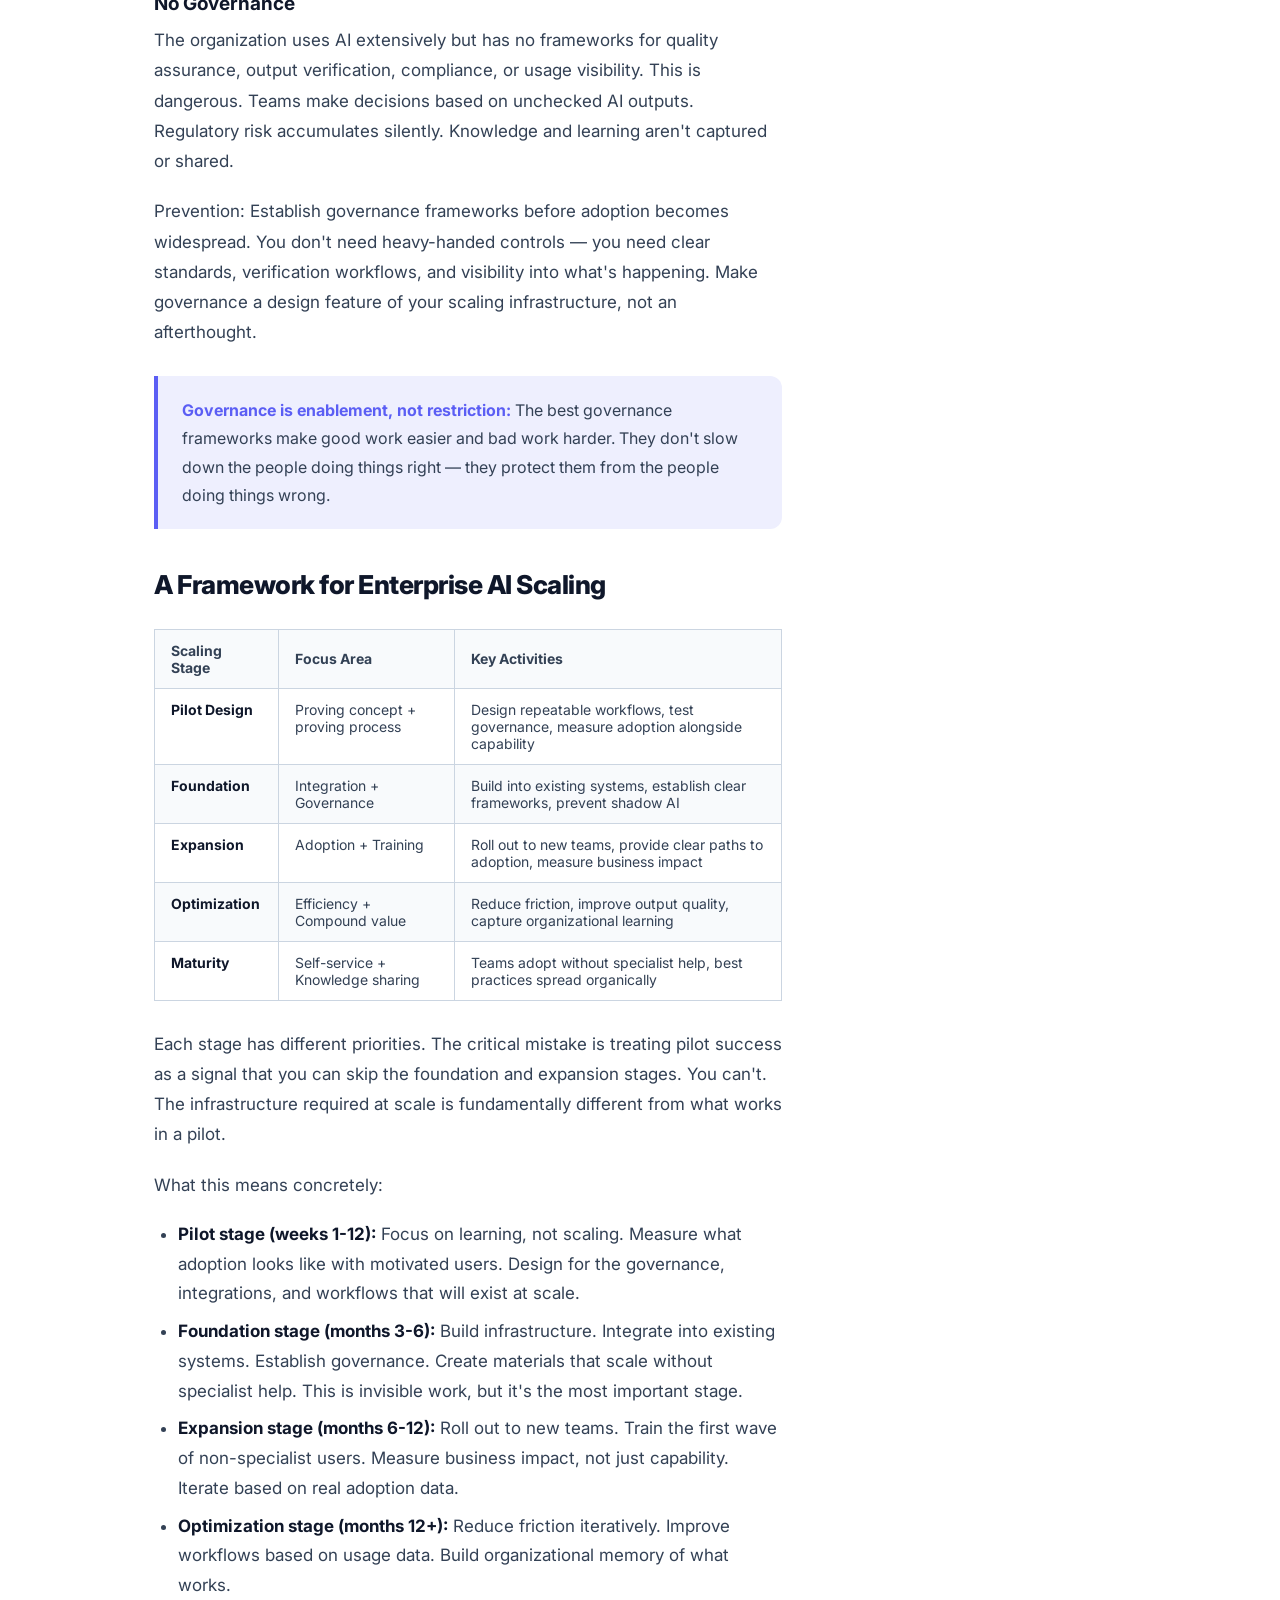
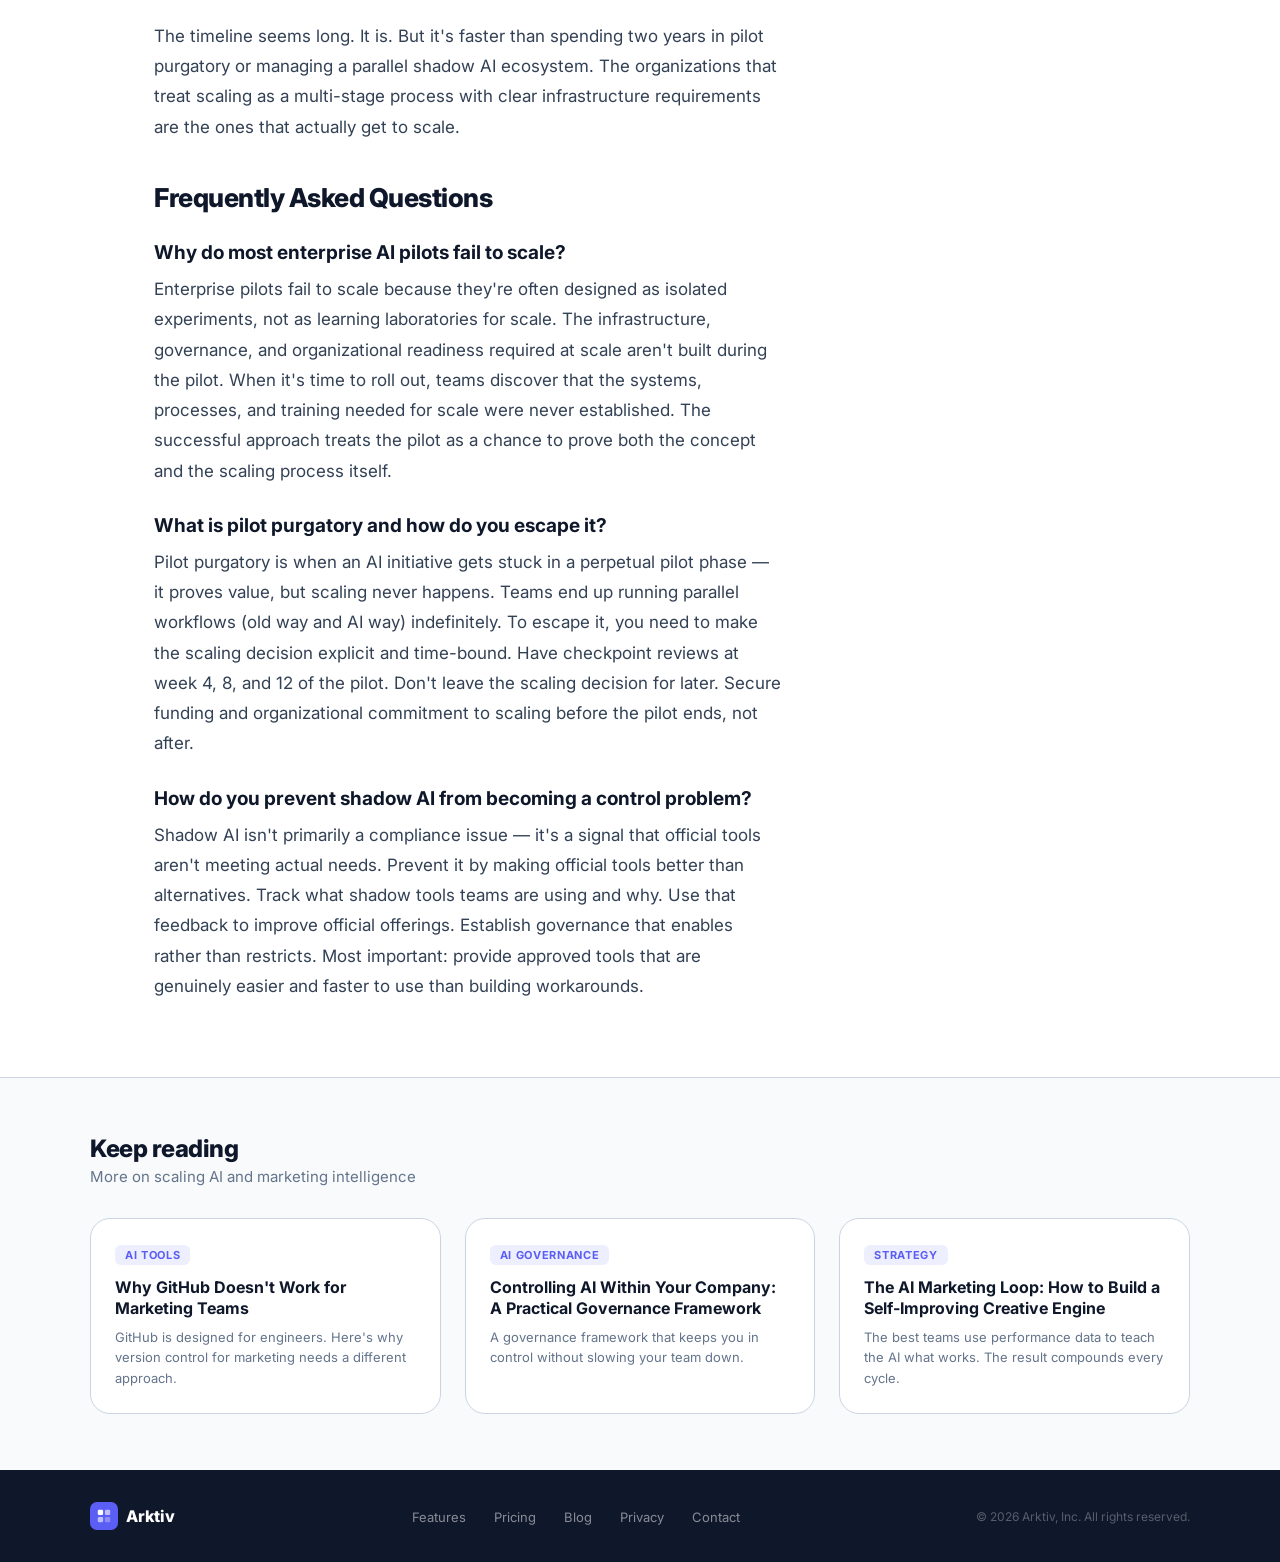
<file: blog/how-to-scale-ai-for-enterprise-marketing/index.html>
<!DOCTYPE html>
<html lang="en">
<head>
  <meta charset="UTF-8" />
  <meta name="viewport" content="width=device-width, initial-scale=1.0" />

  <!-- Primary SEO -->
  <title>How to Scale AI Use Across an Enterprise Marketing Team — Arktiv</title>
  <meta name="description" content="Most enterprise AI rollouts stall at the pilot stage. Here's what the teams that successfully scale AI do differently — and the frameworks that work." />
  <meta name="robots" content="index, follow" />
  <link rel="canonical" href="https://arktiv.io/blog/how-to-scale-ai-for-enterprise-marketing/" />

  <!-- Open Graph -->
  <meta property="og:type" content="article" />
  <meta property="og:url" content="https://arktiv.io/blog/how-to-scale-ai-for-enterprise-marketing/" />
  <meta property="og:title" content="How to Scale AI Use Across an Enterprise Marketing Team — Arktiv" />
  <meta property="og:description" content="The frameworks and practices that successful teams use to scale AI across enterprise marketing." />
  <meta property="og:image" content="https://arktiv.io/assets/og-image.png" />
  <meta property="og:site_name" content="Arktiv" />
  <meta property="article:published_time" content="2026-04-10" />
  <meta property="article:author" content="Arktiv Team" />

  <!-- Twitter Card -->
  <meta name="twitter:card" content="summary_large_image" />
  <meta name="twitter:title" content="How to Scale AI Use Across an Enterprise Marketing Team" />
  <meta name="twitter:description" content="What successful teams do differently when scaling AI across enterprise marketing." />

  <!-- Favicon -->
  <link rel="icon" type="image/svg+xml" href="/assets/favicon.svg" />
  <link rel="icon" type="image/png" sizes="32x32" href="/assets/favicon-32.png" />
  <link rel="apple-touch-icon" sizes="180x180" href="/assets/apple-touch-icon.png" />

  <link rel="manifest" href="/manifest.json" />
  <meta name="theme-color" content="#5b5ef4" />

  <!-- JSON-LD Article Schema -->
  <script type="application/ld+json">
  {
    "@context": "https://schema.org",
    "@type": "Article",
    "headline": "How to Scale AI Use Across an Enterprise Marketing Team",
    "description": "Most enterprise AI rollouts stall at the pilot stage. Here's what the teams that successfully scale AI do differently — and the frameworks that work.",
    "url": "https://arktiv.io/blog/how-to-scale-ai-for-enterprise-marketing/",
    "datePublished": "2026-04-10",
    "dateModified": "2026-04-10",
    "author": { "@type": "Organization", "name": "Arktiv", "url": "https://arktiv.io" },
    "publisher": {
      "@type": "Organization",
      "name": "Arktiv",
      "url": "https://arktiv.io",
      "logo": { "@type": "ImageObject", "url": "https://arktiv.io/assets/favicon.svg" }
    },
    "mainEntityOfPage": { "@type": "WebPage", "@id": "https://arktiv.io/blog/how-to-scale-ai-for-enterprise-marketing/" }
  }
  </script>

  <!-- JSON-LD: BreadcrumbList -->
  <script type="application/ld+json">
  {
    "@context": "https://schema.org",
    "@type": "BreadcrumbList",
    "itemListElement": [
      { "@type": "ListItem", "position": 1, "name": "Home", "item": "https://arktiv.io/" },
      { "@type": "ListItem", "position": 2, "name": "Blog", "item": "https://arktiv.io/blog/" },
      { "@type": "ListItem", "position": 3, "name": "How to Scale AI Use Across an Enterprise Marketing Team", "item": "https://arktiv.io/blog/how-to-scale-ai-for-enterprise-marketing/" }
    ]
  }
  </script>

  <!-- FAQ Schema for AI search visibility -->
  <script type="application/ld+json">
  {
    "@context": "https://schema.org",
    "@type": "FAQPage",
    "mainEntity": [
      {
        "@type": "Question",
        "name": "Why do most enterprise AI pilots fail to scale?",
        "acceptedAnswer": {
          "@type": "Answer",
          "text": "Enterprise AI pilots fail to scale because they are often built in isolation — a single team tests AI in a sandbox environment without considering governance, integration with existing workflows, or change management at scale. When it's time to roll out across the organization, the infrastructure, organizational readiness, and supporting systems aren't in place. The teams that scale successfully treat pilots as learning laboratories, not isolated experiments."
        }
      },
      {
        "@type": "Question",
        "name": "What is 'pilot purgatory' in enterprise AI?",
        "acceptedAnswer": {
          "@type": "Answer",
          "text": "Pilot purgatory is when an enterprise AI initiative gets stuck in a perpetual pilot phase. The pilot proves value, but scaling requires organizational changes, governance frameworks, training, and infrastructure that never materialize. Teams end up running parallel workflows — the old way and the AI-assisted way — indefinitely. The solution is to treat scaling as a business objective from day one, not something to figure out later."
        }
      },
      {
        "@type": "Question",
        "name": "How do you prevent 'shadow AI' in an enterprise?",
        "acceptedAnswer": {
          "@type": "Answer",
          "text": "Shadow AI happens when teams use AI tools without organizational awareness or governance. To prevent it, enterprises need to: 1) acknowledge that adoption will happen with or without official sanction, 2) provide approved tools and workflows that are genuinely easier than workarounds, 3) establish clear governance that enables rather than restricts, and 4) create feedback loops so unauthorized tools surface real problems that official tools need to solve."
        }
      }
    ]
  }
  </script>

  <!-- GA4 -->
  <script async src="https://www.googletagmanager.com/gtag/js?id=G-D9FJMCFXXF"></script>
  <script>window.dataLayer=window.dataLayer||[];function gtag(){dataLayer.push(arguments);}gtag('js',new Date());gtag('config','G-D9FJMCFXXF');</script>

  <!-- Fonts -->
  <link rel="preconnect" href="https://fonts.googleapis.com" />
  <link rel="preconnect" href="https://fonts.gstatic.com" crossorigin />
  <link href="https://fonts.googleapis.com/css2?family=Inter:wght@400;700;800;900&display=swap" rel="stylesheet" />

  <!-- Shared styles -->
  <link rel="stylesheet" href="/assets/css/shared.css" />

  <style>
    /* ── ARTICLE LAYOUT ── */
    .article-hero {
      background: var(--slate-50);
      border-bottom: 1px solid var(--slate-300);
      padding: 64px 5% 56px;
      margin-top: 64px;
    }
    .article-hero-inner { max-width: 760px; margin: 0 auto; }

    .breadcrumb {
      display: flex; align-items: center; gap: 8px;
      font-size: 13px; color: var(--slate-500);
      margin-bottom: 24px;
    }
    .breadcrumb a { color: var(--indigo); text-decoration: none; }
    .breadcrumb a:hover { text-decoration: underline; }

    .article-hero h1 {
      font-size: clamp(28px, 4.5vw, 46px);
      font-weight: 900; letter-spacing: -1.5px;
      color: var(--slate-900); line-height: 1.1;
      margin-bottom: 20px;
    }
    .article-hero .lede {
      font-size: 20px; color: var(--slate-500);
      line-height: 1.6; margin-bottom: 28px;
    }
    .article-meta {
      display: flex; align-items: center; gap: 20px;
      font-size: 13px; color: var(--slate-500);
      border-top: 1px solid var(--slate-300);
      padding-top: 20px; flex-wrap: wrap;
    }
    .article-meta-item { display: flex; align-items: center; gap: 6px; }

    /* ── ARTICLE BODY ── */
    .article-body {
      padding: 56px 5%;
      display: grid;
      grid-template-columns: 1fr 280px;
      gap: 64px;
      max-width: 1100px;
      margin: 0 auto;
    }
    .article-content { min-width: 0; }
    .article-content h2 {
      font-size: 26px; font-weight: 800;
      letter-spacing: -.5px; color: var(--slate-900);
      margin: 40px 0 14px; line-height: 1.2;
    }
    .article-content h3 {
      font-size: 19px; font-weight: 700;
      color: var(--slate-900); margin: 28px 0 10px;
    }
    .article-content p {
      font-size: 17px; line-height: 1.78;
      color: var(--slate-700); margin-bottom: 20px;
    }
    .article-content ul, .article-content ol { margin: 0 0 20px 24px; }
    .article-content li {
      font-size: 17px; line-height: 1.75;
      color: var(--slate-700); margin-bottom: 8px;
    }
    .article-content strong { color: var(--slate-900); font-weight: 700; }
    .article-content a { color: var(--indigo); text-decoration: underline; text-underline-offset: 3px; }
    .article-content code {
      background: var(--slate-100); color: var(--slate-700);
      padding: 2px 6px; border-radius: 4px;
      font-size: 14px; font-family: monospace;
    }

    .callout {
      background: var(--indigo-light);
      border-left: 4px solid var(--indigo);
      border-radius: 0 var(--radius) var(--radius) 0;
      padding: 20px 24px; margin: 28px 0;
    }
    .callout p { margin: 0; color: var(--slate-700); font-size: 16px; }
    .callout strong { color: var(--indigo); }

    .comparison-table {
      width: 100%; border-collapse: collapse;
      margin: 28px 0; font-size: 14px;
    }
    .comparison-table th {
      background: var(--slate-50); padding: 12px 16px;
      text-align: left; font-weight: 700;
      color: var(--slate-700); border: 1px solid var(--slate-300);
    }
    .comparison-table td {
      padding: 12px 16px; border: 1px solid var(--slate-300);
      color: var(--slate-700); vertical-align: top;
    }
    .comparison-table tr:nth-child(even) td { background: var(--slate-50); }
    .check { color: #16a34a; font-weight: 700; }
    .cross { color: #dc2626; font-weight: 700; }

    /* ── SIDEBAR ── */
    .sidebar-card {
      background: var(--indigo-light);
      border: 1.5px solid var(--indigo-mid);
      border-radius: var(--radius-lg);
      padding: 28px;
      position: sticky;
      top: 84px;
    }
    .sidebar-card h3 { font-size: 18px; font-weight: 800; color: var(--slate-900); margin-bottom: 8px; }
    .sidebar-card p { font-size: 14px; color: var(--slate-500); line-height: 1.6; margin-bottom: 20px; }
    .sidebar-btn {
      width: 100%;
      background: var(--indigo); color: var(--white);
      border: none; padding: 13px 20px;
      border-radius: var(--radius);
      font-size: 14px; font-weight: 700; font-family: inherit;
      cursor: pointer; transition: background .2s;
      box-shadow: var(--shadow-lg);
    }
    .sidebar-btn:hover { background: var(--indigo-dark); }

    /* ── RELATED POSTS ── */
    .related-posts {
      padding: 56px 5%;
      background: var(--slate-50);
      border-top: 1px solid var(--slate-300);
    }
    .related-inner { max-width: 1100px; margin: 0 auto; }
    .related-grid {
      display: grid;
      grid-template-columns: repeat(auto-fill, minmax(280px, 1fr));
      gap: 24px; margin-top: 32px;
    }
    .related-card {
      background: var(--white); border: 1.5px solid var(--slate-300);
      border-radius: var(--radius-lg); padding: 24px;
      text-decoration: none; color: inherit;
      transition: border-color .2s, box-shadow .2s;
    }
    .related-card:hover { border-color: var(--indigo-mid); box-shadow: var(--shadow-lg); }
    .related-card .post-tag { margin-bottom: 12px; }
    .related-card h3 { font-size: 16px; font-weight: 700; margin-bottom: 8px; line-height: 1.3; }
    .related-card p { font-size: 13px; color: var(--slate-500); line-height: 1.6; }

    @media (max-width: 768px) {
      .article-body { grid-template-columns: 1fr; gap: 40px; }
      .article-sidebar { display: none; }
    }
  </style>
</head>
<body>

<a href="#main" class="skip-nav">Skip to main content</a>

<!-- ── MODAL (static for Netlify Forms detection) ── -->
<div id="leadModal" class="modal-overlay" role="dialog" aria-modal="true" aria-labelledby="modalHeading">
  <div class="modal-card">
    <button class="modal-close" aria-label="Close modal">&times;</button>
    <div id="modalFormWrap">
      <h2 id="modalHeading">Get early access to Arktiv</h2>
      <p class="modal-sub">Join 340+ performance marketers on the waitlist.</p>
      <form id="leadForm" data-netlify="true" name="lead-capture" netlify-honeypot="bot-field">
        <input type="hidden" name="form-name" value="lead-capture" />
        <p style="display:none"><label>Don't fill this: <input name="bot-field" /></label></p>
        <div class="form-group">
          <label for="lead-name">Full name</label>
          <input type="text" id="lead-name" name="name" placeholder="Jane Smith" required autocomplete="name" />
        </div>
        <div class="form-group">
          <label for="lead-email">Work email</label>
          <input type="email" id="lead-email" name="email" placeholder="jane@company.com" required autocomplete="email" />
        </div>
        <div class="form-group">
          <label for="lead-company">Company name</label>
          <input type="text" id="lead-company" name="company" placeholder="Acme Inc." required autocomplete="organization" />
        </div>
        <button type="submit" class="modal-submit" id="modalSubmitBtn">Get early access →</button>
        <p id="modalError" class="modal-error" role="alert" style="display:none">Something went wrong. Please try again or email us directly.</p>
      </form>
      <p class="modal-disclaimer">No spam. No credit card. We'll reach out personally.</p>
    </div>
    <div class="modal-success" id="modalSuccess" aria-live="polite">
      <div class="modal-success-icon" aria-hidden="true">🎉</div>
      <h3 tabindex="-1">You're on the list!</h3>
      <p>We'll be in touch personally when your beta spot is ready.</p>
    </div>
  </div>
</div>

<!-- ── NAV ── -->
<nav aria-label="Main navigation">
  <a href="/" class="nav-logo" aria-label="Arktiv home">
    <div class="nav-logo-mark" aria-hidden="true">
      <svg viewBox="0 0 18 18" fill="none"><rect x="2" y="2" width="6" height="6" rx="1.5" fill="white"/><rect x="10" y="2" width="6" height="6" rx="1.5" fill="white" opacity=".6"/><rect x="2" y="10" width="6" height="6" rx="1.5" fill="white" opacity=".6"/><rect x="10" y="10" width="6" height="6" rx="1.5" fill="white" opacity=".3"/></svg>
    </div>
    <span class="nav-logo-text">Ark<span>tiv</span></span>
  </a>
  <button class="hamburger" id="hamburger" aria-label="Toggle navigation" aria-expanded="false" aria-controls="navLinks" onclick="toggleNav()">
    <span></span><span></span><span></span>
  </button>
  <ul class="nav-links" id="navLinks">
    <li><a href="/#features">Features</a></li>
    <li><a href="/#pricing">Pricing</a></li>
    <li><a href="/blog/">Blog</a></li>
    <li><button class="nav-cta" onclick="openModal('nav')">Get early access</button></li>
  </ul>
</nav>

<!-- ── ARTICLE HERO ── -->
<header class="article-hero">
  <div class="article-hero-inner">
    <nav class="breadcrumb" aria-label="Breadcrumb">
      <a href="/">Home</a> <span aria-hidden="true">›</span>
      <a href="/blog/">Blog</a> <span aria-hidden="true">›</span>
      <span>How to Scale AI Across Enterprise Marketing</span>
    </nav>
    <span class="post-tag">Enterprise AI</span>
    <h1>How to Scale AI Use Across an Enterprise Marketing Team</h1>
    <p class="lede">Most enterprise AI rollouts stall at the pilot stage. The teams that scale AI successfully do five things fundamentally differently — and have explicit frameworks to avoid common failure modes like pilot purgatory and shadow AI.</p>
    <div class="article-meta">
      <span class="article-meta-item"><span aria-hidden="true">📅</span> April 2026</span>
      <span class="article-meta-item"><span aria-hidden="true">✍️</span> Arktiv Team</span>
      <span class="article-meta-item"><span aria-hidden="true">⏱️</span> 9 min read</span>
    </div>
  </div>
</header>

<!-- ── ARTICLE BODY ── -->
<main id="main">
  <div class="article-body">
    <article class="article-content">

      <p>Every large organization has tried to scale AI in marketing. Most of them have the same result: a successful pilot that goes nowhere.</p>

      <p>The pilot team proves the concept works. They show impressive ROI metrics. They build momentum internally. Leadership approves the scaled rollout. And then something happens.</p>

      <p>The rollout stalls. Teams continue working the old way. The AI-assisted workflows exist in parallel but never fully displace the old processes. Adoption plateaus at 20-30% despite executive mandate. A year later, you're still talking about "scaling AI" even though the infrastructure for scaling was supposed to be finished months ago.</p>

      <p>This isn't a technology problem. The technology works fine. It's an organizational problem. The teams that escape this trap do five specific things differently — and they do them from the start, not after the pilot phase ends.</p>

      <h2>The Five Practices of Teams That Scale AI Successfully</h2>

      <h3>1. They design the pilot for scale from day one</h3>

      <p>The difference between a research pilot and a scaled solution is usually invisible until you try to scale. Successful teams start by asking: "What does this look like at full scale?" not "Can this work in a sandbox?"</p>

      <p>This changes everything about how you structure the pilot. Instead of a small team experimenting with AI in isolation, you're building repeatable workflows that can be executed by 50+ people who have varying technical skills and motivation levels. Instead of one person managing prompts and outputs, you're designing governance that works without a single bottleneck.</p>

      <p>The pilot becomes a learning laboratory for the scaling process itself. You're not just testing whether AI works — you're testing whether your organization can adopt it at scale. The insights from this are worth far more than another data point about AI capability.</p>

      <h3>2. They establish governance before adoption spreads</h3>

      <p>One of the most dangerous moments in an enterprise AI rollout is when teams realize they can use ChatGPT or Claude directly without asking permission. This is the birth of "shadow AI" — the parallel ecosystem of AI tools that aren't official, aren't governed, and don't report their usage or outputs.</p>

      <p>Shadow AI isn't a compliance problem. It's an economic problem. Teams are solving real problems with tools you don't know about, making decisions based on outputs you can't audit, and accumulating knowledge you can't access. By the time you try to enforce governance, the informal system has become so entrenched that official tools look slow and restrictive by comparison.</p>

      <p>The teams that prevent shadow AI establish governance early, but they do it the right way: they make the official path faster and easier than the shadow path. They provide tools designed for marketers, not just procurement-approved AI access. They show how governance enables better work, not just controls it.</p>

      <div class="callout">
        <p><strong>Prevention over restriction:</strong> The best governance isn't policing. It's providing better tools and workflows than what people would build themselves. Teams don't bypass official systems because they're trying to be difficult — they bypass them because the unofficial path works better for their job.</p>
      </div>

      <h3>3. They build integrations into existing systems, not parallel workflows</h3>

      <p>Most enterprise AI rollouts create a choice: do your job the old way, or do it the new AI-assisted way. Both options remain available. So people keep doing it the old way — it's familiar, it's how their tools work, and it doesn't require learning something new.</p>

      <p>The teams that scale AI successfully eliminate this choice. They integrate AI into the systems people already use every day. If your creative team works in Adobe, they get AI tools in Adobe. If your media team works in Salesforce, they get AI outputs flowing directly into Salesforce. If copywriters work in Google Docs, they get AI assistance in Google Docs.</p>

      <p>This sounds obvious, but most enterprise rollouts miss it entirely. They build AI capabilities in a separate system and expect people to learn a new tool, follow a new workflow, and manually transfer the outputs back into their existing systems. Then they're surprised when adoption is low.</p>

      <h3>4. They measure what matters: adoption and business impact, not just AI capability</h3>

      <p>A common mistake in enterprise AI scaling is measuring the wrong things. You measure AI accuracy rates, hallucination rates, output quality on benchmark datasets — all metrics that make sense for AI researchers and almost no sense for business leaders or end users.</p>

      <p>The scaling question isn't "how good is the AI?" — you already proved that in the pilot. The question is "are people using it, and is it making a difference?" That means tracking adoption rates by team, time saved per workflow, revenue impact per interaction, and qualitative feedback about friction points.</p>

      <p>These metrics guide your scaling decisions. If adoption is low in one team despite high adoption elsewhere, that's not a training problem — it's an integration problem or a workflow problem. If people are using the tools but not seeing time savings, that's a tool design problem. The right metrics help you identify the actual bottleneck instead of guessing.</p>

      <h3>5. They build a scaling infrastructure that doesn't require a scaling team</h3>

      <p>Many enterprises scale AI by creating an internal AI team — a group of specialists who manage AI implementations across the organization. This seems logical. It rarely works at scale.</p>

      <p>The problem is obvious in retrospect: if adoption requires an AI specialist to help your team implement it, adoption will be bottlenecked by the number of specialists you can hire. You'll always have a backlog of teams waiting for help. Those teams will get frustrated and either solve the problem themselves (shadow AI) or give up.</p>

      <p>The scaling infrastructure that actually works is the opposite: tools and processes so clear that any team can implement them without specialist help. You need specialists for complex custom integrations, not for baseline adoption. The default case should be "here's the tool, here's the workflow, and here's where to get help" — not "fill out a form and wait 6 weeks."</p>

      <h2>The Three Failure Modes to Avoid</h2>

      <p>Most enterprise AI scaling efforts fail in one of three predictable ways. Knowing what these are helps you avoid them:</p>

      <h3>Pilot Purgatory</h3>

      <p>The pilot proves value, but scaling never happens. The organization runs both the old way and the AI-assisted way indefinitely. This happens when the scaling decision is deferred, funding for scaling isn't secured, or the organization isn't ready for the operational changes that scaling requires. Teams keep running the pilot to show that AI works instead of actually scaling it.</p>

      <p>Prevention: Before the pilot ends, have explicit scaling checkpoints. At week 4, week 8, and week 12, revisit the scaling decision. Don't make it optional or contingent on executive attention later. The scaling timeline should be locked in.</p>

      <h3>Shadow AI</h3>

      <p>Teams adopt AI tools that aren't official, creating parallel workflows that aren't governed or integrated into business systems. This happens when official tools are clunky or slow, or when governance feels restrictive. Shadow AI itself isn't bad — it shows demand. But unmanaged, it creates compliance risk and prevents organizational learning.</p>

      <p>Prevention: Make official tools better than the alternatives. Understand what shadow tools teams are using and why. Use that feedback to improve official tools. Establish governance that enables rather than restricts — "here's what you can do and why it's safe" rather than "here's what you can't do."</p>

      <h3>No Governance</h3>

      <p>The organization uses AI extensively but has no frameworks for quality assurance, output verification, compliance, or usage visibility. This is dangerous. Teams make decisions based on unchecked AI outputs. Regulatory risk accumulates silently. Knowledge and learning aren't captured or shared.</p>

      <p>Prevention: Establish governance frameworks before adoption becomes widespread. You don't need heavy-handed controls — you need clear standards, verification workflows, and visibility into what's happening. Make governance a design feature of your scaling infrastructure, not an afterthought.</p>

      <div class="callout">
        <p><strong>Governance is enablement, not restriction:</strong> The best governance frameworks make good work easier and bad work harder. They don't slow down the people doing things right — they protect them from the people doing things wrong.</p>
      </div>

      <h2>A Framework for Enterprise AI Scaling</h2>

      <table class="comparison-table">
        <thead>
          <tr>
            <th>Scaling Stage</th>
            <th>Focus Area</th>
            <th>Key Activities</th>
          </tr>
        </thead>
        <tbody>
          <tr>
            <td><strong>Pilot Design</strong></td>
            <td>Proving concept + proving process</td>
            <td>Design repeatable workflows, test governance, measure adoption alongside capability</td>
          </tr>
          <tr>
            <td><strong>Foundation</strong></td>
            <td>Integration + Governance</td>
            <td>Build into existing systems, establish clear frameworks, prevent shadow AI</td>
          </tr>
          <tr>
            <td><strong>Expansion</strong></td>
            <td>Adoption + Training</td>
            <td>Roll out to new teams, provide clear paths to adoption, measure business impact</td>
          </tr>
          <tr>
            <td><strong>Optimization</strong></td>
            <td>Efficiency + Compound value</td>
            <td>Reduce friction, improve output quality, capture organizational learning</td>
          </tr>
          <tr>
            <td><strong>Maturity</strong></td>
            <td>Self-service + Knowledge sharing</td>
            <td>Teams adopt without specialist help, best practices spread organically</td>
          </tr>
        </tbody>
      </table>

      <p>Each stage has different priorities. The critical mistake is treating pilot success as a signal that you can skip the foundation and expansion stages. You can't. The infrastructure required at scale is fundamentally different from what works in a pilot.</p>

      <p>What this means concretely:</p>

      <ul>
        <li><strong>Pilot stage (weeks 1-12):</strong> Focus on learning, not scaling. Measure what adoption looks like with motivated users. Design for the governance, integrations, and workflows that will exist at scale.</li>
        <li><strong>Foundation stage (months 3-6):</strong> Build infrastructure. Integrate into existing systems. Establish governance. Create materials that scale without specialist help. This is invisible work, but it's the most important stage.</li>
        <li><strong>Expansion stage (months 6-12):</strong> Roll out to new teams. Train the first wave of non-specialist users. Measure business impact, not just capability. Iterate based on real adoption data.</li>
        <li><strong>Optimization stage (months 12+):</strong> Reduce friction iteratively. Improve workflows based on usage data. Build organizational memory of what works.</li>
      </ul>

      <p>The timeline seems long. It is. But it's faster than spending two years in pilot purgatory or managing a parallel shadow AI ecosystem. The organizations that treat scaling as a multi-stage process with clear infrastructure requirements are the ones that actually get to scale.</p>

      <h2>Frequently Asked Questions</h2>

      <h3>Why do most enterprise AI pilots fail to scale?</h3>
      <p>Enterprise pilots fail to scale because they're often designed as isolated experiments, not as learning laboratories for scale. The infrastructure, governance, and organizational readiness required at scale aren't built during the pilot. When it's time to roll out, teams discover that the systems, processes, and training needed for scale were never established. The successful approach treats the pilot as a chance to prove both the concept and the scaling process itself.</p>

      <h3>What is pilot purgatory and how do you escape it?</h3>
      <p>Pilot purgatory is when an AI initiative gets stuck in a perpetual pilot phase — it proves value, but scaling never happens. Teams end up running parallel workflows (old way and AI way) indefinitely. To escape it, you need to make the scaling decision explicit and time-bound. Have checkpoint reviews at week 4, 8, and 12 of the pilot. Don't leave the scaling decision for later. Secure funding and organizational commitment to scaling before the pilot ends, not after.</p>

      <h3>How do you prevent shadow AI from becoming a control problem?</h3>
      <p>Shadow AI isn't primarily a compliance issue — it's a signal that official tools aren't meeting actual needs. Prevent it by making official tools better than alternatives. Track what shadow tools teams are using and why. Use that feedback to improve official offerings. Establish governance that enables rather than restricts. Most important: provide approved tools that are genuinely easier and faster to use than building workarounds.</p>

    </article>

    <!-- ── SIDEBAR ── -->
    <aside class="article-sidebar" aria-label="Article sidebar">
      <div class="sidebar-card">
        <h3>Scale AI with confidence</h3>
        <p>Arktiv gives enterprises the governance, integrations, and shared knowledge infrastructure needed to scale AI marketing at organizational speed.</p>
        <button class="sidebar-btn" onclick="openModal('source')">Get early access →</button>
      </div>
    </aside>
  </div>
</main>

<!-- ── RELATED POSTS ── -->
<section class="related-posts" aria-label="Related articles">
  <div class="related-inner">
    <h2 style="font-size:24px;font-weight:800;letter-spacing:-.5px;margin-bottom:4px;">Keep reading</h2>
    <p style="font-size:15px;color:var(--slate-500);">More on scaling AI and marketing intelligence</p>
    <div class="related-grid">
      <a href="/blog/why-github-doesnt-work-for-marketers/" class="related-card">
        <span class="post-tag">AI Tools</span>
        <h3>Why GitHub Doesn't Work for Marketing Teams</h3>
        <p>GitHub is designed for engineers. Here's why version control for marketing needs a different approach.</p>
      </a>
      <a href="/blog/controlling-ai-within-your-company/" class="related-card">
        <span class="post-tag">AI Governance</span>
        <h3>Controlling AI Within Your Company: A Practical Governance Framework</h3>
        <p>A governance framework that keeps you in control without slowing your team down.</p>
      </a>
      <a href="/blog/the-ai-marketing-loop/" class="related-card">
        <span class="post-tag">Strategy</span>
        <h3>The AI Marketing Loop: How to Build a Self-Improving Creative Engine</h3>
        <p>The best teams use performance data to teach the AI what works. The result compounds every cycle.</p>
      </a>
    </div>
  </div>
</section>

<!-- ── FOOTER ── -->
<footer>
  <div class="footer-inner">
    <a href="/" class="footer-logo" aria-label="Arktiv home">
      <div class="footer-logo-mark" aria-hidden="true">
        <svg viewBox="0 0 18 18" fill="none" width="16" height="16">
          <rect x="2" y="2" width="6" height="6" rx="1.5" fill="white"/>
          <rect x="10" y="2" width="6" height="6" rx="1.5" fill="white" opacity=".6"/>
          <rect x="2" y="10" width="6" height="6" rx="1.5" fill="white" opacity=".6"/>
          <rect x="10" y="10" width="6" height="6" rx="1.5" fill="white" opacity=".3"/>
        </svg>
      </div>
      <span class="footer-logo-text">Arktiv</span>
    </a>
    <ul class="footer-links">
      <li><a href="/#features">Features</a></li>
      <li><a href="/#pricing">Pricing</a></li>
      <li><a href="/blog/">Blog</a></li>
      <li><a href="/privacy/">Privacy</a></li>
      <li><a href="#" onclick="openModal('footer');return false;">Contact</a></li>
    </ul>
    <span class="footer-copy">© 2026 Arktiv, Inc. All rights reserved.</span>
  </div>
</footer>

<script src="/assets/js/modal.js"></script>
<script src="/assets/js/nav.js"></script>
</body>
</html>
</file>
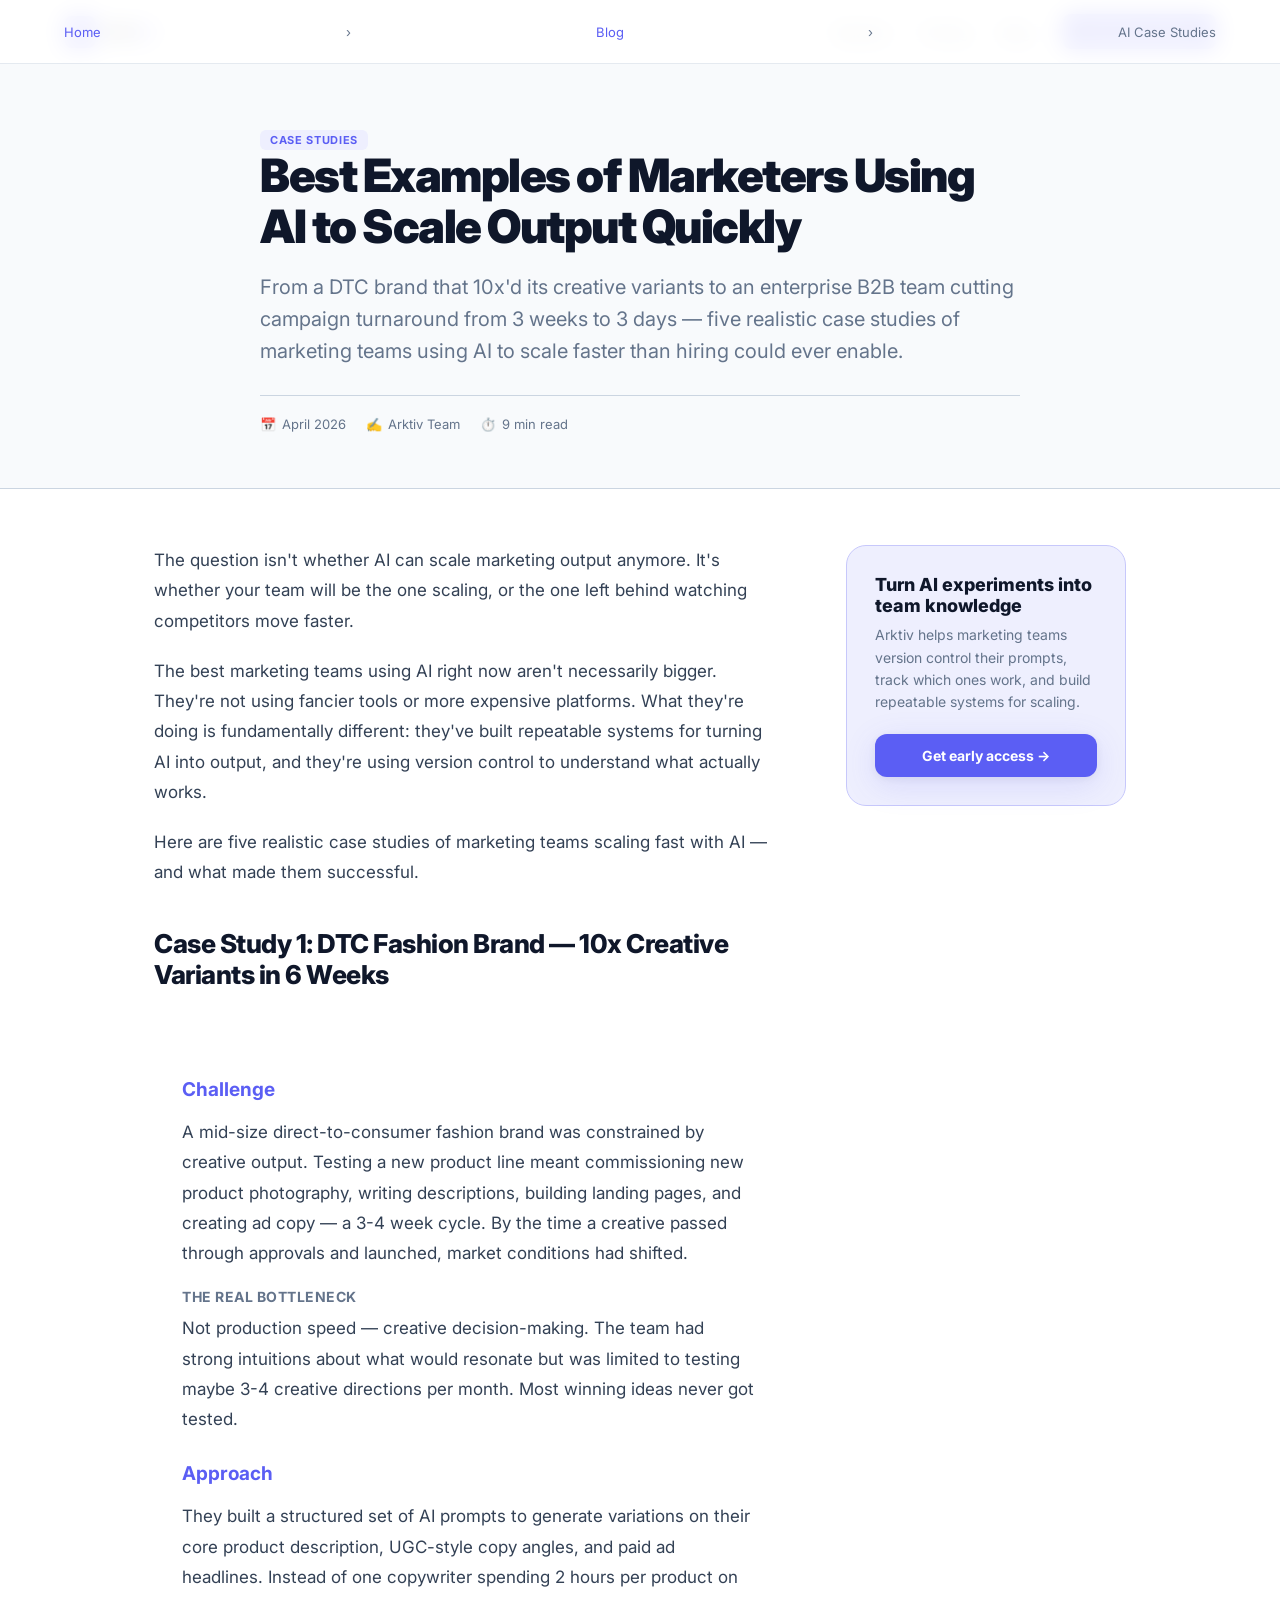
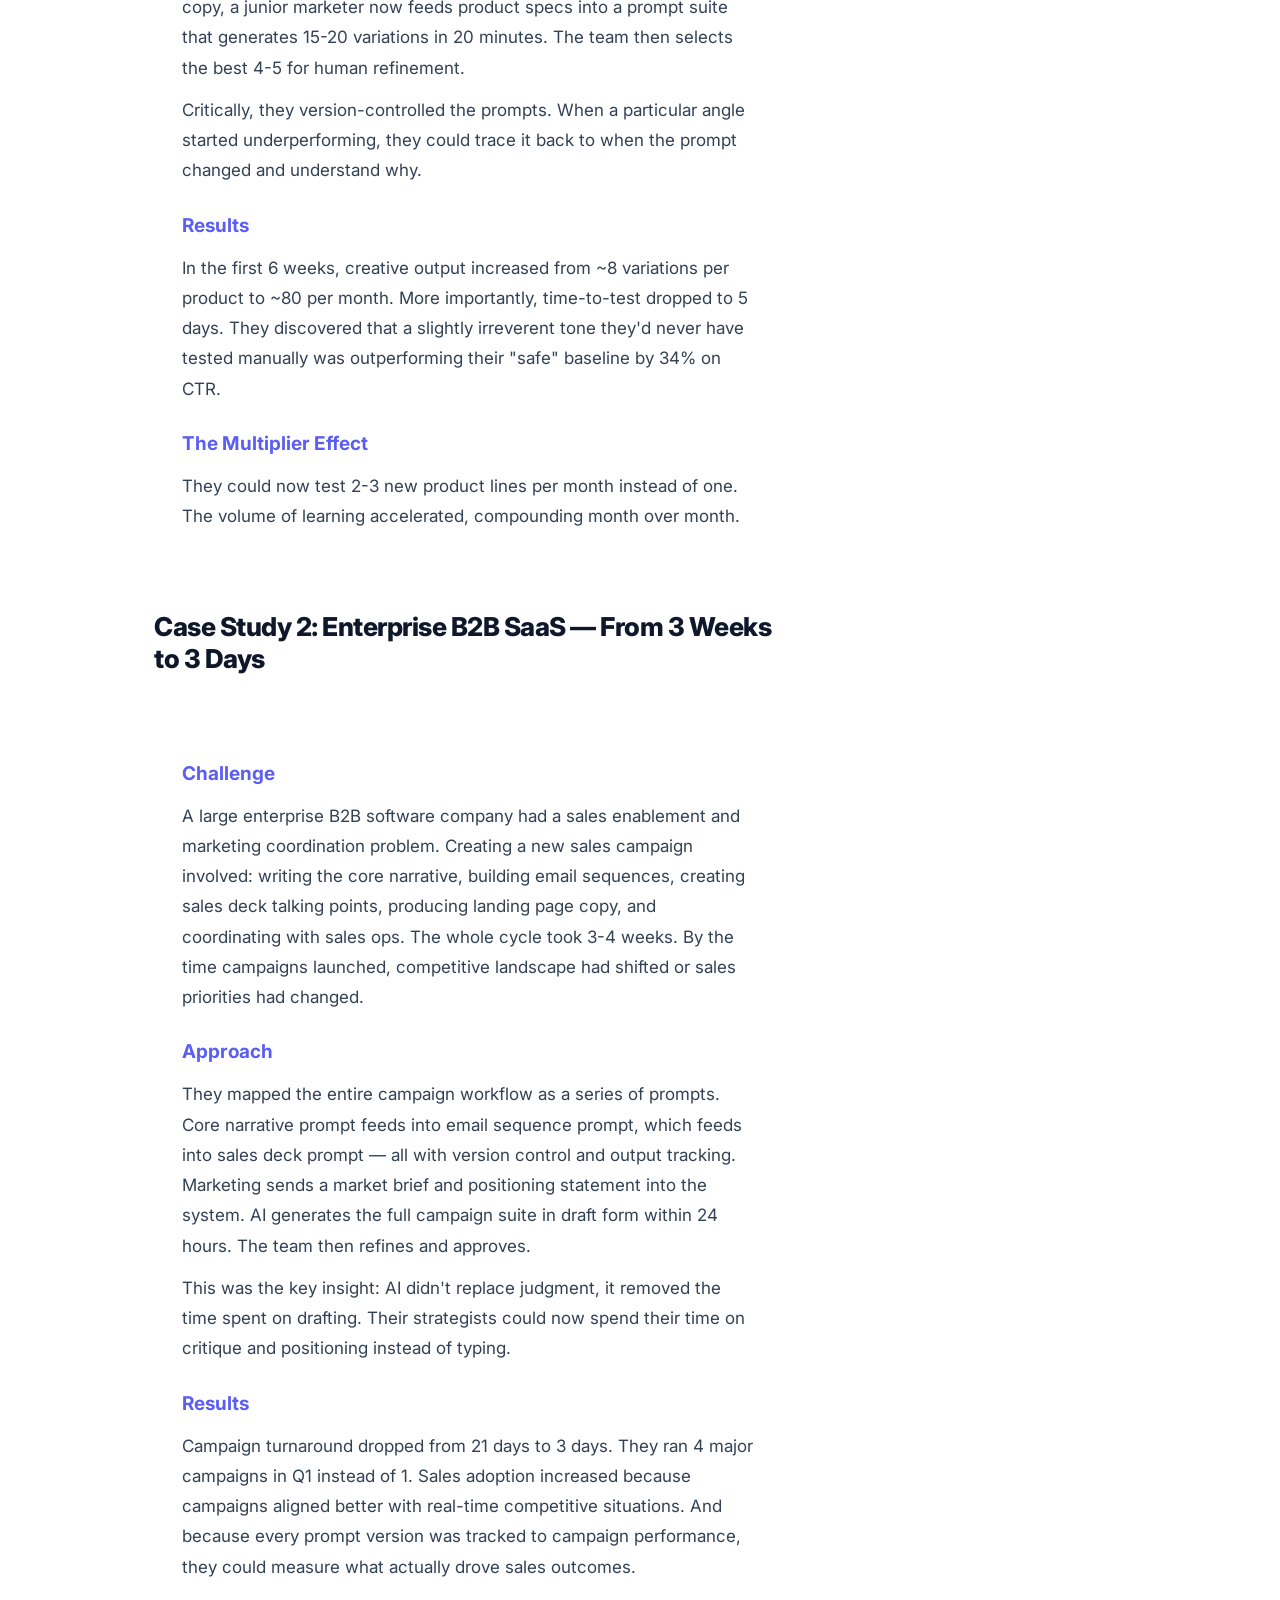
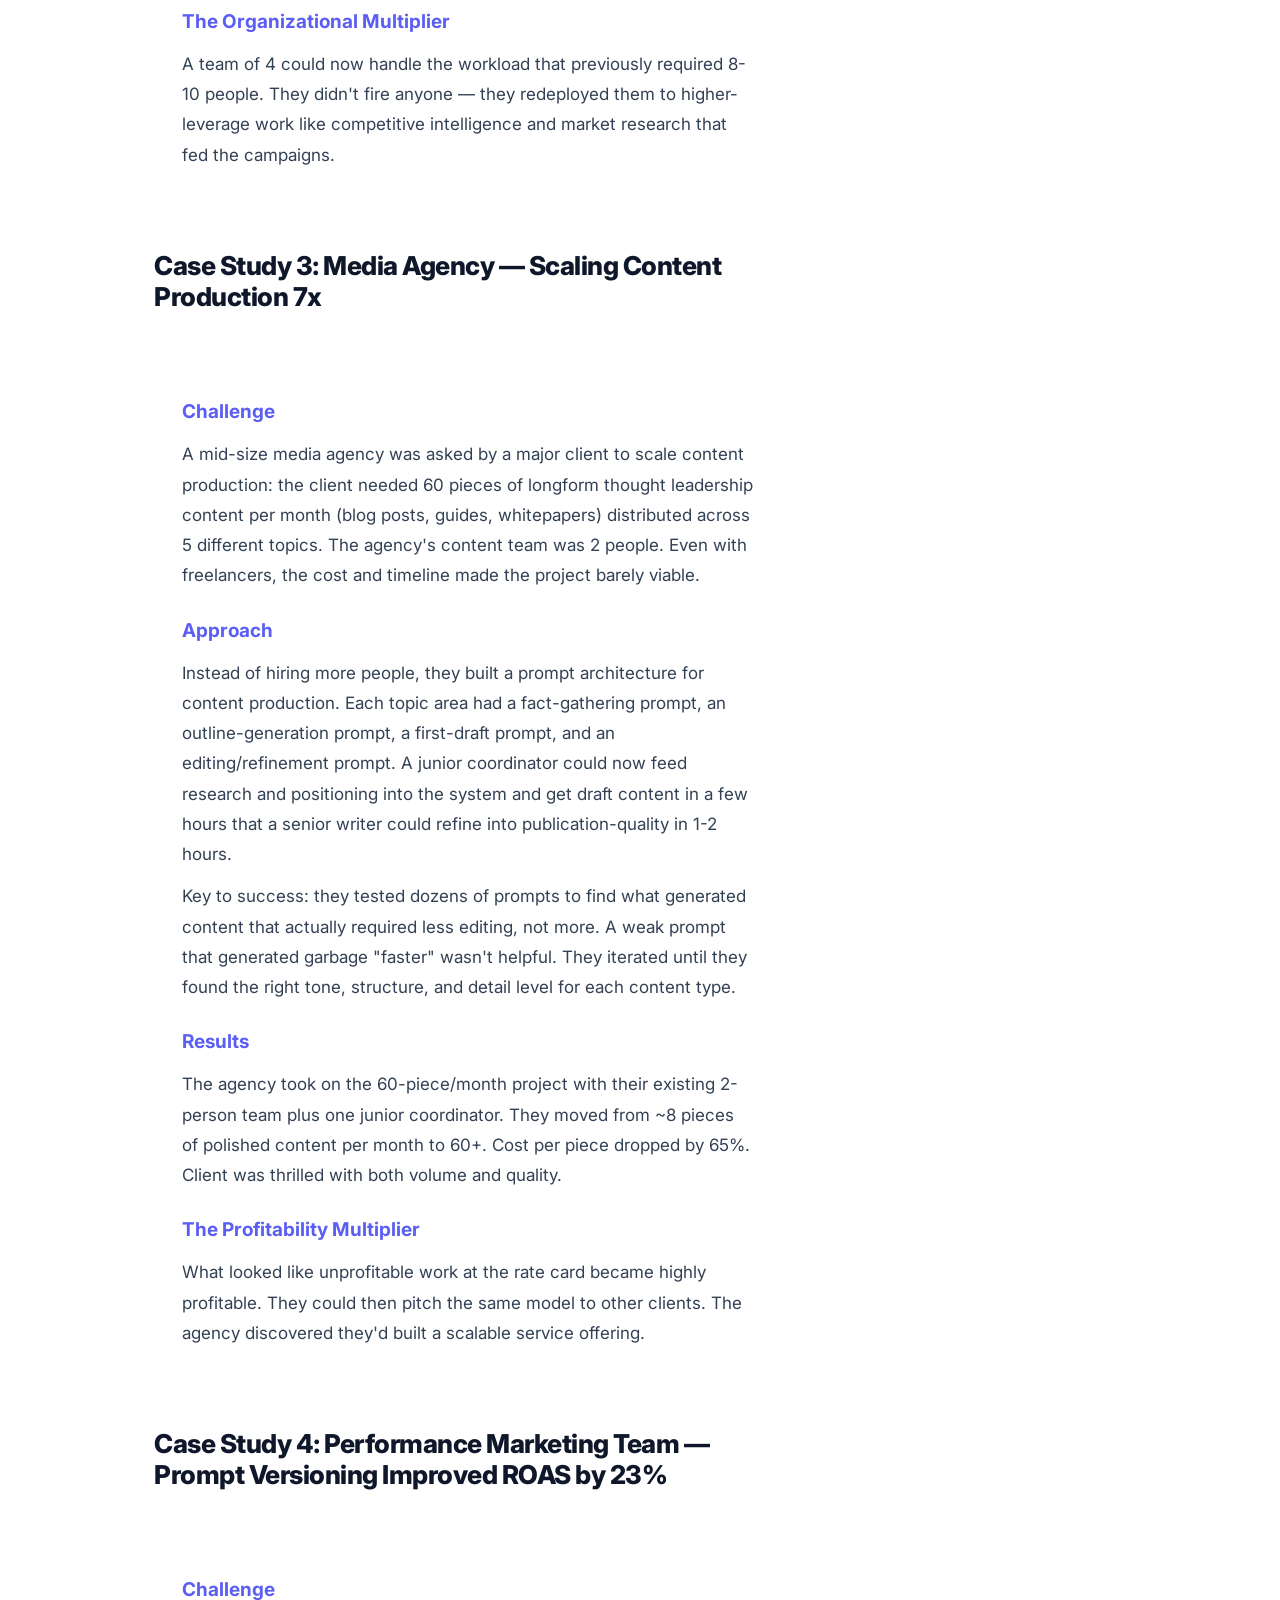
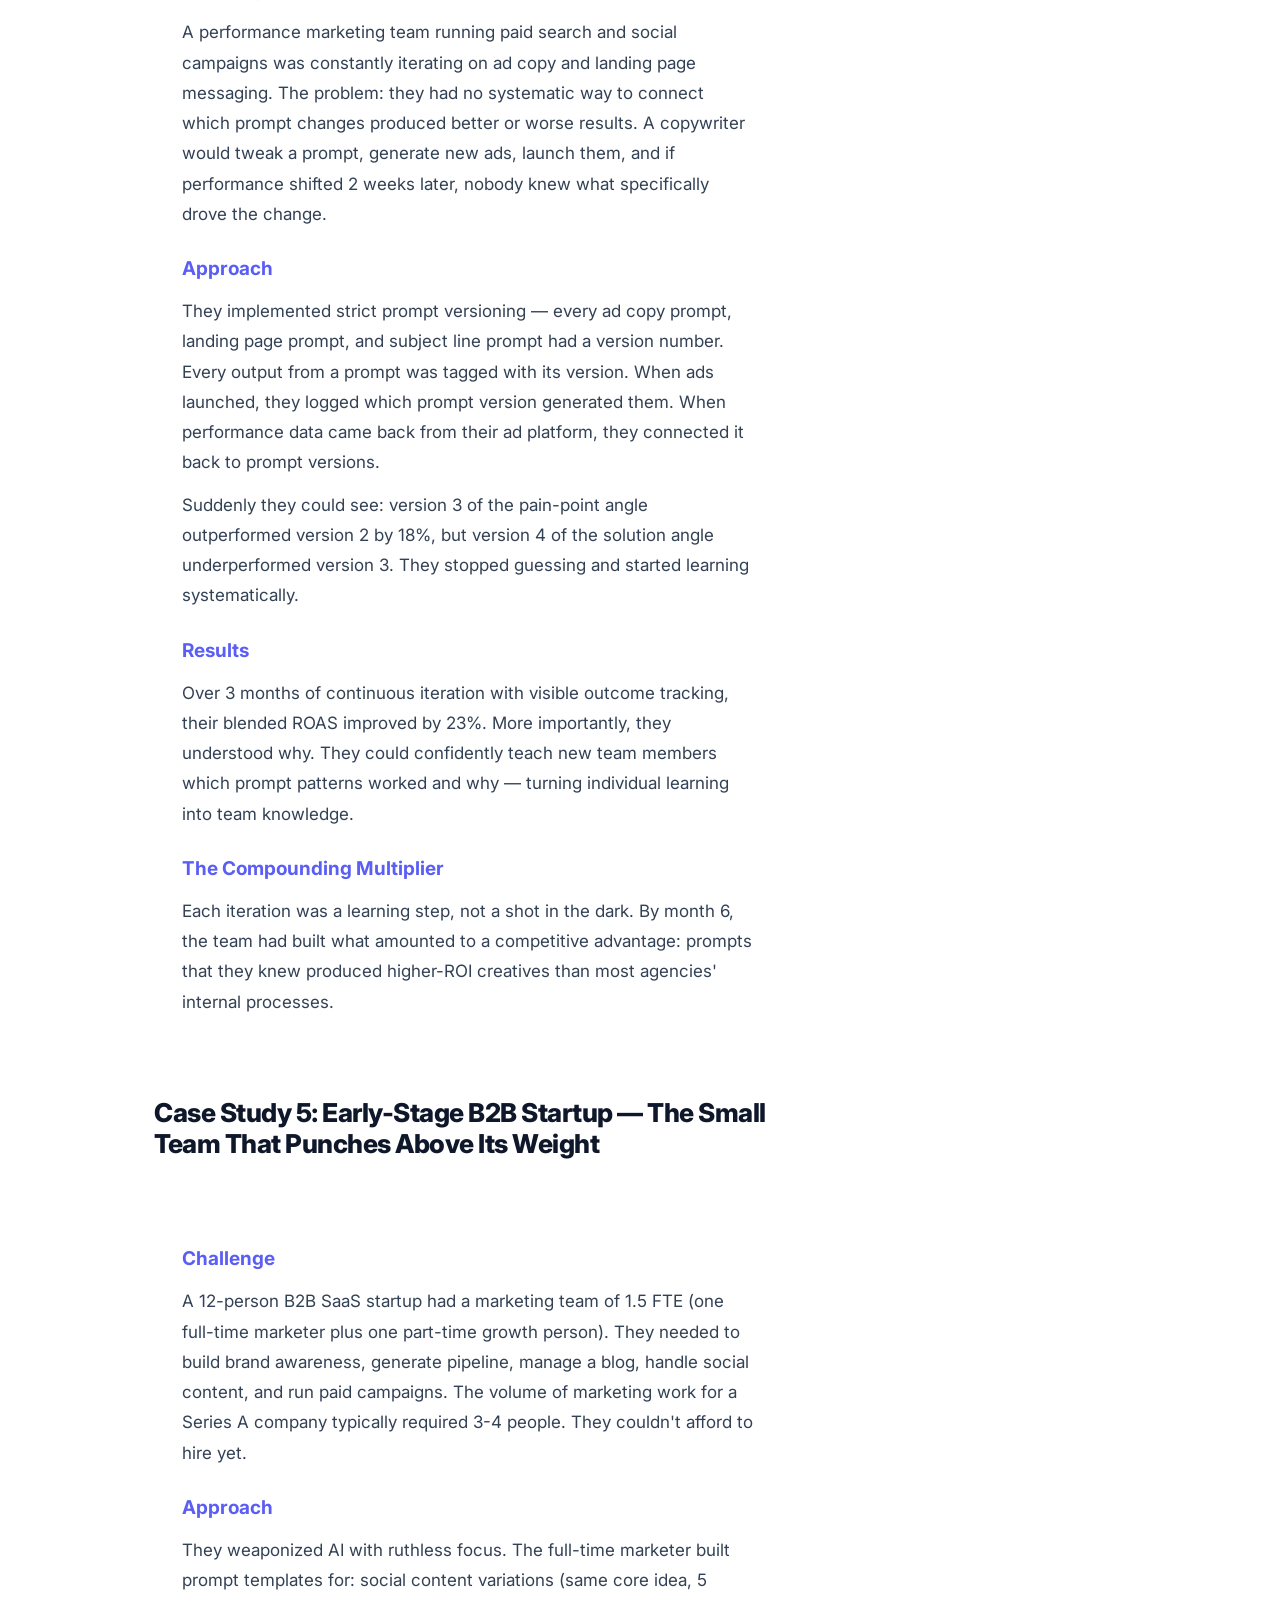
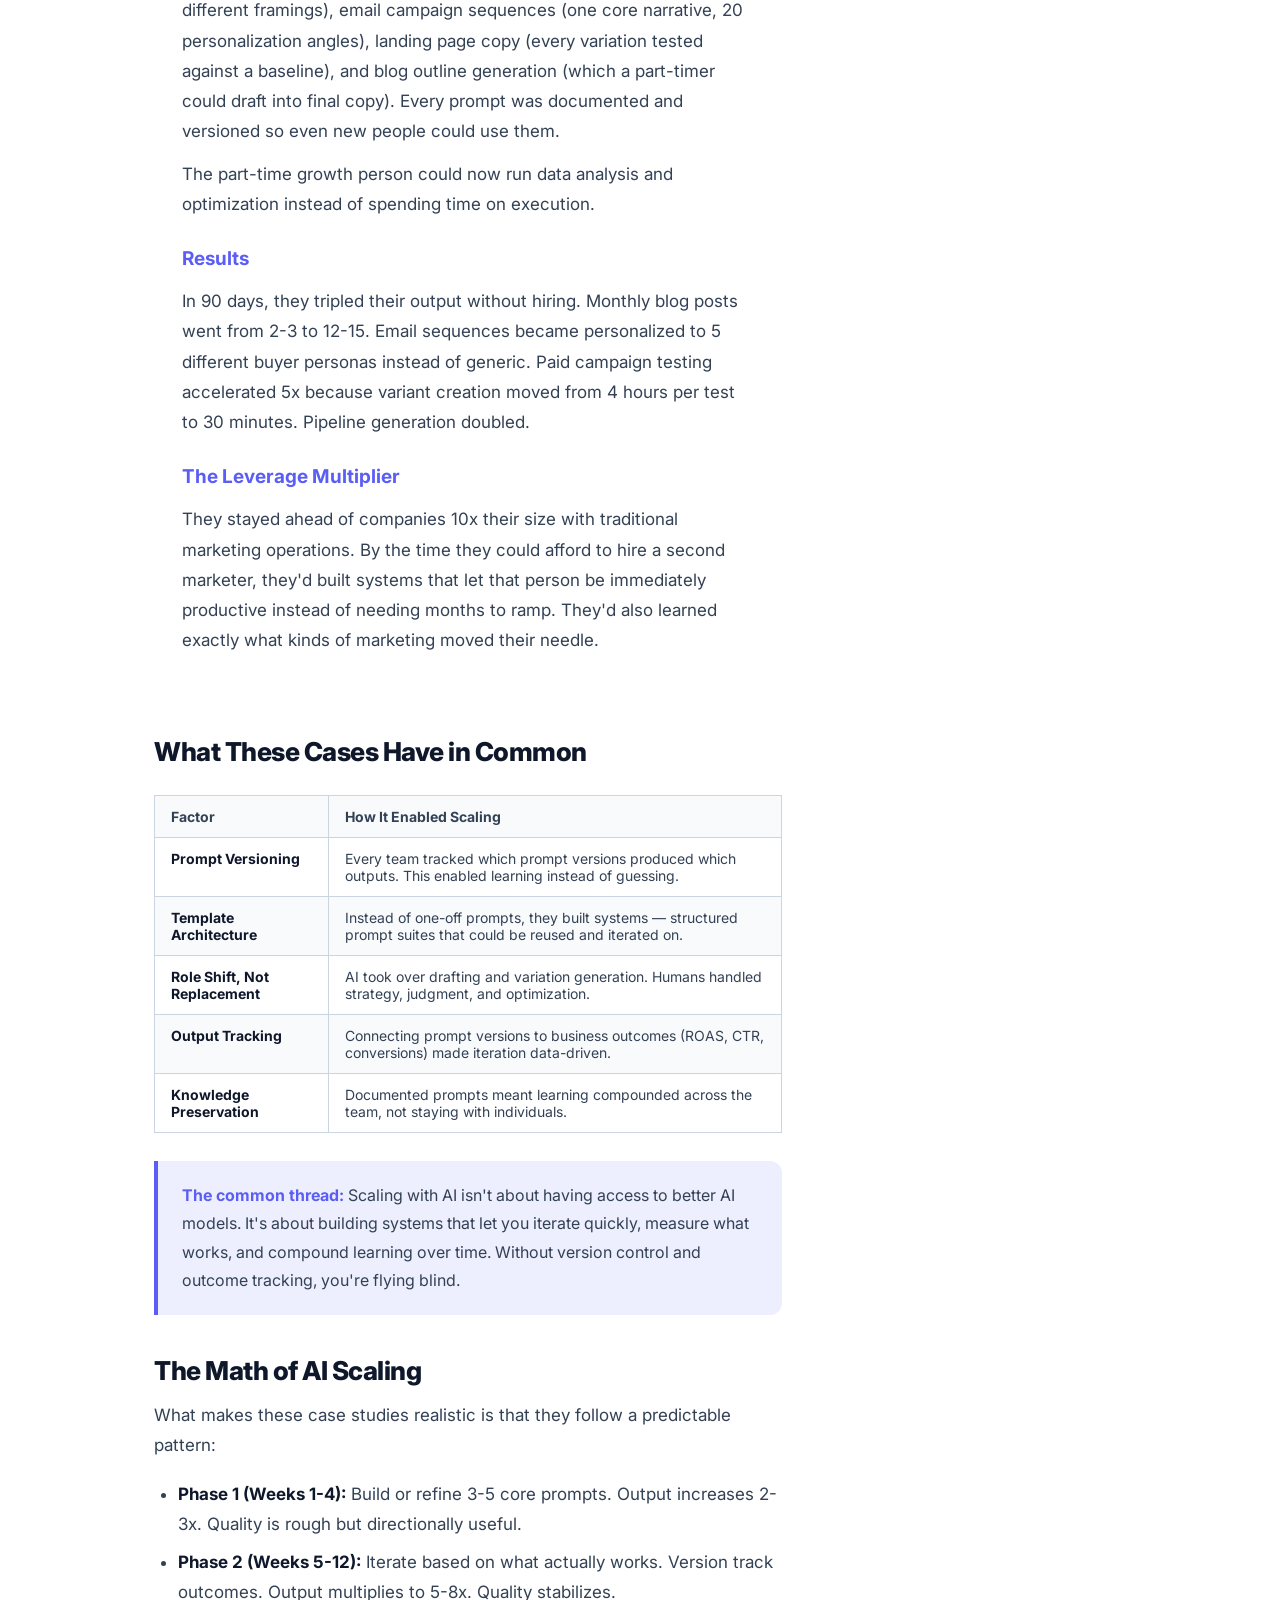
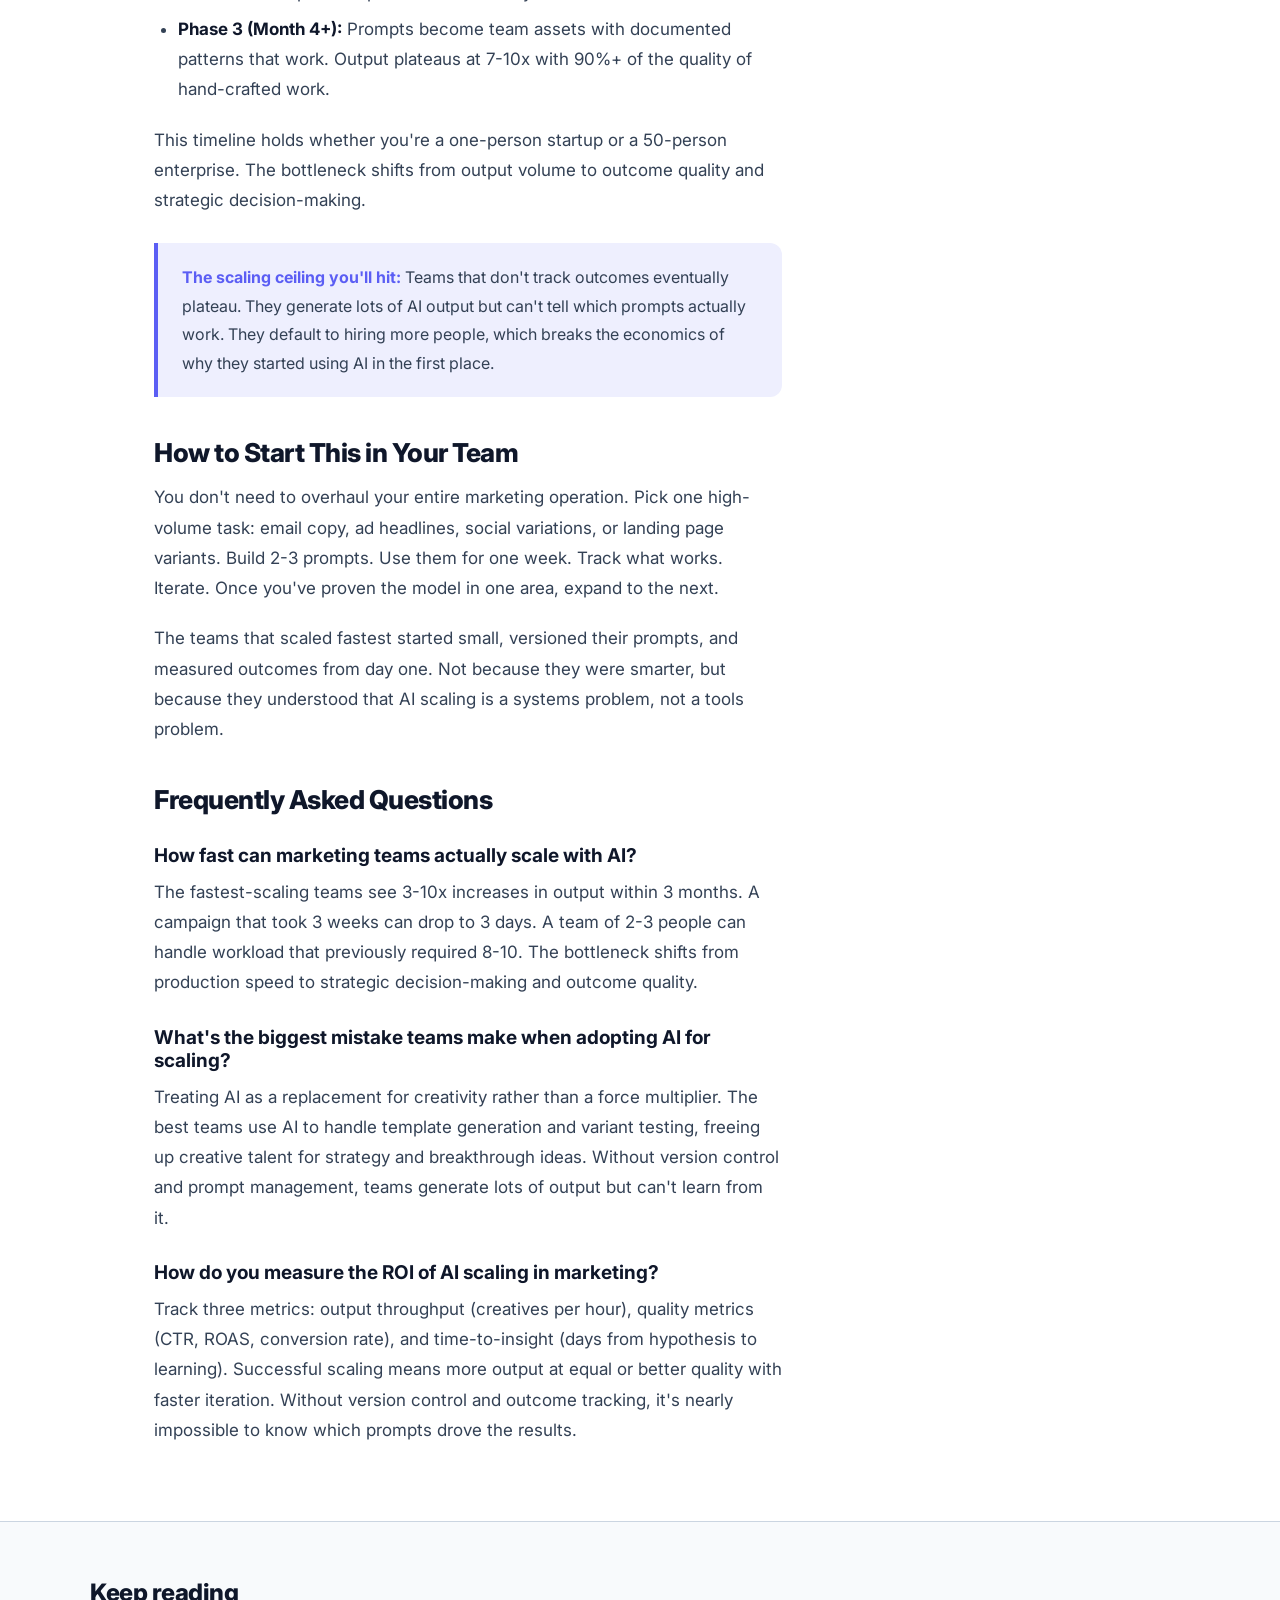
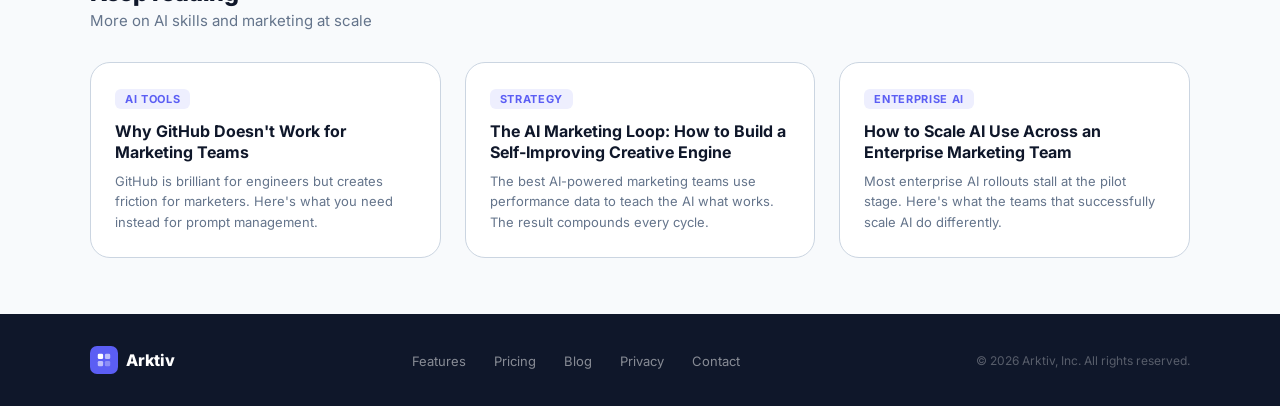
<file: blog/marketers-using-ai-to-scale-quickly/index.html>
<!DOCTYPE html>
<html lang="en">
<head>
  <meta charset="UTF-8" />
  <meta name="viewport" content="width=device-width, initial-scale=1.0" />

  <!-- Primary SEO -->
  <title>Best Examples of Marketers Using AI to Scale Output Quickly — Arktiv</title>
  <meta name="description" content="Real case studies: how marketing teams are using AI to 10x creative output, cut campaign turnaround from weeks to days, and scale without hiring. Five realistic examples from DTC, B2B, agencies, and more." />
  <meta name="robots" content="index, follow" />
  <link rel="canonical" href="https://arktiv.io/blog/marketers-using-ai-to-scale-quickly/" />

  <!-- Open Graph -->
  <meta property="og:type" content="article" />
  <meta property="og:url" content="https://arktiv.io/blog/marketers-using-ai-to-scale-quickly/" />
  <meta property="og:title" content="Best Examples of Marketers Using AI to Scale Output Quickly — Arktiv" />
  <meta property="og:description" content="How marketing teams are using AI to 10x creative output, cut turnaround time, and scale faster." />
  <meta property="og:image" content="https://arktiv.io/assets/og-image.png" />
  <meta property="og:site_name" content="Arktiv" />
  <meta property="article:published_time" content="2026-04-10" />
  <meta property="article:author" content="Arktiv Team" />

  <!-- Twitter Card -->
  <meta name="twitter:card" content="summary_large_image" />
  <meta name="twitter:title" content="Best Examples of Marketers Using AI to Scale Output Quickly" />
  <meta name="twitter:description" content="Five case studies of marketing teams scaling output with AI — from DTC brands to enterprise B2B." />

  <!-- Favicon -->
  <link rel="icon" type="image/svg+xml" href="/assets/favicon.svg" />
  <link rel="icon" type="image/png" sizes="32x32" href="/assets/favicon-32.png" />
  <link rel="apple-touch-icon" sizes="180x180" href="/assets/apple-touch-icon.png" />

  <link rel="manifest" href="/manifest.json" />
  <meta name="theme-color" content="#5b5ef4" />

  <!-- JSON-LD Article Schema -->
  <script type="application/ld+json">
  {
    "@context": "https://schema.org",
    "@type": "Article",
    "headline": "Best Examples of Marketers Using AI to Scale Output Quickly",
    "description": "Real case studies: how marketing teams are using AI to 10x creative output, cut campaign turnaround from weeks to days, and scale without hiring.",
    "url": "https://arktiv.io/blog/marketers-using-ai-to-scale-quickly/",
    "datePublished": "2026-04-10",
    "dateModified": "2026-04-10",
    "author": { "@type": "Organization", "name": "Arktiv", "url": "https://arktiv.io" },
    "publisher": {
      "@type": "Organization",
      "name": "Arktiv",
      "url": "https://arktiv.io",
      "logo": { "@type": "ImageObject", "url": "https://arktiv.io/assets/favicon.svg" }
    },
    "mainEntityOfPage": { "@type": "WebPage", "@id": "https://arktiv.io/blog/marketers-using-ai-to-scale-quickly/" }
  }
  </script>

  <!-- JSON-LD: BreadcrumbList -->
  <script type="application/ld+json">
  {
    "@context": "https://schema.org",
    "@type": "BreadcrumbList",
    "itemListElement": [
      { "@type": "ListItem", "position": 1, "name": "Home", "item": "https://arktiv.io/" },
      { "@type": "ListItem", "position": 2, "name": "Blog", "item": "https://arktiv.io/blog/" },
      { "@type": "ListItem", "position": 3, "name": "Best Examples of Marketers Using AI to Scale Output Quickly", "item": "https://arktiv.io/blog/marketers-using-ai-to-scale-quickly/" }
    ]
  }
  </script>

  <!-- FAQ Schema for AI search visibility -->
  <script type="application/ld+json">
  {
    "@context": "https://schema.org",
    "@type": "FAQPage",
    "mainEntity": [
      {
        "@type": "Question",
        "name": "How fast can marketing teams actually scale with AI?",
        "acceptedAnswer": {
          "@type": "Answer",
          "text": "The fastest-scaling teams are seeing 3-10x increases in output within the first 3 months. A campaign that took 3 weeks to produce can drop to 3 days. A team of 2-3 people can now handle the workload that previously required 8-10. The bottleneck shifts from production speed to strategic decision-making."
        }
      },
      {
        "@type": "Question",
        "name": "What's the biggest mistake teams make when adopting AI for scaling?",
        "acceptedAnswer": {
          "@type": "Answer",
          "text": "Treating AI as a replacement for creativity rather than a force multiplier for it. The teams that see the best results use AI to handle repetitive template generation and variant testing, freeing up their creative talent to focus on strategy, positioning, and breakthrough ideas. Version control and prompt management become critical when you're generating hundreds of variants."
        }
      },
      {
        "@type": "Question",
        "name": "How do you measure the ROI of AI scaling in marketing?",
        "acceptedAnswer": {
          "@type": "Answer",
          "text": "Track three metrics: output throughput (creatives produced per hour), quality metrics (CTR, ROAS, conversion rate), and time-to-insight (days from hypothesis to learning). Successful scaling means more output at equal or better quality with faster iteration. Without version control and outcome tracking, it's nearly impossible to know which prompts drove the results."
        }
      }
    ]
  }
  </script>

  <!-- GA4 -->
  <script async src="https://www.googletagmanager.com/gtag/js?id=G-D9FJMCFXXF"></script>
  <script>window.dataLayer=window.dataLayer||[];function gtag(){dataLayer.push(arguments);}gtag('js',new Date());gtag('config','G-D9FJMCFXXF');</script>

  <!-- Fonts -->
  <link rel="preconnect" href="https://fonts.googleapis.com" />
  <link rel="preconnect" href="https://fonts.gstatic.com" crossorigin />
  <link href="https://fonts.googleapis.com/css2?family=Inter:wght@400;700;800;900&display=swap" rel="stylesheet" />

  <!-- Shared styles -->
  <link rel="stylesheet" href="/assets/css/shared.css" />

  <style>
    /* ── ARTICLE LAYOUT ── */
    .article-hero {
      background: var(--slate-50);
      border-bottom: 1px solid var(--slate-300);
      padding: 64px 5% 56px;
      margin-top: 64px;
    }
    .article-hero-inner { max-width: 760px; margin: 0 auto; }

    .breadcrumb {
      display: flex; align-items: center; gap: 8px;
      font-size: 13px; color: var(--slate-500);
      margin-bottom: 24px;
    }
    .breadcrumb a { color: var(--indigo); text-decoration: none; }
    .breadcrumb a:hover { text-decoration: underline; }

    .article-hero h1 {
      font-size: clamp(28px, 4.5vw, 46px);
      font-weight: 900; letter-spacing: -1.5px;
      color: var(--slate-900); line-height: 1.1;
      margin-bottom: 20px;
    }
    .article-hero .lede {
      font-size: 20px; color: var(--slate-500);
      line-height: 1.6; margin-bottom: 28px;
    }
    .article-meta {
      display: flex; align-items: center; gap: 20px;
      font-size: 13px; color: var(--slate-500);
      border-top: 1px solid var(--slate-300);
      padding-top: 20px; flex-wrap: wrap;
    }
    .article-meta-item { display: flex; align-items: center; gap: 6px; }

    /* ── ARTICLE BODY ── */
    .article-body {
      padding: 56px 5%;
      display: grid;
      grid-template-columns: 1fr 280px;
      gap: 64px;
      max-width: 1100px;
      margin: 0 auto;
    }
    .article-content { min-width: 0; }
    .article-content h2 {
      font-size: 26px; font-weight: 800;
      letter-spacing: -.5px; color: var(--slate-900);
      margin: 40px 0 14px; line-height: 1.2;
    }
    .article-content h3 {
      font-size: 19px; font-weight: 700;
      color: var(--slate-900); margin: 28px 0 10px;
    }
    .article-content h4 {
      font-size: 16px; font-weight: 700;
      color: var(--slate-900); margin: 20px 0 8px;
    }
    .article-content p {
      font-size: 17px; line-height: 1.78;
      color: var(--slate-700); margin-bottom: 20px;
    }
    .article-content ul, .article-content ol { margin: 0 0 20px 24px; }
    .article-content li {
      font-size: 17px; line-height: 1.75;
      color: var(--slate-700); margin-bottom: 8px;
    }
    .article-content strong { color: var(--slate-900); font-weight: 700; }
    .article-content a { color: var(--indigo); text-decoration: underline; text-underline-offset: 3px; }
    .article-content code {
      background: var(--slate-100); color: var(--slate-700);
      padding: 2px 6px; border-radius: 4px;
      font-size: 14px; font-family: monospace;
    }

    .callout {
      background: var(--indigo-light);
      border-left: 4px solid var(--indigo);
      border-radius: 0 var(--radius) var(--radius) 0;
      padding: 20px 24px; margin: 28px 0;
    }
    .callout p { margin: 0; color: var(--slate-700); font-size: 16px; }
    .callout strong { color: var(--indigo); }

    .comparison-table {
      width: 100%; border-collapse: collapse;
      margin: 28px 0; font-size: 14px;
    }
    .comparison-table th {
      background: var(--slate-50); padding: 12px 16px;
      text-align: left; font-weight: 700;
      color: var(--slate-700); border: 1px solid var(--slate-300);
    }
    .comparison-table td {
      padding: 12px 16px; border: 1px solid var(--slate-300);
      color: var(--slate-700); vertical-align: top;
    }
    .comparison-table tr:nth-child(even) td { background: var(--slate-50); }
    .check { color: #16a34a; font-weight: 700; }
    .cross { color: #dc2626; font-weight: 700; }

    /* ── SIDEBAR ── */
    .sidebar-card {
      background: var(--indigo-light);
      border: 1.5px solid var(--indigo-mid);
      border-radius: var(--radius-lg);
      padding: 28px;
      position: sticky;
      top: 84px;
    }
    .sidebar-card h3 { font-size: 18px; font-weight: 800; color: var(--slate-900); margin-bottom: 8px; }
    .sidebar-card p { font-size: 14px; color: var(--slate-500); line-height: 1.6; margin-bottom: 20px; }
    .sidebar-btn {
      width: 100%;
      background: var(--indigo); color: var(--white);
      border: none; padding: 13px 20px;
      border-radius: var(--radius);
      font-size: 14px; font-weight: 700; font-family: inherit;
      cursor: pointer; transition: background .2s;
      box-shadow: var(--shadow-lg);
    }
    .sidebar-btn:hover { background: var(--indigo-dark); }

    /* ── RELATED POSTS ── */
    .related-posts {
      padding: 56px 5%;
      background: var(--slate-50);
      border-top: 1px solid var(--slate-300);
    }
    .related-inner { max-width: 1100px; margin: 0 auto; }
    .related-grid {
      display: grid;
      grid-template-columns: repeat(auto-fill, minmax(280px, 1fr));
      gap: 24px; margin-top: 32px;
    }
    .related-card {
      background: var(--white); border: 1.5px solid var(--slate-300);
      border-radius: var(--radius-lg); padding: 24px;
      text-decoration: none; color: inherit;
      transition: border-color .2s, box-shadow .2s;
    }
    .related-card:hover { border-color: var(--indigo-mid); box-shadow: var(--shadow-lg); }
    .related-card .post-tag { margin-bottom: 12px; }
    .related-card h3 { font-size: 16px; font-weight: 700; margin-bottom: 8px; line-height: 1.3; }
    .related-card p { font-size: 13px; color: var(--slate-500); line-height: 1.6; }

    .case-study-block {
      background: var(--white);
      border: 1.5px solid var(--slate-200);
      border-radius: var(--radius-lg);
      padding: 28px;
      margin: 32px 0;
    }
    .case-study-block h3 {
      font-size: 19px; font-weight: 700;
      color: var(--indigo); margin-bottom: 16px;
    }
    .case-study-block h4 {
      font-size: 14px; font-weight: 700;
      color: var(--slate-500); text-transform: uppercase;
      letter-spacing: 0.5px; margin-top: 20px; margin-bottom: 8px;
    }
    .case-study-block p { margin-bottom: 12px; }

    @media (max-width: 768px) {
      .article-body { grid-template-columns: 1fr; gap: 40px; }
      .article-sidebar { display: none; }
    }
  </style>
</head>
<body>

<a href="#main" class="skip-nav">Skip to main content</a>

<!-- ── MODAL (static for Netlify Forms detection) ── -->
<div id="leadModal" class="modal-overlay" role="dialog" aria-modal="true" aria-labelledby="modalHeading">
  <div class="modal-card">
    <button class="modal-close" aria-label="Close modal">&times;</button>
    <div id="modalFormWrap">
      <h2 id="modalHeading">Get early access to Arktiv</h2>
      <p class="modal-sub">Join 340+ performance marketers on the waitlist.</p>
      <form id="leadForm" data-netlify="true" name="lead-capture" netlify-honeypot="bot-field">
        <input type="hidden" name="form-name" value="lead-capture" />
        <p style="display:none"><label>Don't fill this: <input name="bot-field" /></label></p>
        <div class="form-group">
          <label for="lead-name">Full name</label>
          <input type="text" id="lead-name" name="name" placeholder="Jane Smith" required autocomplete="name" />
        </div>
        <div class="form-group">
          <label for="lead-email">Work email</label>
          <input type="email" id="lead-email" name="email" placeholder="jane@company.com" required autocomplete="email" />
        </div>
        <div class="form-group">
          <label for="lead-company">Company name</label>
          <input type="text" id="lead-company" name="company" placeholder="Acme Inc." required autocomplete="organization" />
        </div>
        <button type="submit" class="modal-submit" id="modalSubmitBtn">Get early access →</button>
        <p id="modalError" class="modal-error" role="alert" style="display:none">Something went wrong. Please try again or email us directly.</p>
      </form>
      <p class="modal-disclaimer">No spam. No credit card. We'll reach out personally.</p>
    </div>
    <div class="modal-success" id="modalSuccess" aria-live="polite">
      <div class="modal-success-icon" aria-hidden="true">🎉</div>
      <h3 tabindex="-1">You're on the list!</h3>
      <p>We'll be in touch personally when your beta spot is ready.</p>
    </div>
  </div>
</div>

<!-- ── NAV ── -->
<nav aria-label="Main navigation">
  <a href="/" class="nav-logo" aria-label="Arktiv home">
    <div class="nav-logo-mark" aria-hidden="true">
      <svg viewBox="0 0 18 18" fill="none"><rect x="2" y="2" width="6" height="6" rx="1.5" fill="white"/><rect x="10" y="2" width="6" height="6" rx="1.5" fill="white" opacity=".6"/><rect x="2" y="10" width="6" height="6" rx="1.5" fill="white" opacity=".6"/><rect x="10" y="10" width="6" height="6" rx="1.5" fill="white" opacity=".3"/></svg>
    </div>
    <span class="nav-logo-text">Ark<span>tiv</span></span>
  </a>
  <button class="hamburger" id="hamburger" aria-label="Toggle navigation" aria-expanded="false" aria-controls="navLinks" onclick="toggleNav()">
    <span></span><span></span><span></span>
  </button>
  <ul class="nav-links" id="navLinks">
    <li><a href="/#features">Features</a></li>
    <li><a href="/#pricing">Pricing</a></li>
    <li><a href="/blog/">Blog</a></li>
    <li><button class="nav-cta" onclick="openModal('nav')">Get early access</button></li>
  </ul>
</nav>

<!-- ── ARTICLE HERO ── -->
<header class="article-hero">
  <div class="article-hero-inner">
    <nav class="breadcrumb" aria-label="Breadcrumb">
      <a href="/">Home</a> <span aria-hidden="true">›</span>
      <a href="/blog/">Blog</a> <span aria-hidden="true">›</span>
      <span>AI Case Studies</span>
    </nav>
    <span class="post-tag">Case Studies</span>
    <h1>Best Examples of Marketers Using AI to Scale Output Quickly</h1>
    <p class="lede">From a DTC brand that 10x'd its creative variants to an enterprise B2B team cutting campaign turnaround from 3 weeks to 3 days — five realistic case studies of marketing teams using AI to scale faster than hiring could ever enable.</p>
    <div class="article-meta">
      <span class="article-meta-item"><span aria-hidden="true">📅</span> April 2026</span>
      <span class="article-meta-item"><span aria-hidden="true">✍️</span> Arktiv Team</span>
      <span class="article-meta-item"><span aria-hidden="true">⏱️</span> 9 min read</span>
    </div>
  </div>
</header>

<!-- ── ARTICLE BODY ── -->
<main id="main">
  <div class="article-body">
    <article class="article-content">

      <p>The question isn't whether AI can scale marketing output anymore. It's whether your team will be the one scaling, or the one left behind watching competitors move faster.</p>

      <p>The best marketing teams using AI right now aren't necessarily bigger. They're not using fancier tools or more expensive platforms. What they're doing is fundamentally different: they've built repeatable systems for turning AI into output, and they're using version control to understand what actually works.</p>

      <p>Here are five realistic case studies of marketing teams scaling fast with AI — and what made them successful.</p>

      <h2>Case Study 1: DTC Fashion Brand — 10x Creative Variants in 6 Weeks</h2>

      <div class="case-study-block">
        <h3>Challenge</h3>
        <p>A mid-size direct-to-consumer fashion brand was constrained by creative output. Testing a new product line meant commissioning new product photography, writing descriptions, building landing pages, and creating ad copy — a 3-4 week cycle. By the time a creative passed through approvals and launched, market conditions had shifted.</p>
        <h4>The Real Bottleneck</h4>
        <p>Not production speed — creative decision-making. The team had strong intuitions about what would resonate but was limited to testing maybe 3-4 creative directions per month. Most winning ideas never got tested.</p>

        <h3>Approach</h3>
        <p>They built a structured set of AI prompts to generate variations on their core product description, UGC-style copy angles, and paid ad headlines. Instead of one copywriter spending 2 hours per product on copy, a junior marketer now feeds product specs into a prompt suite that generates 15-20 variations in 20 minutes. The team then selects the best 4-5 for human refinement.</p>
        <p>Critically, they version-controlled the prompts. When a particular angle started underperforming, they could trace it back to when the prompt changed and understand why.</p>

        <h3>Results</h3>
        <p>In the first 6 weeks, creative output increased from ~8 variations per product to ~80 per month. More importantly, time-to-test dropped to 5 days. They discovered that a slightly irreverent tone they'd never have tested manually was outperforming their "safe" baseline by 34% on CTR.</p>

        <h3>The Multiplier Effect</h3>
        <p>They could now test 2-3 new product lines per month instead of one. The volume of learning accelerated, compounding month over month.</p>
      </div>

      <h2>Case Study 2: Enterprise B2B SaaS — From 3 Weeks to 3 Days</h2>

      <div class="case-study-block">
        <h3>Challenge</h3>
        <p>A large enterprise B2B software company had a sales enablement and marketing coordination problem. Creating a new sales campaign involved: writing the core narrative, building email sequences, creating sales deck talking points, producing landing page copy, and coordinating with sales ops. The whole cycle took 3-4 weeks. By the time campaigns launched, competitive landscape had shifted or sales priorities had changed.</p>

        <h3>Approach</h3>
        <p>They mapped the entire campaign workflow as a series of prompts. Core narrative prompt feeds into email sequence prompt, which feeds into sales deck prompt — all with version control and output tracking. Marketing sends a market brief and positioning statement into the system. AI generates the full campaign suite in draft form within 24 hours. The team then refines and approves.</p>
        <p>This was the key insight: AI didn't replace judgment, it removed the time spent on drafting. Their strategists could now spend their time on critique and positioning instead of typing.</p>

        <h3>Results</h3>
        <p>Campaign turnaround dropped from 21 days to 3 days. They ran 4 major campaigns in Q1 instead of 1. Sales adoption increased because campaigns aligned better with real-time competitive situations. And because every prompt version was tracked to campaign performance, they could measure what actually drove sales outcomes.</p>

        <h3>The Organizational Multiplier</h3>
        <p>A team of 4 could now handle the workload that previously required 8-10 people. They didn't fire anyone — they redeployed them to higher-leverage work like competitive intelligence and market research that fed the campaigns.</p>
      </div>

      <h2>Case Study 3: Media Agency — Scaling Content Production 7x</h2>

      <div class="case-study-block">
        <h3>Challenge</h3>
        <p>A mid-size media agency was asked by a major client to scale content production: the client needed 60 pieces of longform thought leadership content per month (blog posts, guides, whitepapers) distributed across 5 different topics. The agency's content team was 2 people. Even with freelancers, the cost and timeline made the project barely viable.</p>

        <h3>Approach</h3>
        <p>Instead of hiring more people, they built a prompt architecture for content production. Each topic area had a fact-gathering prompt, an outline-generation prompt, a first-draft prompt, and an editing/refinement prompt. A junior coordinator could now feed research and positioning into the system and get draft content in a few hours that a senior writer could refine into publication-quality in 1-2 hours.</p>
        <p>Key to success: they tested dozens of prompts to find what generated content that actually required less editing, not more. A weak prompt that generated garbage "faster" wasn't helpful. They iterated until they found the right tone, structure, and detail level for each content type.</p>

        <h3>Results</h3>
        <p>The agency took on the 60-piece/month project with their existing 2-person team plus one junior coordinator. They moved from ~8 pieces of polished content per month to 60+. Cost per piece dropped by 65%. Client was thrilled with both volume and quality.</p>

        <h3>The Profitability Multiplier</h3>
        <p>What looked like unprofitable work at the rate card became highly profitable. They could then pitch the same model to other clients. The agency discovered they'd built a scalable service offering.</p>
      </div>

      <h2>Case Study 4: Performance Marketing Team — Prompt Versioning Improved ROAS by 23%</h2>

      <div class="case-study-block">
        <h3>Challenge</h3>
        <p>A performance marketing team running paid search and social campaigns was constantly iterating on ad copy and landing page messaging. The problem: they had no systematic way to connect which prompt changes produced better or worse results. A copywriter would tweak a prompt, generate new ads, launch them, and if performance shifted 2 weeks later, nobody knew what specifically drove the change.</p>

        <h3>Approach</h3>
        <p>They implemented strict prompt versioning — every ad copy prompt, landing page prompt, and subject line prompt had a version number. Every output from a prompt was tagged with its version. When ads launched, they logged which prompt version generated them. When performance data came back from their ad platform, they connected it back to prompt versions.</p>
        <p>Suddenly they could see: version 3 of the pain-point angle outperformed version 2 by 18%, but version 4 of the solution angle underperformed version 3. They stopped guessing and started learning systematically.</p>

        <h3>Results</h3>
        <p>Over 3 months of continuous iteration with visible outcome tracking, their blended ROAS improved by 23%. More importantly, they understood why. They could confidently teach new team members which prompt patterns worked and why — turning individual learning into team knowledge.</p>

        <h3>The Compounding Multiplier</h3>
        <p>Each iteration was a learning step, not a shot in the dark. By month 6, the team had built what amounted to a competitive advantage: prompts that they knew produced higher-ROI creatives than most agencies' internal processes.</p>
      </div>

      <h2>Case Study 5: Early-Stage B2B Startup — The Small Team That Punches Above Its Weight</h2>

      <div class="case-study-block">
        <h3>Challenge</h3>
        <p>A 12-person B2B SaaS startup had a marketing team of 1.5 FTE (one full-time marketer plus one part-time growth person). They needed to build brand awareness, generate pipeline, manage a blog, handle social content, and run paid campaigns. The volume of marketing work for a Series A company typically required 3-4 people. They couldn't afford to hire yet.</p>

        <h3>Approach</h3>
        <p>They weaponized AI with ruthless focus. The full-time marketer built prompt templates for: social content variations (same core idea, 5 different framings), email campaign sequences (one core narrative, 20 personalization angles), landing page copy (every variation tested against a baseline), and blog outline generation (which a part-timer could draft into final copy). Every prompt was documented and versioned so even new people could use them.</p>
        <p>The part-time growth person could now run data analysis and optimization instead of spending time on execution.</p>

        <h3>Results</h3>
        <p>In 90 days, they tripled their output without hiring. Monthly blog posts went from 2-3 to 12-15. Email sequences became personalized to 5 different buyer personas instead of generic. Paid campaign testing accelerated 5x because variant creation moved from 4 hours per test to 30 minutes. Pipeline generation doubled.</p>

        <h3>The Leverage Multiplier</h3>
        <p>They stayed ahead of companies 10x their size with traditional marketing operations. By the time they could afford to hire a second marketer, they'd built systems that let that person be immediately productive instead of needing months to ramp. They'd also learned exactly what kinds of marketing moved their needle.</p>
      </div>

      <h2>What These Cases Have in Common</h2>

      <table class="comparison-table">
        <thead>
          <tr>
            <th>Factor</th>
            <th>How It Enabled Scaling</th>
          </tr>
        </thead>
        <tbody>
          <tr>
            <td><strong>Prompt Versioning</strong></td>
            <td>Every team tracked which prompt versions produced which outputs. This enabled learning instead of guessing.</td>
          </tr>
          <tr>
            <td><strong>Template Architecture</strong></td>
            <td>Instead of one-off prompts, they built systems — structured prompt suites that could be reused and iterated on.</td>
          </tr>
          <tr>
            <td><strong>Role Shift, Not Replacement</strong></td>
            <td>AI took over drafting and variation generation. Humans handled strategy, judgment, and optimization.</td>
          </tr>
          <tr>
            <td><strong>Output Tracking</strong></td>
            <td>Connecting prompt versions to business outcomes (ROAS, CTR, conversions) made iteration data-driven.</td>
          </tr>
          <tr>
            <td><strong>Knowledge Preservation</strong></td>
            <td>Documented prompts meant learning compounded across the team, not staying with individuals.</td>
          </tr>
        </tbody>
      </table>

      <div class="callout">
        <p><strong>The common thread:</strong> Scaling with AI isn't about having access to better AI models. It's about building systems that let you iterate quickly, measure what works, and compound learning over time. Without version control and outcome tracking, you're flying blind.</p>
      </div>

      <h2>The Math of AI Scaling</h2>

      <p>What makes these case studies realistic is that they follow a predictable pattern:</p>

      <ul>
        <li><strong>Phase 1 (Weeks 1-4):</strong> Build or refine 3-5 core prompts. Output increases 2-3x. Quality is rough but directionally useful.</li>
        <li><strong>Phase 2 (Weeks 5-12):</strong> Iterate based on what actually works. Version track outcomes. Output multiplies to 5-8x. Quality stabilizes.</li>
        <li><strong>Phase 3 (Month 4+):</strong> Prompts become team assets with documented patterns that work. Output plateaus at 7-10x with 90%+ of the quality of hand-crafted work.</li>
      </ul>

      <p>This timeline holds whether you're a one-person startup or a 50-person enterprise. The bottleneck shifts from output volume to outcome quality and strategic decision-making.</p>

      <div class="callout">
        <p><strong>The scaling ceiling you'll hit:</strong> Teams that don't track outcomes eventually plateau. They generate lots of AI output but can't tell which prompts actually work. They default to hiring more people, which breaks the economics of why they started using AI in the first place.</p>
      </div>

      <h2>How to Start This in Your Team</h2>

      <p>You don't need to overhaul your entire marketing operation. Pick one high-volume task: email copy, ad headlines, social variations, or landing page variants. Build 2-3 prompts. Use them for one week. Track what works. Iterate. Once you've proven the model in one area, expand to the next.</p>

      <p>The teams that scaled fastest started small, versioned their prompts, and measured outcomes from day one. Not because they were smarter, but because they understood that AI scaling is a systems problem, not a tools problem.</p>

      <h2>Frequently Asked Questions</h2>

      <h3>How fast can marketing teams actually scale with AI?</h3>
      <p>The fastest-scaling teams see 3-10x increases in output within 3 months. A campaign that took 3 weeks can drop to 3 days. A team of 2-3 people can handle workload that previously required 8-10. The bottleneck shifts from production speed to strategic decision-making and outcome quality.</p>

      <h3>What's the biggest mistake teams make when adopting AI for scaling?</h3>
      <p>Treating AI as a replacement for creativity rather than a force multiplier. The best teams use AI to handle template generation and variant testing, freeing up creative talent for strategy and breakthrough ideas. Without version control and prompt management, teams generate lots of output but can't learn from it.</p>

      <h3>How do you measure the ROI of AI scaling in marketing?</h3>
      <p>Track three metrics: output throughput (creatives per hour), quality metrics (CTR, ROAS, conversion rate), and time-to-insight (days from hypothesis to learning). Successful scaling means more output at equal or better quality with faster iteration. Without version control and outcome tracking, it's nearly impossible to know which prompts drove the results.</p>

    </article>

    <!-- ── SIDEBAR ── -->
    <aside class="article-sidebar" aria-label="Article sidebar">
      <div class="sidebar-card">
        <h3>Turn AI experiments into team knowledge</h3>
        <p>Arktiv helps marketing teams version control their prompts, track which ones work, and build repeatable systems for scaling.</p>
        <button class="sidebar-btn" onclick="openModal('source')">Get early access →</button>
      </div>
    </aside>
  </div>
</main>

<!-- ── RELATED POSTS ── -->
<section class="related-posts" aria-label="Related articles">
  <div class="related-inner">
    <h2 style="font-size:24px;font-weight:800;letter-spacing:-.5px;margin-bottom:4px;">Keep reading</h2>
    <p style="font-size:15px;color:var(--slate-500);">More on AI skills and marketing at scale</p>
    <div class="related-grid">
      <a href="/blog/why-github-doesnt-work-for-marketers/" class="related-card">
        <span class="post-tag">AI Tools</span>
        <h3>Why GitHub Doesn't Work for Marketing Teams</h3>
        <p>GitHub is brilliant for engineers but creates friction for marketers. Here's what you need instead for prompt management.</p>
      </a>
      <a href="/blog/the-ai-marketing-loop/" class="related-card">
        <span class="post-tag">Strategy</span>
        <h3>The AI Marketing Loop: How to Build a Self-Improving Creative Engine</h3>
        <p>The best AI-powered marketing teams use performance data to teach the AI what works. The result compounds every cycle.</p>
      </a>
      <a href="/blog/how-to-scale-ai-for-enterprise-marketing/" class="related-card">
        <span class="post-tag">Enterprise AI</span>
        <h3>How to Scale AI Use Across an Enterprise Marketing Team</h3>
        <p>Most enterprise AI rollouts stall at the pilot stage. Here's what the teams that successfully scale AI do differently.</p>
      </a>
    </div>
  </div>
</section>

<!-- ── FOOTER ── -->
<footer>
  <div class="footer-inner">
    <a href="/" class="footer-logo" aria-label="Arktiv home">
      <div class="footer-logo-mark" aria-hidden="true">
        <svg viewBox="0 0 18 18" fill="none" width="16" height="16">
          <rect x="2" y="2" width="6" height="6" rx="1.5" fill="white"/>
          <rect x="10" y="2" width="6" height="6" rx="1.5" fill="white" opacity=".6"/>
          <rect x="2" y="10" width="6" height="6" rx="1.5" fill="white" opacity=".6"/>
          <rect x="10" y="10" width="6" height="6" rx="1.5" fill="white" opacity=".3"/>
        </svg>
      </div>
      <span class="footer-logo-text">Arktiv</span>
    </a>
    <ul class="footer-links">
      <li><a href="/#features">Features</a></li>
      <li><a href="/#pricing">Pricing</a></li>
      <li><a href="/blog/">Blog</a></li>
      <li><a href="/privacy/">Privacy</a></li>
      <li><a href="#" onclick="openModal('source');return false;">Contact</a></li>
    </ul>
    <span class="footer-copy">© 2026 Arktiv, Inc. All rights reserved.</span>
  </div>
</footer>

<script src="/assets/js/modal.js"></script>
<script src="/assets/js/nav.js"></script>
</body>
</html>
</file>
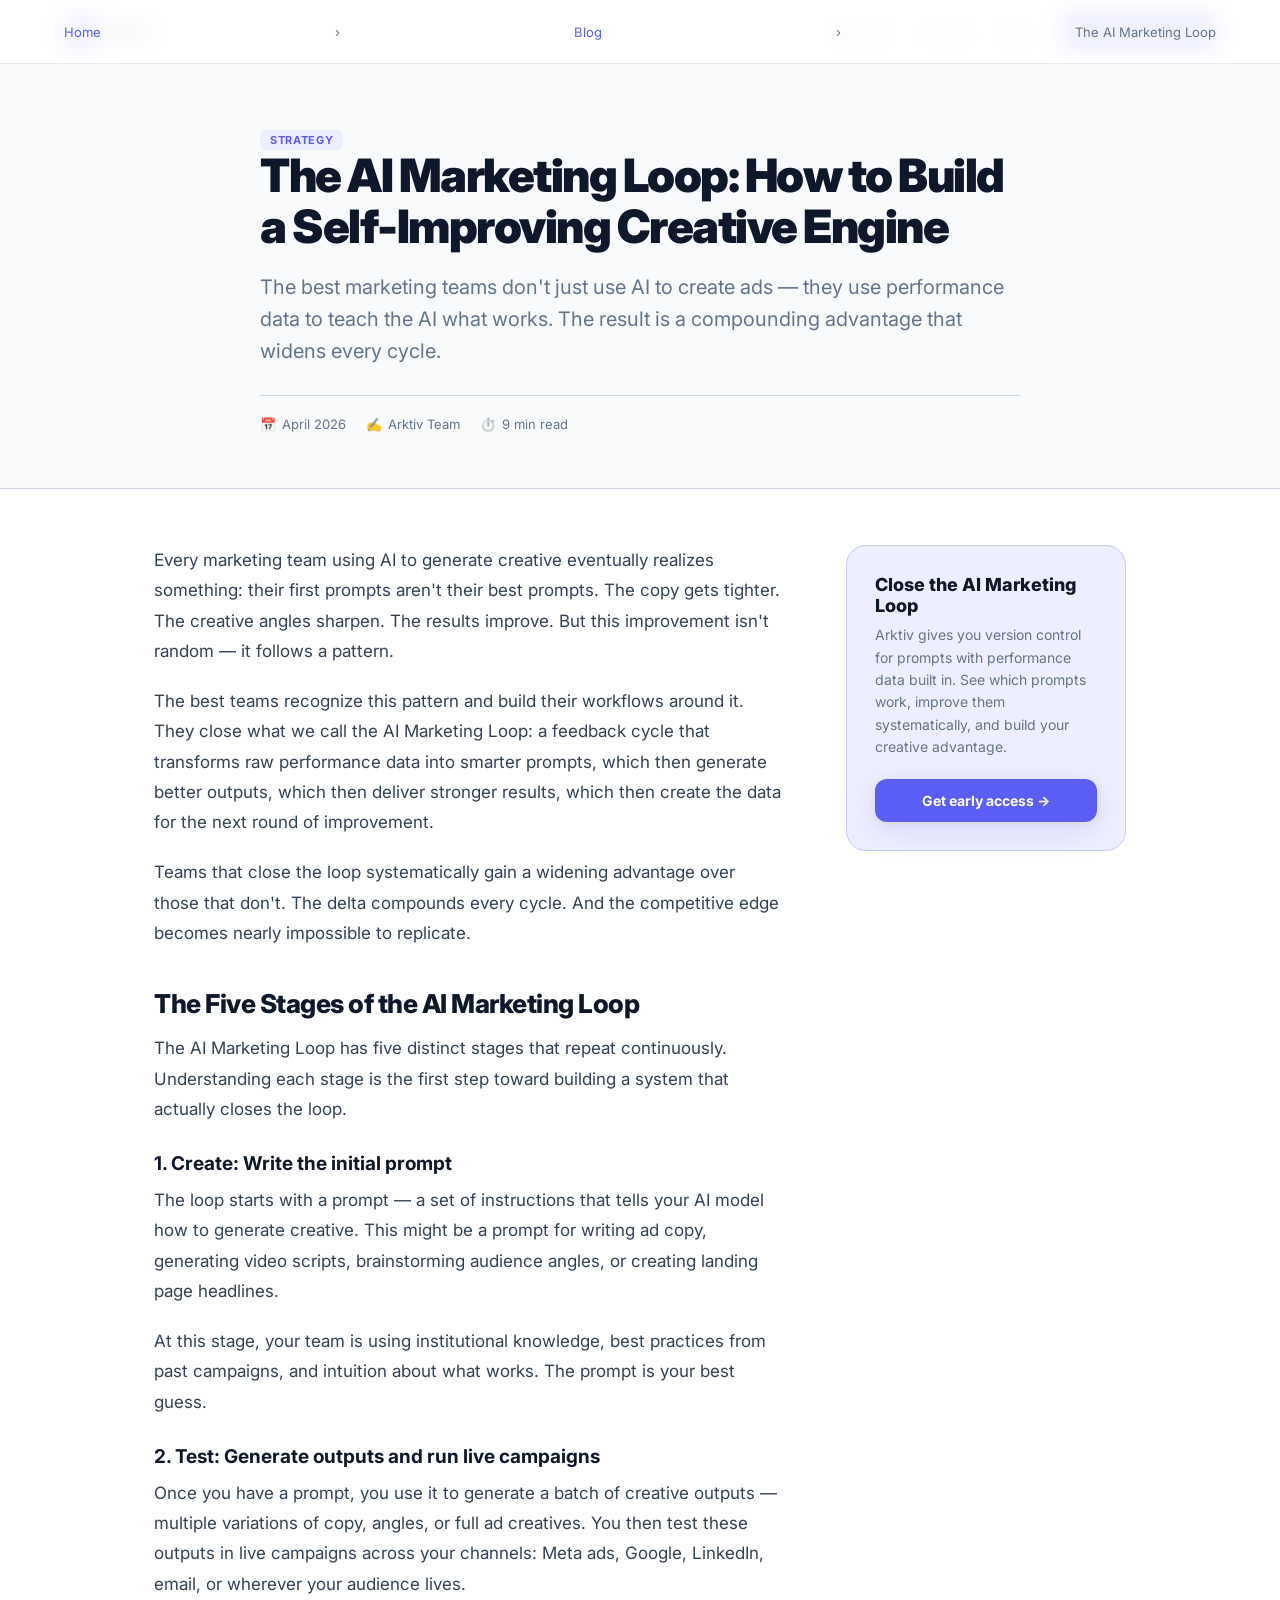
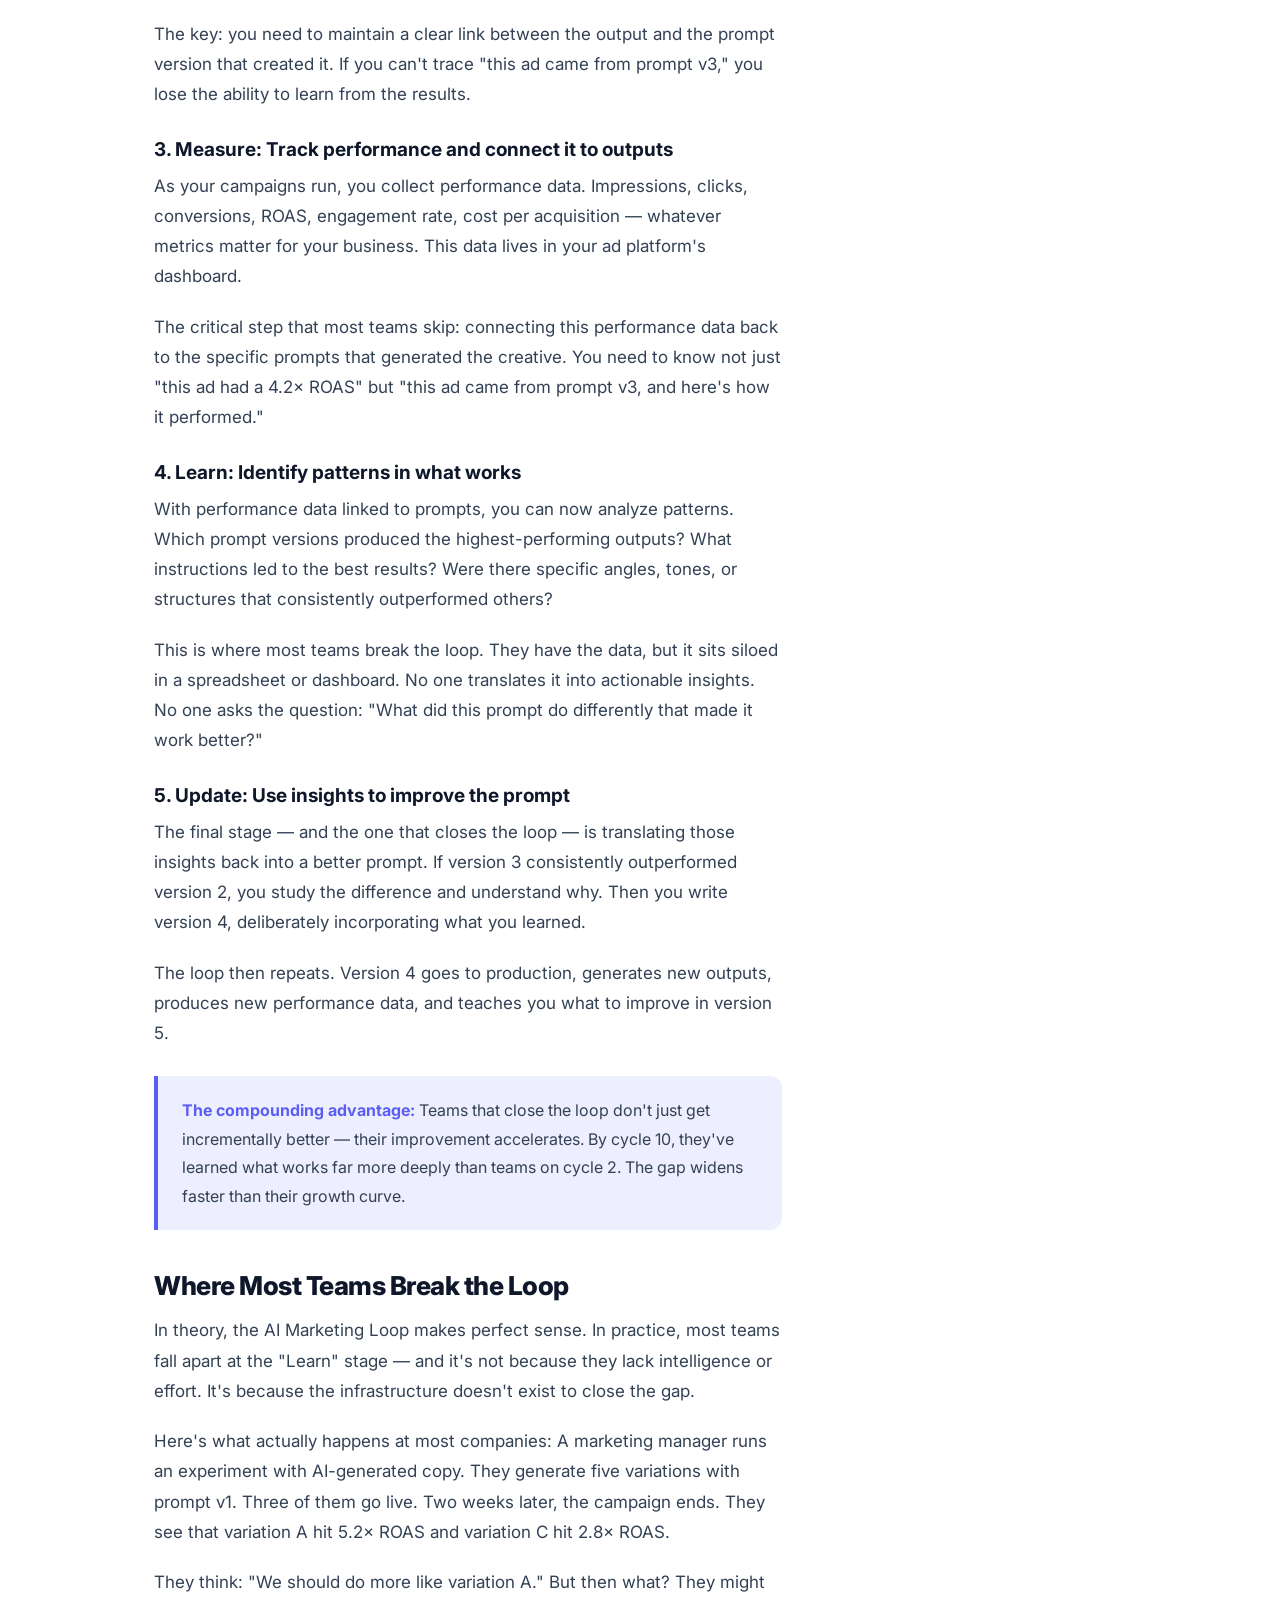
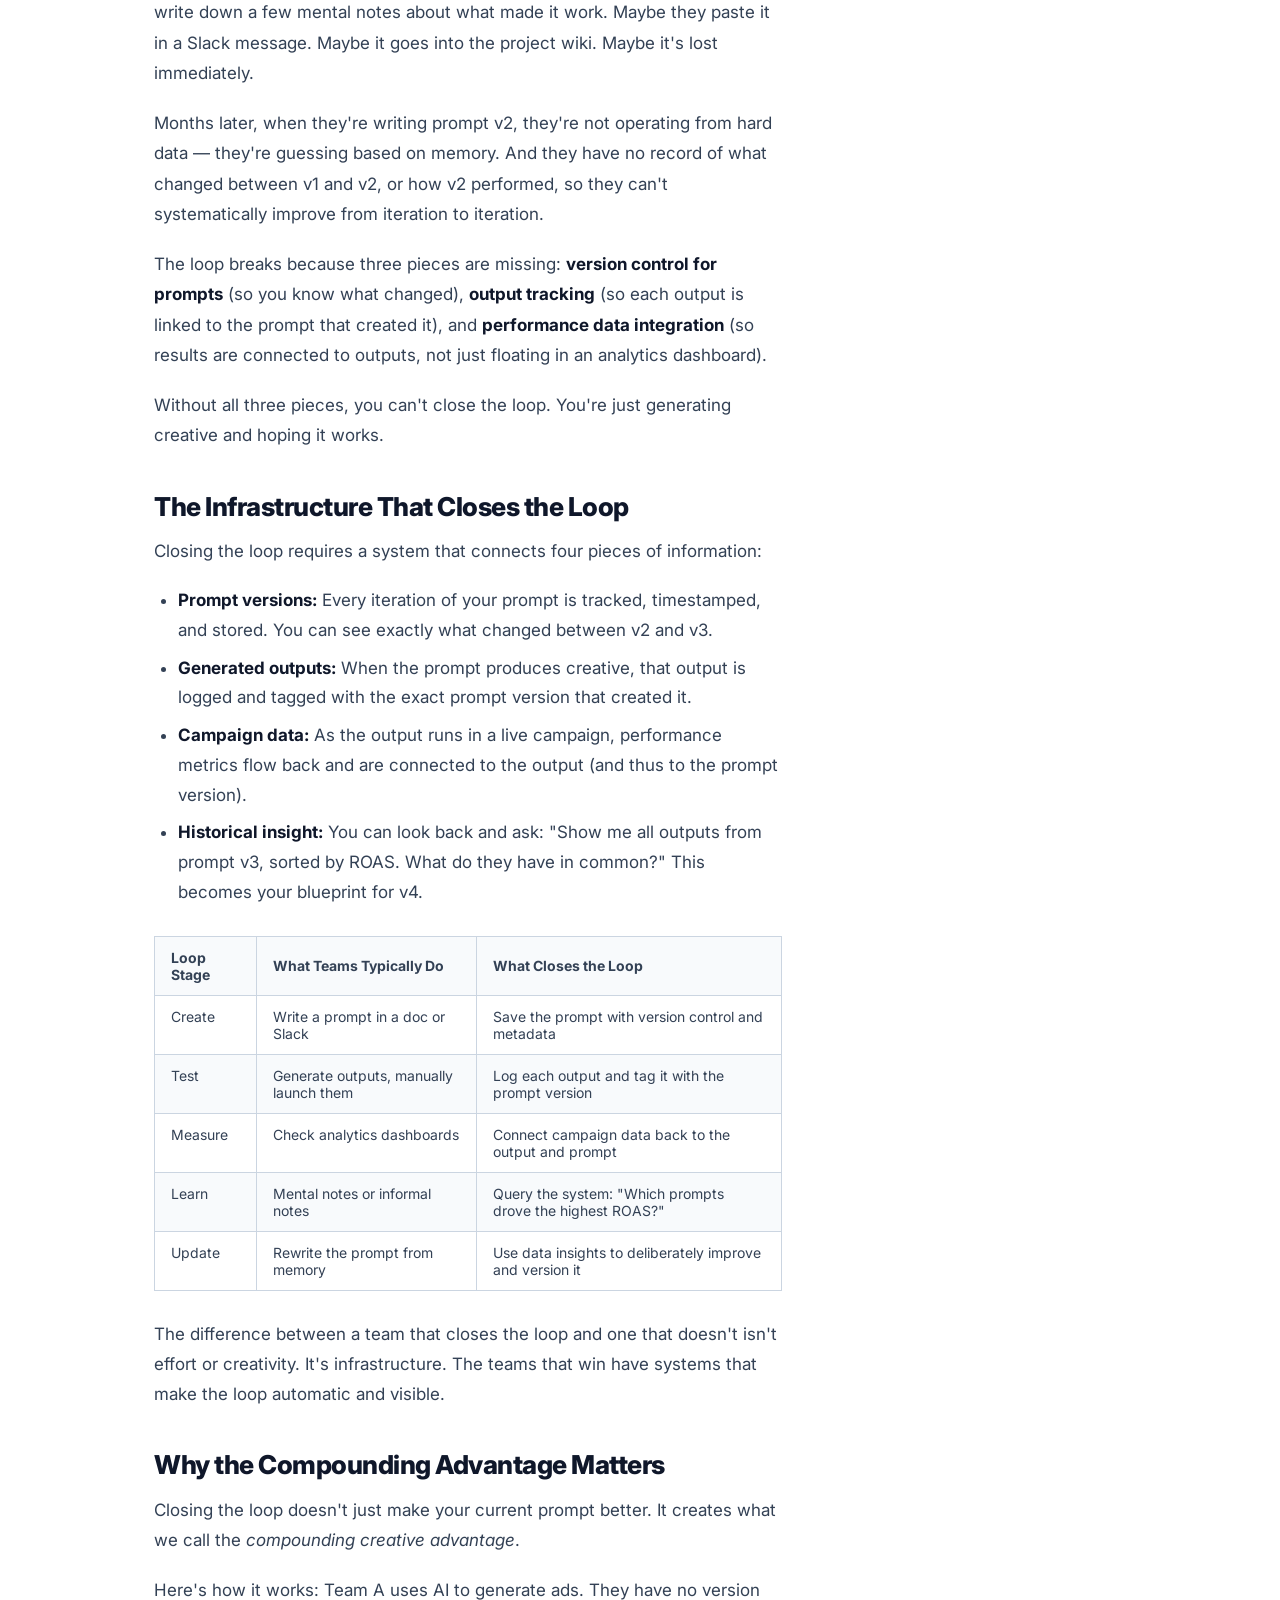
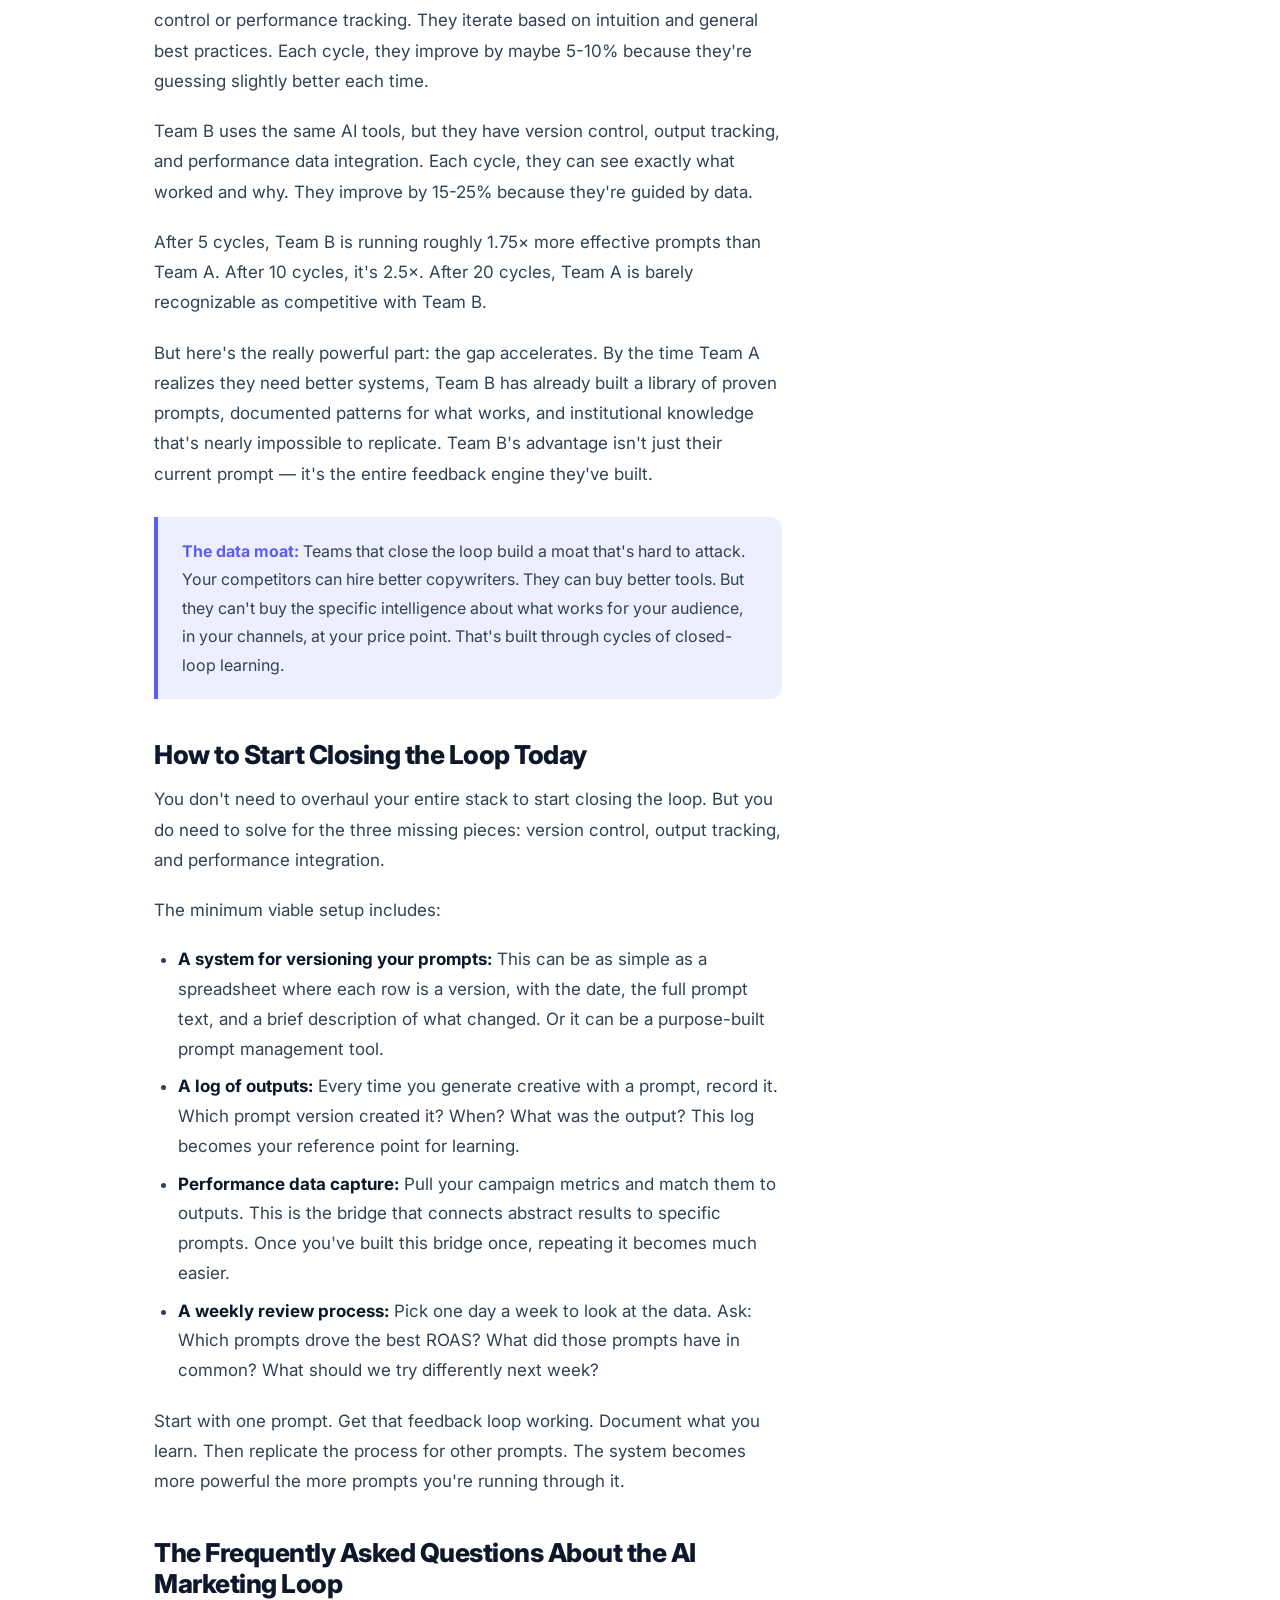
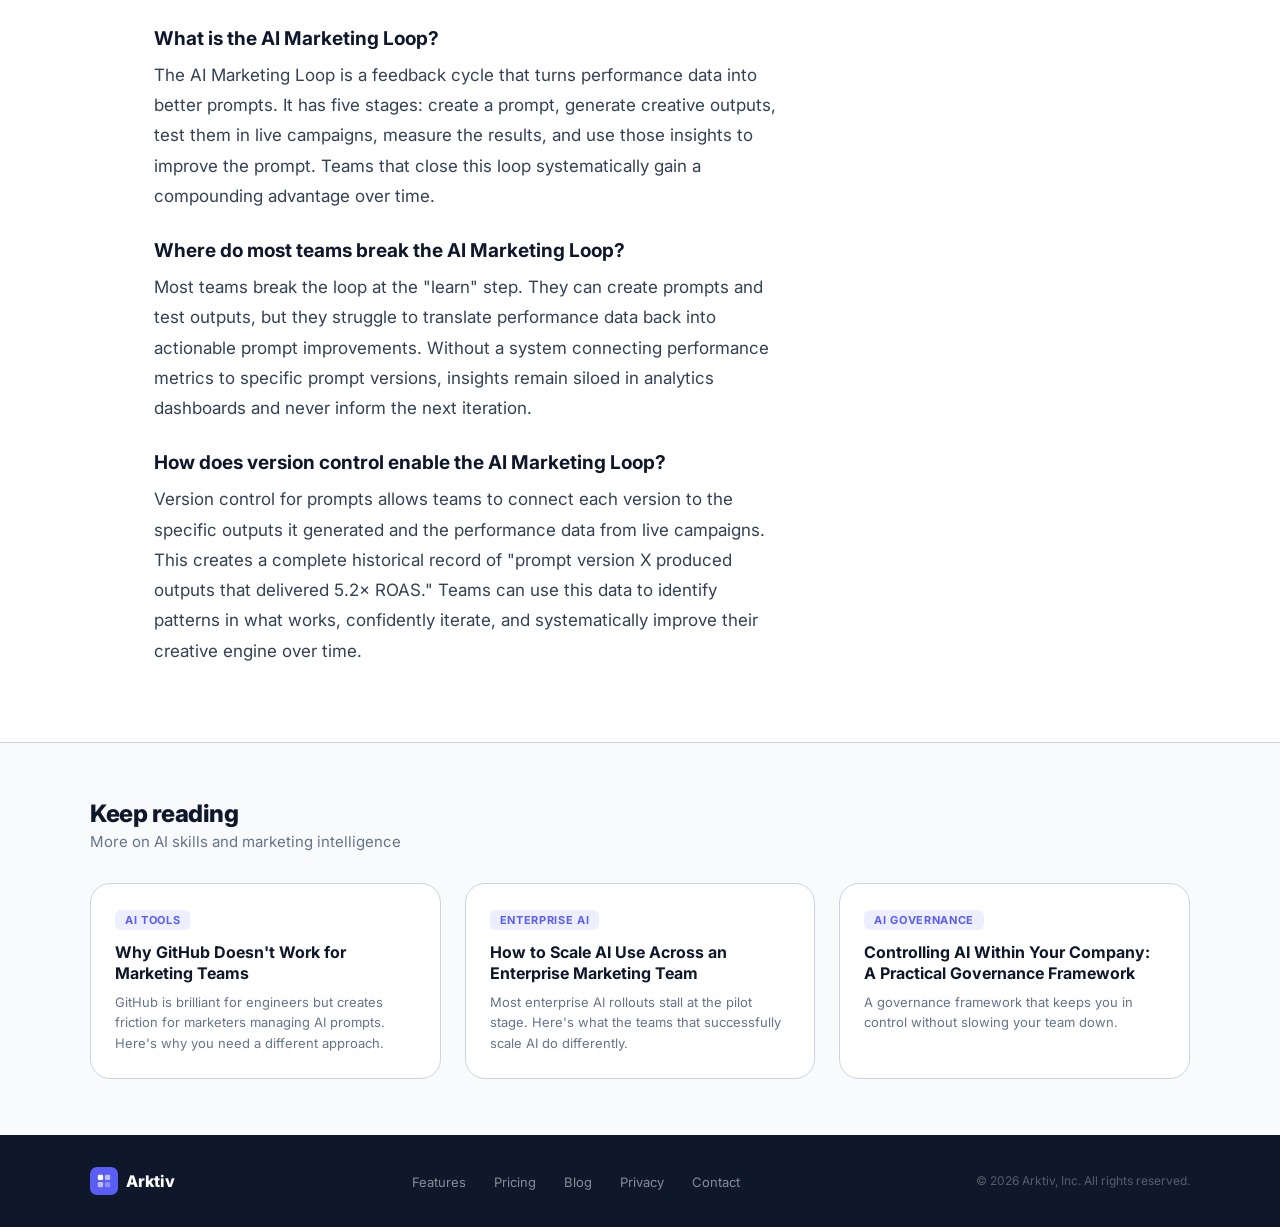
<file: blog/the-ai-marketing-loop/index.html>
<!DOCTYPE html>
<html lang="en">
<head>
  <meta charset="UTF-8" />
  <meta name="viewport" content="width=device-width, initial-scale=1.0" />

  <!-- Primary SEO -->
  <title>The AI Marketing Loop: How to Build a Self-Improving Creative Engine — Arktiv</title>
  <meta name="description" content="The best marketing teams use a feedback loop to turn performance data into smarter prompts. Here's how to close the loop and compound your advantage every cycle." />
  <meta name="robots" content="index, follow" />
  <link rel="canonical" href="https://arktiv.io/blog/the-ai-marketing-loop/" />

  <!-- Open Graph -->
  <meta property="og:type" content="article" />
  <meta property="og:url" content="https://arktiv.io/blog/the-ai-marketing-loop/" />
  <meta property="og:title" content="The AI Marketing Loop: How to Build a Self-Improving Creative Engine — Arktiv" />
  <meta property="og:description" content="The best marketing teams use a feedback loop to turn performance data into smarter prompts. Here's how to close the loop." />
  <meta property="og:image" content="https://arktiv.io/assets/og-image.png" />
  <meta property="og:site_name" content="Arktiv" />
  <meta property="article:published_time" content="2026-04-10" />
  <meta property="article:author" content="Arktiv Team" />

  <!-- Twitter Card -->
  <meta name="twitter:card" content="summary_large_image" />
  <meta name="twitter:title" content="The AI Marketing Loop: How to Build a Self-Improving Creative Engine" />
  <meta name="twitter:description" content="Turn performance data into smarter prompts using the AI Marketing Loop." />

  <!-- Favicon -->
  <link rel="icon" type="image/svg+xml" href="/assets/favicon.svg" />
  <link rel="icon" type="image/png" sizes="32x32" href="/assets/favicon-32.png" />
  <link rel="apple-touch-icon" sizes="180x180" href="/assets/apple-touch-icon.png" />

  <link rel="manifest" href="/manifest.json" />
  <meta name="theme-color" content="#5b5ef4" />

  <!-- JSON-LD Article Schema -->
  <script type="application/ld+json">
  {
    "@context": "https://schema.org",
    "@type": "Article",
    "headline": "The AI Marketing Loop: How to Build a Self-Improving Creative Engine",
    "description": "The best marketing teams use a feedback loop to turn performance data into smarter prompts. Here's how to close the loop and compound your advantage every cycle.",
    "url": "https://arktiv.io/blog/the-ai-marketing-loop/",
    "datePublished": "2026-04-10",
    "dateModified": "2026-04-10",
    "author": { "@type": "Organization", "name": "Arktiv", "url": "https://arktiv.io" },
    "publisher": {
      "@type": "Organization",
      "name": "Arktiv",
      "url": "https://arktiv.io",
      "logo": { "@type": "ImageObject", "url": "https://arktiv.io/assets/favicon.svg" }
    },
    "mainEntityOfPage": { "@type": "WebPage", "@id": "https://arktiv.io/blog/the-ai-marketing-loop/" }
  }
  </script>

  <!-- JSON-LD: BreadcrumbList -->
  <script type="application/ld+json">
  {
    "@context": "https://schema.org",
    "@type": "BreadcrumbList",
    "itemListElement": [
      { "@type": "ListItem", "position": 1, "name": "Home", "item": "https://arktiv.io/" },
      { "@type": "ListItem", "position": 2, "name": "Blog", "item": "https://arktiv.io/blog/" },
      { "@type": "ListItem", "position": 3, "name": "The AI Marketing Loop: How to Build a Self-Improving Creative Engine", "item": "https://arktiv.io/blog/the-ai-marketing-loop/" }
    ]
  }
  </script>

  <!-- FAQ Schema for AI search visibility -->
  <script type="application/ld+json">
  {
    "@context": "https://schema.org",
    "@type": "FAQPage",
    "mainEntity": [
      {
        "@type": "Question",
        "name": "What is the AI Marketing Loop?",
        "acceptedAnswer": {
          "@type": "Answer",
          "text": "The AI Marketing Loop is a feedback cycle that turns performance data into better prompts. The cycle has five stages: create a prompt, generate creative outputs, test them in live campaigns, measure the results, and use those insights to improve the prompt. Teams that close this loop systematically gain a compounding advantage over time."
        }
      },
      {
        "@type": "Question",
        "name": "Where do most teams break the AI Marketing Loop?",
        "acceptedAnswer": {
          "@type": "Answer",
          "text": "Most teams break the loop at the 'learn' step. They can create prompts and test outputs, but they struggle to translate performance data back into actionable prompt improvements. Without a system connecting performance metrics to specific prompt versions, insights remain siloed in analytics dashboards and never inform the next iteration."
        }
      },
      {
        "@type": "Question",
        "name": "How does version control enable the AI Marketing Loop?",
        "acceptedAnswer": {
          "@type": "Answer",
          "text": "Version control for prompts allows teams to connect each version to the specific outputs it generated and the performance data from live campaigns. This creates a complete historical record of 'prompt version X produced outputs that delivered 5.2× ROAS.' Teams can use this data to identify patterns in what works, confidently iterate, and systematically improve their creative engine over time."
        }
      }
    ]
  }
  </script>

  <!-- GA4 -->
  <script async src="https://www.googletagmanager.com/gtag/js?id=G-D9FJMCFXXF"></script>
  <script>window.dataLayer=window.dataLayer||[];function gtag(){dataLayer.push(arguments);}gtag('js',new Date());gtag('config','G-D9FJMCFXXF');</script>

  <!-- Fonts -->
  <link rel="preconnect" href="https://fonts.googleapis.com" />
  <link rel="preconnect" href="https://fonts.gstatic.com" crossorigin />
  <link href="https://fonts.googleapis.com/css2?family=Inter:wght@400;700;800;900&display=swap" rel="stylesheet" />

  <!-- Shared styles -->
  <link rel="stylesheet" href="/assets/css/shared.css" />

  <style>
    /* ── ARTICLE LAYOUT ── */
    .article-hero {
      background: var(--slate-50);
      border-bottom: 1px solid var(--slate-300);
      padding: 64px 5% 56px;
      margin-top: 64px;
    }
    .article-hero-inner { max-width: 760px; margin: 0 auto; }

    .breadcrumb {
      display: flex; align-items: center; gap: 8px;
      font-size: 13px; color: var(--slate-500);
      margin-bottom: 24px;
    }
    .breadcrumb a { color: var(--indigo); text-decoration: none; }
    .breadcrumb a:hover { text-decoration: underline; }

    .article-hero h1 {
      font-size: clamp(28px, 4.5vw, 46px);
      font-weight: 900; letter-spacing: -1.5px;
      color: var(--slate-900); line-height: 1.1;
      margin-bottom: 20px;
    }
    .article-hero .lede {
      font-size: 20px; color: var(--slate-500);
      line-height: 1.6; margin-bottom: 28px;
    }
    .article-meta {
      display: flex; align-items: center; gap: 20px;
      font-size: 13px; color: var(--slate-500);
      border-top: 1px solid var(--slate-300);
      padding-top: 20px; flex-wrap: wrap;
    }
    .article-meta-item { display: flex; align-items: center; gap: 6px; }

    /* ── ARTICLE BODY ── */
    .article-body {
      padding: 56px 5%;
      display: grid;
      grid-template-columns: 1fr 280px;
      gap: 64px;
      max-width: 1100px;
      margin: 0 auto;
    }
    .article-content { min-width: 0; }
    .article-content h2 {
      font-size: 26px; font-weight: 800;
      letter-spacing: -.5px; color: var(--slate-900);
      margin: 40px 0 14px; line-height: 1.2;
    }
    .article-content h3 {
      font-size: 19px; font-weight: 700;
      color: var(--slate-900); margin: 28px 0 10px;
    }
    .article-content p {
      font-size: 17px; line-height: 1.78;
      color: var(--slate-700); margin-bottom: 20px;
    }
    .article-content ul, .article-content ol { margin: 0 0 20px 24px; }
    .article-content li {
      font-size: 17px; line-height: 1.75;
      color: var(--slate-700); margin-bottom: 8px;
    }
    .article-content strong { color: var(--slate-900); font-weight: 700; }
    .article-content a { color: var(--indigo); text-decoration: underline; text-underline-offset: 3px; }
    .article-content code {
      background: var(--slate-100); color: var(--slate-700);
      padding: 2px 6px; border-radius: 4px;
      font-size: 14px; font-family: monospace;
    }

    .callout {
      background: var(--indigo-light);
      border-left: 4px solid var(--indigo);
      border-radius: 0 var(--radius) var(--radius) 0;
      padding: 20px 24px; margin: 28px 0;
    }
    .callout p { margin: 0; color: var(--slate-700); font-size: 16px; }
    .callout strong { color: var(--indigo); }

    .comparison-table {
      width: 100%; border-collapse: collapse;
      margin: 28px 0; font-size: 14px;
    }
    .comparison-table th {
      background: var(--slate-50); padding: 12px 16px;
      text-align: left; font-weight: 700;
      color: var(--slate-700); border: 1px solid var(--slate-300);
    }
    .comparison-table td {
      padding: 12px 16px; border: 1px solid var(--slate-300);
      color: var(--slate-700); vertical-align: top;
    }
    .comparison-table tr:nth-child(even) td { background: var(--slate-50); }
    .check { color: #16a34a; font-weight: 700; }
    .cross { color: #dc2626; font-weight: 700; }

    /* ── SIDEBAR ── */
    .sidebar-card {
      background: var(--indigo-light);
      border: 1.5px solid var(--indigo-mid);
      border-radius: var(--radius-lg);
      padding: 28px;
      position: sticky;
      top: 84px;
    }
    .sidebar-card h3 { font-size: 18px; font-weight: 800; color: var(--slate-900); margin-bottom: 8px; }
    .sidebar-card p { font-size: 14px; color: var(--slate-500); line-height: 1.6; margin-bottom: 20px; }
    .sidebar-btn {
      width: 100%;
      background: var(--indigo); color: var(--white);
      border: none; padding: 13px 20px;
      border-radius: var(--radius);
      font-size: 14px; font-weight: 700; font-family: inherit;
      cursor: pointer; transition: background .2s;
      box-shadow: var(--shadow-lg);
    }
    .sidebar-btn:hover { background: var(--indigo-dark); }

    /* ── RELATED POSTS ── */
    .related-posts {
      padding: 56px 5%;
      background: var(--slate-50);
      border-top: 1px solid var(--slate-300);
    }
    .related-inner { max-width: 1100px; margin: 0 auto; }
    .related-grid {
      display: grid;
      grid-template-columns: repeat(auto-fill, minmax(280px, 1fr));
      gap: 24px; margin-top: 32px;
    }
    .related-card {
      background: var(--white); border: 1.5px solid var(--slate-300);
      border-radius: var(--radius-lg); padding: 24px;
      text-decoration: none; color: inherit;
      transition: border-color .2s, box-shadow .2s;
    }
    .related-card:hover { border-color: var(--indigo-mid); box-shadow: var(--shadow-lg); }
    .related-card .post-tag { margin-bottom: 12px; }
    .related-card h3 { font-size: 16px; font-weight: 700; margin-bottom: 8px; line-height: 1.3; }
    .related-card p { font-size: 13px; color: var(--slate-500); line-height: 1.6; }

    @media (max-width: 768px) {
      .article-body { grid-template-columns: 1fr; gap: 40px; }
      .article-sidebar { display: none; }
    }
  </style>
</head>
<body>

<a href="#main" class="skip-nav">Skip to main content</a>

<!-- ── MODAL (static for Netlify Forms detection) ── -->
<div id="leadModal" class="modal-overlay" role="dialog" aria-modal="true" aria-labelledby="modalHeading">
  <div class="modal-card">
    <button class="modal-close" aria-label="Close modal">&times;</button>
    <div id="modalFormWrap">
      <h2 id="modalHeading">Get early access to Arktiv</h2>
      <p class="modal-sub">Join 340+ performance marketers on the waitlist.</p>
      <form id="leadForm" data-netlify="true" name="lead-capture" netlify-honeypot="bot-field">
        <input type="hidden" name="form-name" value="lead-capture" />
        <p style="display:none"><label>Don't fill this: <input name="bot-field" /></label></p>
        <div class="form-group">
          <label for="lead-name">Full name</label>
          <input type="text" id="lead-name" name="name" placeholder="Jane Smith" required autocomplete="name" />
        </div>
        <div class="form-group">
          <label for="lead-email">Work email</label>
          <input type="email" id="lead-email" name="email" placeholder="jane@company.com" required autocomplete="email" />
        </div>
        <div class="form-group">
          <label for="lead-company">Company name</label>
          <input type="text" id="lead-company" name="company" placeholder="Acme Inc." required autocomplete="organization" />
        </div>
        <button type="submit" class="modal-submit" id="modalSubmitBtn">Get early access →</button>
        <p id="modalError" class="modal-error" role="alert" style="display:none">Something went wrong. Please try again or email us directly.</p>
      </form>
      <p class="modal-disclaimer">No spam. No credit card. We'll reach out personally.</p>
    </div>
    <div class="modal-success" id="modalSuccess" aria-live="polite">
      <div class="modal-success-icon" aria-hidden="true">🎉</div>
      <h3 tabindex="-1">You're on the list!</h3>
      <p>We'll be in touch personally when your beta spot is ready.</p>
    </div>
  </div>
</div>

<!-- ── NAV ── -->
<nav aria-label="Main navigation">
  <a href="/" class="nav-logo" aria-label="Arktiv home">
    <div class="nav-logo-mark" aria-hidden="true">
      <svg viewBox="0 0 18 18" fill="none"><rect x="2" y="2" width="6" height="6" rx="1.5" fill="white"/><rect x="10" y="2" width="6" height="6" rx="1.5" fill="white" opacity=".6"/><rect x="2" y="10" width="6" height="6" rx="1.5" fill="white" opacity=".6"/><rect x="10" y="10" width="6" height="6" rx="1.5" fill="white" opacity=".3"/></svg>
    </div>
    <span class="nav-logo-text">Ark<span>tiv</span></span>
  </a>
  <button class="hamburger" id="hamburger" aria-label="Toggle navigation" aria-expanded="false" aria-controls="navLinks" onclick="toggleNav()">
    <span></span><span></span><span></span>
  </button>
  <ul class="nav-links" id="navLinks">
    <li><a href="/#features">Features</a></li>
    <li><a href="/#pricing">Pricing</a></li>
    <li><a href="/blog/">Blog</a></li>
    <li><button class="nav-cta" onclick="openModal('nav')">Get early access</button></li>
  </ul>
</nav>

<!-- ── ARTICLE HERO ── -->
<header class="article-hero">
  <div class="article-hero-inner">
    <nav class="breadcrumb" aria-label="Breadcrumb">
      <a href="/">Home</a> <span aria-hidden="true">›</span>
      <a href="/blog/">Blog</a> <span aria-hidden="true">›</span>
      <span>The AI Marketing Loop</span>
    </nav>
    <span class="post-tag">Strategy</span>
    <h1>The AI Marketing Loop: How to Build a Self-Improving Creative Engine</h1>
    <p class="lede">The best marketing teams don't just use AI to create ads — they use performance data to teach the AI what works. The result is a compounding advantage that widens every cycle.</p>
    <div class="article-meta">
      <span class="article-meta-item"><span aria-hidden="true">📅</span> April 2026</span>
      <span class="article-meta-item"><span aria-hidden="true">✍️</span> Arktiv Team</span>
      <span class="article-meta-item"><span aria-hidden="true">⏱️</span> 9 min read</span>
    </div>
  </div>
</header>

<!-- ── ARTICLE BODY ── -->
<main id="main">
  <div class="article-body">
    <article class="article-content">

      <p>Every marketing team using AI to generate creative eventually realizes something: their first prompts aren't their best prompts. The copy gets tighter. The creative angles sharpen. The results improve. But this improvement isn't random — it follows a pattern.</p>

      <p>The best teams recognize this pattern and build their workflows around it. They close what we call the AI Marketing Loop: a feedback cycle that transforms raw performance data into smarter prompts, which then generate better outputs, which then deliver stronger results, which then create the data for the next round of improvement.</p>

      <p>Teams that close the loop systematically gain a widening advantage over those that don't. The delta compounds every cycle. And the competitive edge becomes nearly impossible to replicate.</p>

      <h2>The Five Stages of the AI Marketing Loop</h2>

      <p>The AI Marketing Loop has five distinct stages that repeat continuously. Understanding each stage is the first step toward building a system that actually closes the loop.</p>

      <h3>1. Create: Write the initial prompt</h3>

      <p>The loop starts with a prompt — a set of instructions that tells your AI model how to generate creative. This might be a prompt for writing ad copy, generating video scripts, brainstorming audience angles, or creating landing page headlines.</p>

      <p>At this stage, your team is using institutional knowledge, best practices from past campaigns, and intuition about what works. The prompt is your best guess.</p>

      <h3>2. Test: Generate outputs and run live campaigns</h3>

      <p>Once you have a prompt, you use it to generate a batch of creative outputs — multiple variations of copy, angles, or full ad creatives. You then test these outputs in live campaigns across your channels: Meta ads, Google, LinkedIn, email, or wherever your audience lives.</p>

      <p>The key: you need to maintain a clear link between the output and the prompt version that created it. If you can't trace "this ad came from prompt v3," you lose the ability to learn from the results.</p>

      <h3>3. Measure: Track performance and connect it to outputs</h3>

      <p>As your campaigns run, you collect performance data. Impressions, clicks, conversions, ROAS, engagement rate, cost per acquisition — whatever metrics matter for your business. This data lives in your ad platform's dashboard.</p>

      <p>The critical step that most teams skip: connecting this performance data back to the specific prompts that generated the creative. You need to know not just "this ad had a 4.2× ROAS" but "this ad came from prompt v3, and here's how it performed."</p>

      <h3>4. Learn: Identify patterns in what works</h3>

      <p>With performance data linked to prompts, you can now analyze patterns. Which prompt versions produced the highest-performing outputs? What instructions led to the best results? Were there specific angles, tones, or structures that consistently outperformed others?</p>

      <p>This is where most teams break the loop. They have the data, but it sits siloed in a spreadsheet or dashboard. No one translates it into actionable insights. No one asks the question: "What did this prompt do differently that made it work better?"</p>

      <h3>5. Update: Use insights to improve the prompt</h3>

      <p>The final stage — and the one that closes the loop — is translating those insights back into a better prompt. If version 3 consistently outperformed version 2, you study the difference and understand why. Then you write version 4, deliberately incorporating what you learned.</p>

      <p>The loop then repeats. Version 4 goes to production, generates new outputs, produces new performance data, and teaches you what to improve in version 5.</p>

      <div class="callout">
        <p><strong>The compounding advantage:</strong> Teams that close the loop don't just get incrementally better — their improvement accelerates. By cycle 10, they've learned what works far more deeply than teams on cycle 2. The gap widens faster than their growth curve.</p>
      </div>

      <h2>Where Most Teams Break the Loop</h2>

      <p>In theory, the AI Marketing Loop makes perfect sense. In practice, most teams fall apart at the "Learn" stage — and it's not because they lack intelligence or effort. It's because the infrastructure doesn't exist to close the gap.</p>

      <p>Here's what actually happens at most companies: A marketing manager runs an experiment with AI-generated copy. They generate five variations with prompt v1. Three of them go live. Two weeks later, the campaign ends. They see that variation A hit 5.2× ROAS and variation C hit 2.8× ROAS.</p>

      <p>They think: "We should do more like variation A." But then what? They might write down a few mental notes about what made it work. Maybe they paste it in a Slack message. Maybe it goes into the project wiki. Maybe it's lost immediately.</p>

      <p>Months later, when they're writing prompt v2, they're not operating from hard data — they're guessing based on memory. And they have no record of what changed between v1 and v2, or how v2 performed, so they can't systematically improve from iteration to iteration.</p>

      <p>The loop breaks because three pieces are missing: <strong>version control for prompts</strong> (so you know what changed), <strong>output tracking</strong> (so each output is linked to the prompt that created it), and <strong>performance data integration</strong> (so results are connected to outputs, not just floating in an analytics dashboard).</p>

      <p>Without all three pieces, you can't close the loop. You're just generating creative and hoping it works.</p>

      <h2>The Infrastructure That Closes the Loop</h2>

      <p>Closing the loop requires a system that connects four pieces of information:</p>

      <ul>
        <li><strong>Prompt versions:</strong> Every iteration of your prompt is tracked, timestamped, and stored. You can see exactly what changed between v2 and v3.</li>
        <li><strong>Generated outputs:</strong> When the prompt produces creative, that output is logged and tagged with the exact prompt version that created it.</li>
        <li><strong>Campaign data:</strong> As the output runs in a live campaign, performance metrics flow back and are connected to the output (and thus to the prompt version).</li>
        <li><strong>Historical insight:</strong> You can look back and ask: "Show me all outputs from prompt v3, sorted by ROAS. What do they have in common?" This becomes your blueprint for v4.</li>
      </ul>

      <table class="comparison-table">
        <thead>
          <tr>
            <th>Loop Stage</th>
            <th>What Teams Typically Do</th>
            <th>What Closes the Loop</th>
          </tr>
        </thead>
        <tbody>
          <tr>
            <td>Create</td>
            <td>Write a prompt in a doc or Slack</td>
            <td>Save the prompt with version control and metadata</td>
          </tr>
          <tr>
            <td>Test</td>
            <td>Generate outputs, manually launch them</td>
            <td>Log each output and tag it with the prompt version</td>
          </tr>
          <tr>
            <td>Measure</td>
            <td>Check analytics dashboards</td>
            <td>Connect campaign data back to the output and prompt</td>
          </tr>
          <tr>
            <td>Learn</td>
            <td>Mental notes or informal notes</td>
            <td>Query the system: "Which prompts drove the highest ROAS?"</td>
          </tr>
          <tr>
            <td>Update</td>
            <td>Rewrite the prompt from memory</td>
            <td>Use data insights to deliberately improve and version it</td>
          </tr>
        </tbody>
      </table>

      <p>The difference between a team that closes the loop and one that doesn't isn't effort or creativity. It's infrastructure. The teams that win have systems that make the loop automatic and visible.</p>

      <h2>Why the Compounding Advantage Matters</h2>

      <p>Closing the loop doesn't just make your current prompt better. It creates what we call the <em>compounding creative advantage</em>.</p>

      <p>Here's how it works: Team A uses AI to generate ads. They have no version control or performance tracking. They iterate based on intuition and general best practices. Each cycle, they improve by maybe 5-10% because they're guessing slightly better each time.</p>

      <p>Team B uses the same AI tools, but they have version control, output tracking, and performance data integration. Each cycle, they can see exactly what worked and why. They improve by 15-25% because they're guided by data.</p>

      <p>After 5 cycles, Team B is running roughly 1.75× more effective prompts than Team A. After 10 cycles, it's 2.5×. After 20 cycles, Team A is barely recognizable as competitive with Team B.</p>

      <p>But here's the really powerful part: the gap accelerates. By the time Team A realizes they need better systems, Team B has already built a library of proven prompts, documented patterns for what works, and institutional knowledge that's nearly impossible to replicate. Team B's advantage isn't just their current prompt — it's the entire feedback engine they've built.</p>

      <div class="callout">
        <p><strong>The data moat:</strong> Teams that close the loop build a moat that's hard to attack. Your competitors can hire better copywriters. They can buy better tools. But they can't buy the specific intelligence about what works for your audience, in your channels, at your price point. That's built through cycles of closed-loop learning.</p>
      </div>

      <h2>How to Start Closing the Loop Today</h2>

      <p>You don't need to overhaul your entire stack to start closing the loop. But you do need to solve for the three missing pieces: version control, output tracking, and performance integration.</p>

      <p>The minimum viable setup includes:</p>

      <ul>
        <li><strong>A system for versioning your prompts:</strong> This can be as simple as a spreadsheet where each row is a version, with the date, the full prompt text, and a brief description of what changed. Or it can be a purpose-built prompt management tool.</li>
        <li><strong>A log of outputs:</strong> Every time you generate creative with a prompt, record it. Which prompt version created it? When? What was the output? This log becomes your reference point for learning.</li>
        <li><strong>Performance data capture:</strong> Pull your campaign metrics and match them to outputs. This is the bridge that connects abstract results to specific prompts. Once you've built this bridge once, repeating it becomes much easier.</li>
        <li><strong>A weekly review process:</strong> Pick one day a week to look at the data. Ask: Which prompts drove the best ROAS? What did those prompts have in common? What should we try differently next week?</li>
      </ul>

      <p>Start with one prompt. Get that feedback loop working. Document what you learn. Then replicate the process for other prompts. The system becomes more powerful the more prompts you're running through it.</p>

      <h2>The Frequently Asked Questions About the AI Marketing Loop</h2>

      <h3>What is the AI Marketing Loop?</h3>
      <p>The AI Marketing Loop is a feedback cycle that turns performance data into better prompts. It has five stages: create a prompt, generate creative outputs, test them in live campaigns, measure the results, and use those insights to improve the prompt. Teams that close this loop systematically gain a compounding advantage over time.</p>

      <h3>Where do most teams break the AI Marketing Loop?</h3>
      <p>Most teams break the loop at the "learn" step. They can create prompts and test outputs, but they struggle to translate performance data back into actionable prompt improvements. Without a system connecting performance metrics to specific prompt versions, insights remain siloed in analytics dashboards and never inform the next iteration.</p>

      <h3>How does version control enable the AI Marketing Loop?</h3>
      <p>Version control for prompts allows teams to connect each version to the specific outputs it generated and the performance data from live campaigns. This creates a complete historical record of "prompt version X produced outputs that delivered 5.2× ROAS." Teams can use this data to identify patterns in what works, confidently iterate, and systematically improve their creative engine over time.</p>

    </article>

    <!-- ── SIDEBAR ── -->
    <aside class="article-sidebar" aria-label="Article sidebar">
      <div class="sidebar-card">
        <h3>Close the AI Marketing Loop</h3>
        <p>Arktiv gives you version control for prompts with performance data built in. See which prompts work, improve them systematically, and build your creative advantage.</p>
        <button class="sidebar-btn" onclick="openModal('source')">Get early access →</button>
      </div>
    </aside>
  </div>
</main>

<!-- ── RELATED POSTS ── -->
<section class="related-posts" aria-label="Related articles">
  <div class="related-inner">
    <h2 style="font-size:24px;font-weight:800;letter-spacing:-.5px;margin-bottom:4px;">Keep reading</h2>
    <p style="font-size:15px;color:var(--slate-500);">More on AI skills and marketing intelligence</p>
    <div class="related-grid">
      <a href="/blog/why-github-doesnt-work-for-marketers/" class="related-card">
        <span class="post-tag">AI Tools</span>
        <h3>Why GitHub Doesn't Work for Marketing Teams</h3>
        <p>GitHub is brilliant for engineers but creates friction for marketers managing AI prompts. Here's why you need a different approach.</p>
      </a>
      <a href="/blog/how-to-scale-ai-for-enterprise-marketing/" class="related-card">
        <span class="post-tag">Enterprise AI</span>
        <h3>How to Scale AI Use Across an Enterprise Marketing Team</h3>
        <p>Most enterprise AI rollouts stall at the pilot stage. Here's what the teams that successfully scale AI do differently.</p>
      </a>
      <a href="/blog/controlling-ai-within-your-company/" class="related-card">
        <span class="post-tag">AI Governance</span>
        <h3>Controlling AI Within Your Company: A Practical Governance Framework</h3>
        <p>A governance framework that keeps you in control without slowing your team down.</p>
      </a>
    </div>
  </div>
</section>

<!-- ── FOOTER ── -->
<footer>
  <div class="footer-inner">
    <a href="/" class="footer-logo" aria-label="Arktiv home">
      <div class="footer-logo-mark" aria-hidden="true">
        <svg viewBox="0 0 18 18" fill="none" width="16" height="16">
          <rect x="2" y="2" width="6" height="6" rx="1.5" fill="white"/>
          <rect x="10" y="2" width="6" height="6" rx="1.5" fill="white" opacity=".6"/>
          <rect x="2" y="10" width="6" height="6" rx="1.5" fill="white" opacity=".6"/>
          <rect x="10" y="10" width="6" height="6" rx="1.5" fill="white" opacity=".3"/>
        </svg>
      </div>
      <span class="footer-logo-text">Arktiv</span>
    </a>
    <ul class="footer-links">
      <li><a href="/#features">Features</a></li>
      <li><a href="/#pricing">Pricing</a></li>
      <li><a href="/blog/">Blog</a></li>
      <li><a href="/privacy/">Privacy</a></li>
      <li><a href="#" onclick="openModal('source');return false;">Contact</a></li>
    </ul>
    <span class="footer-copy">© 2026 Arktiv, Inc. All rights reserved.</span>
  </div>
</footer>

<script src="/assets/js/modal.js"></script>
<script src="/assets/js/nav.js"></script>
</body>
</html>
</file>
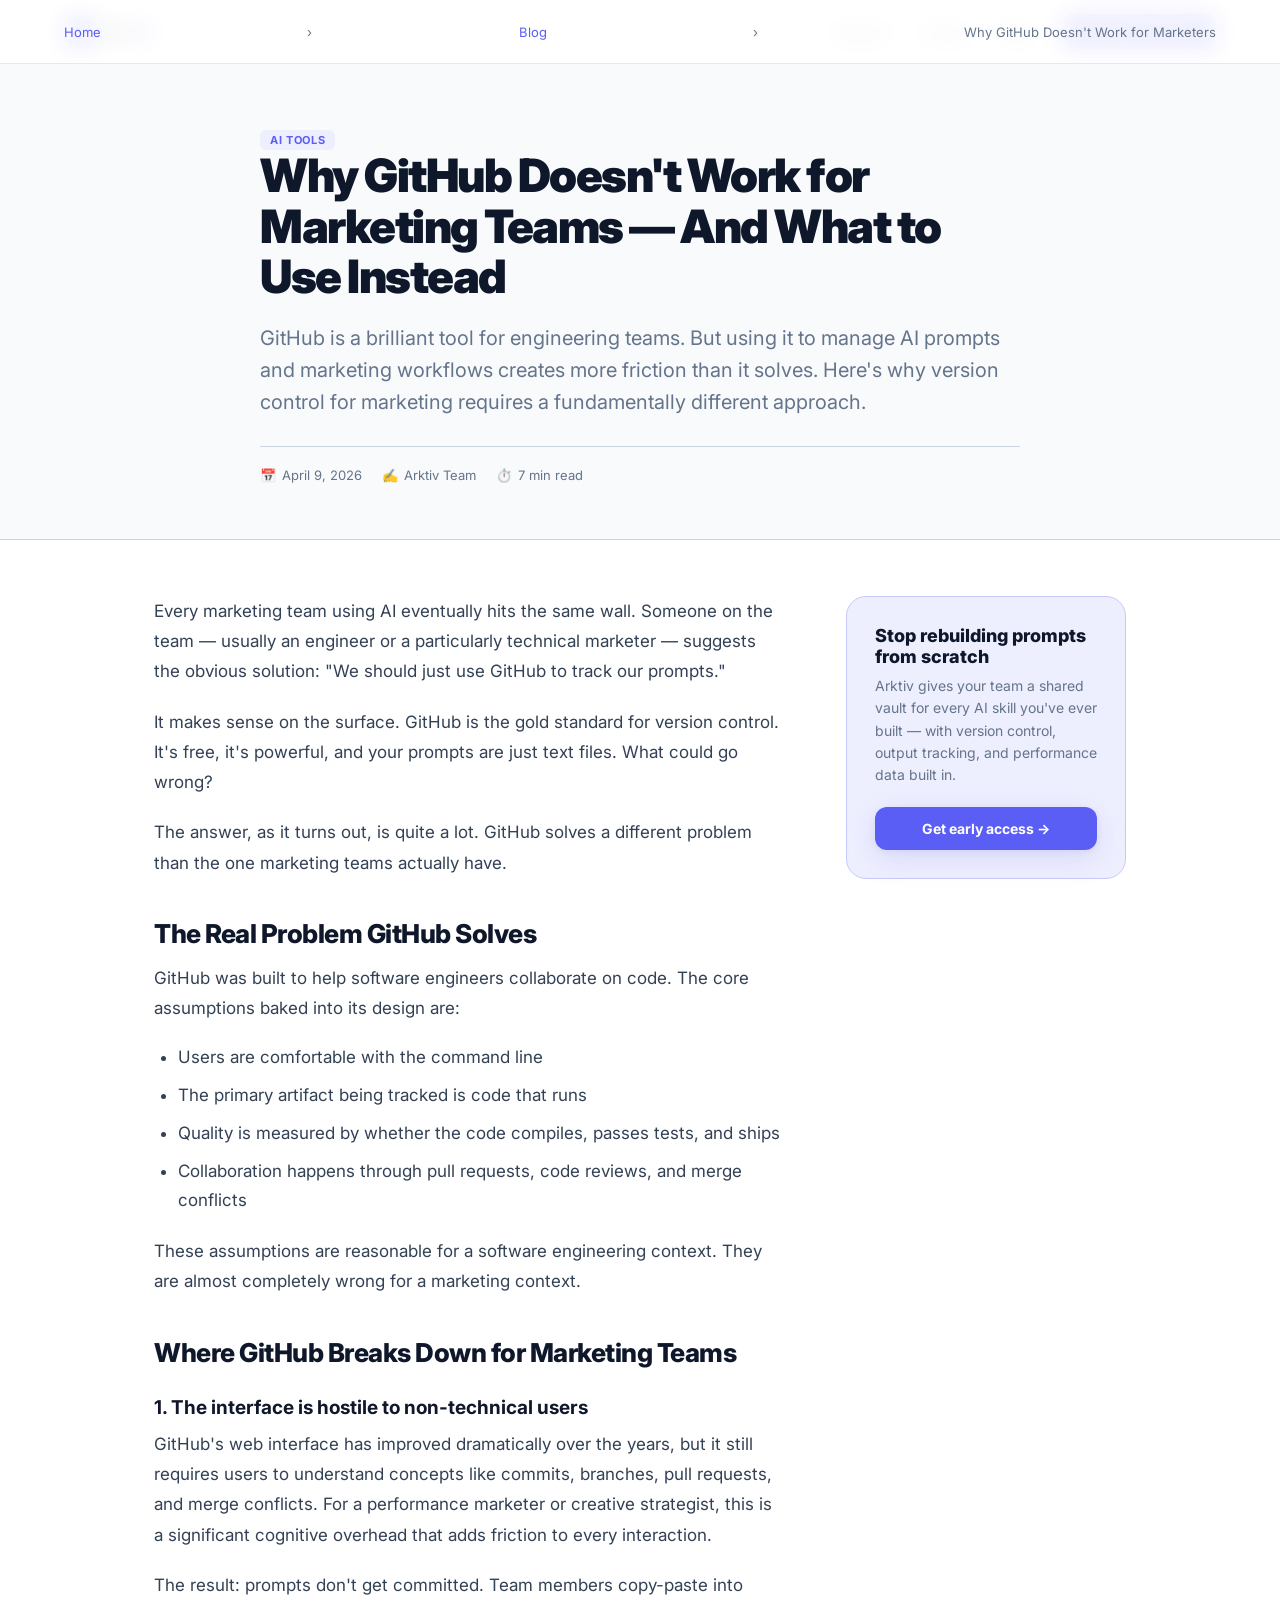
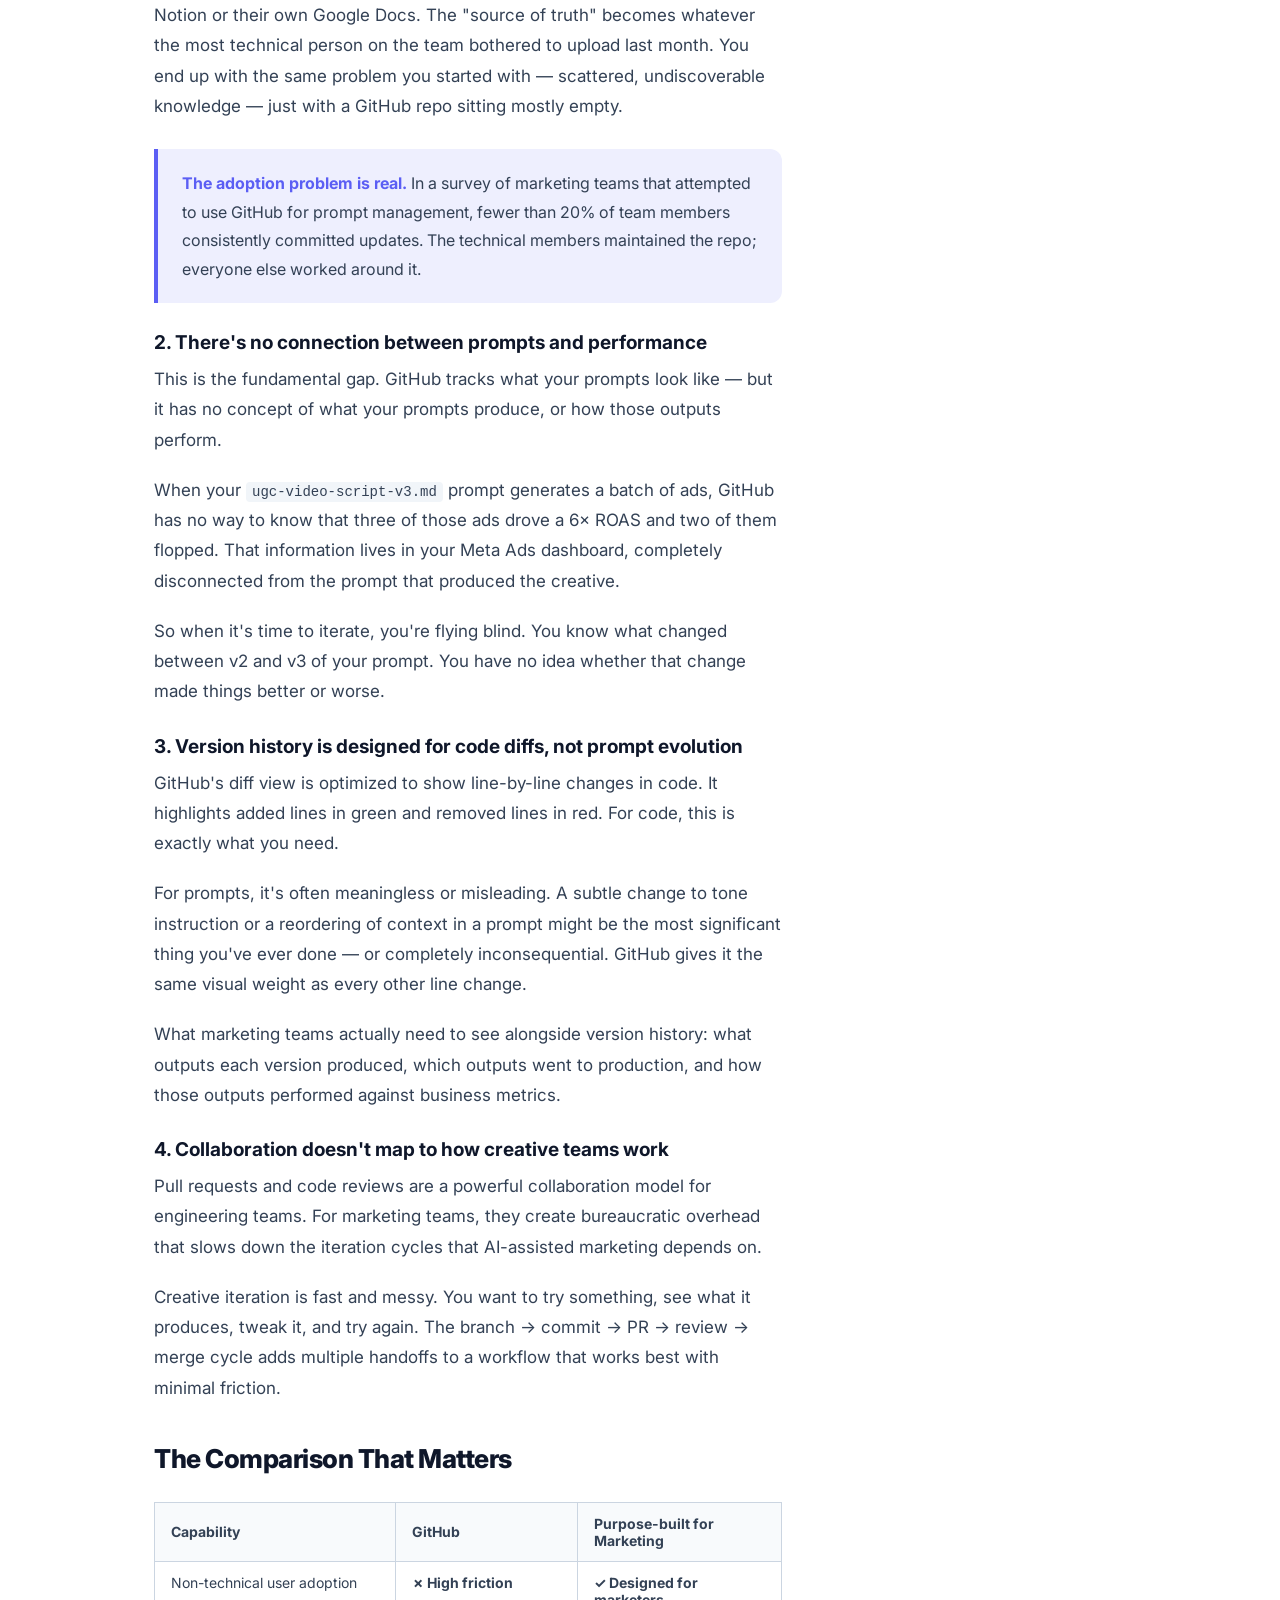
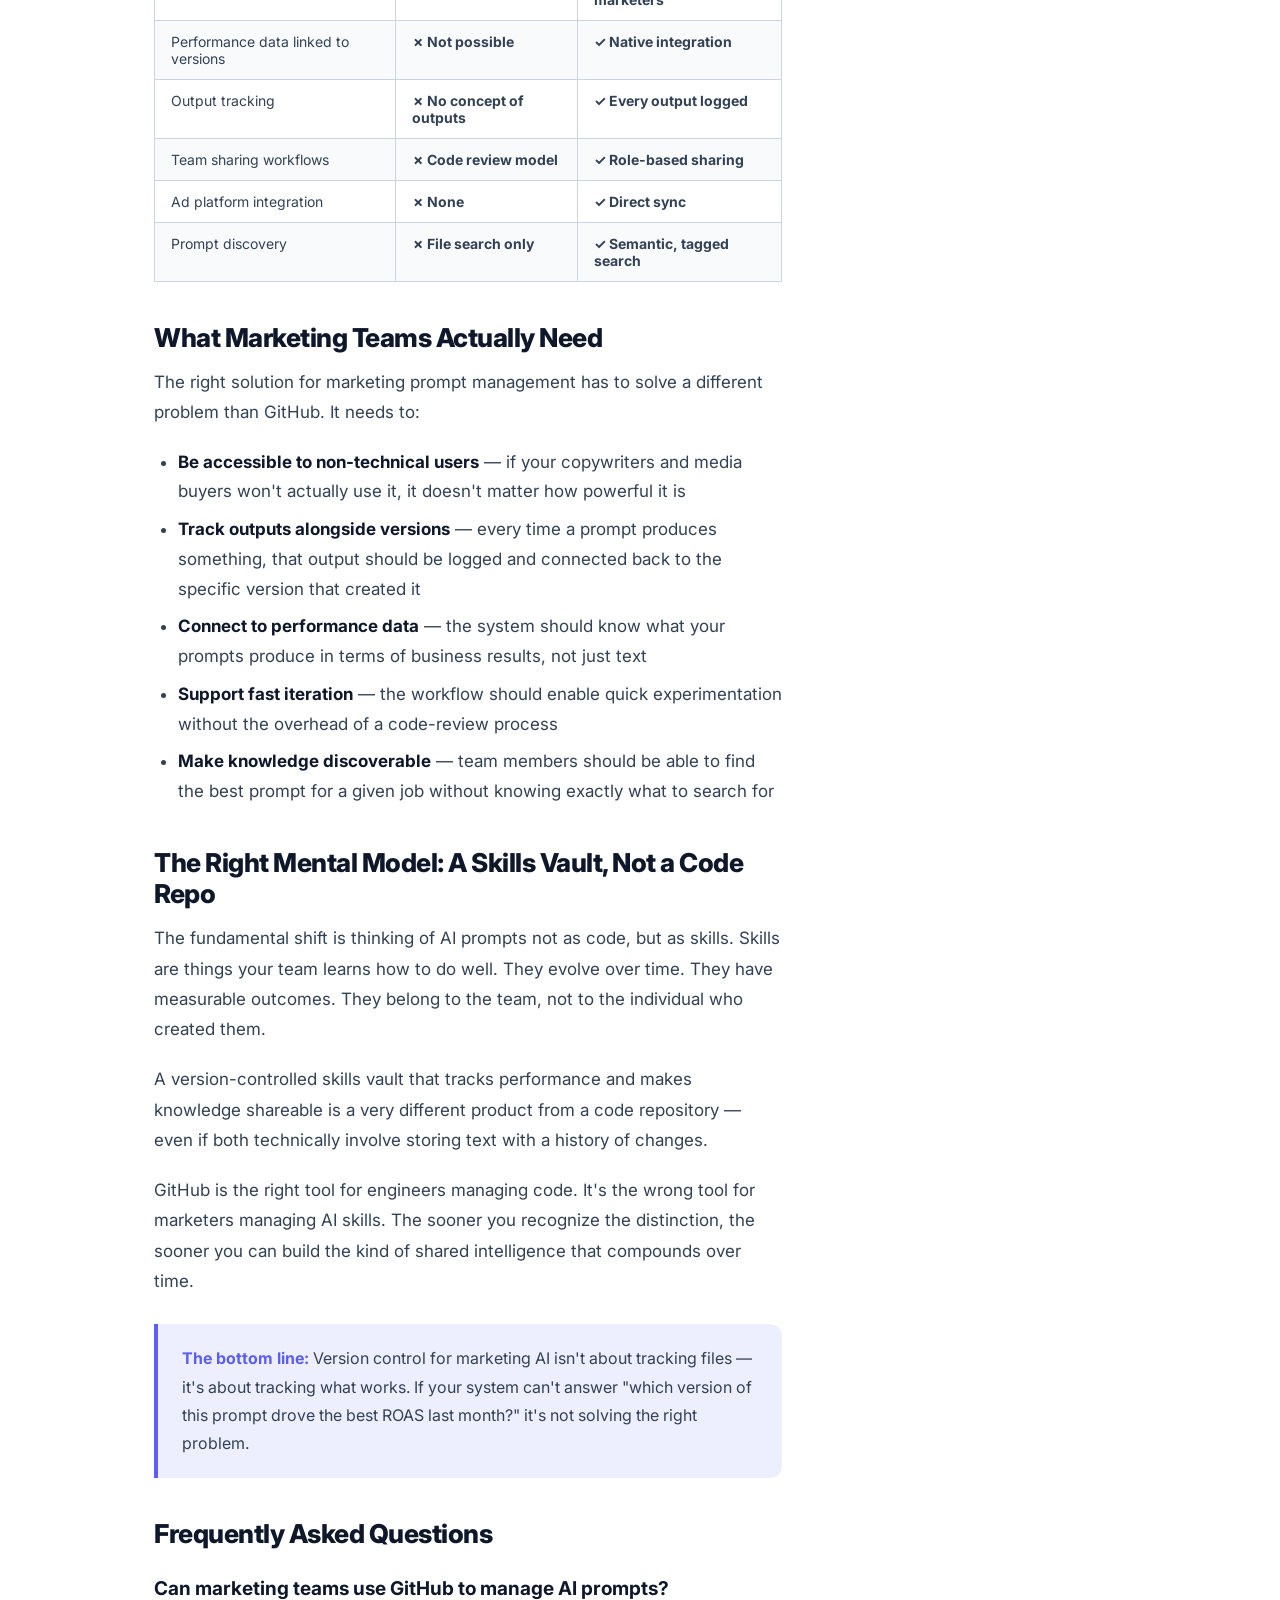
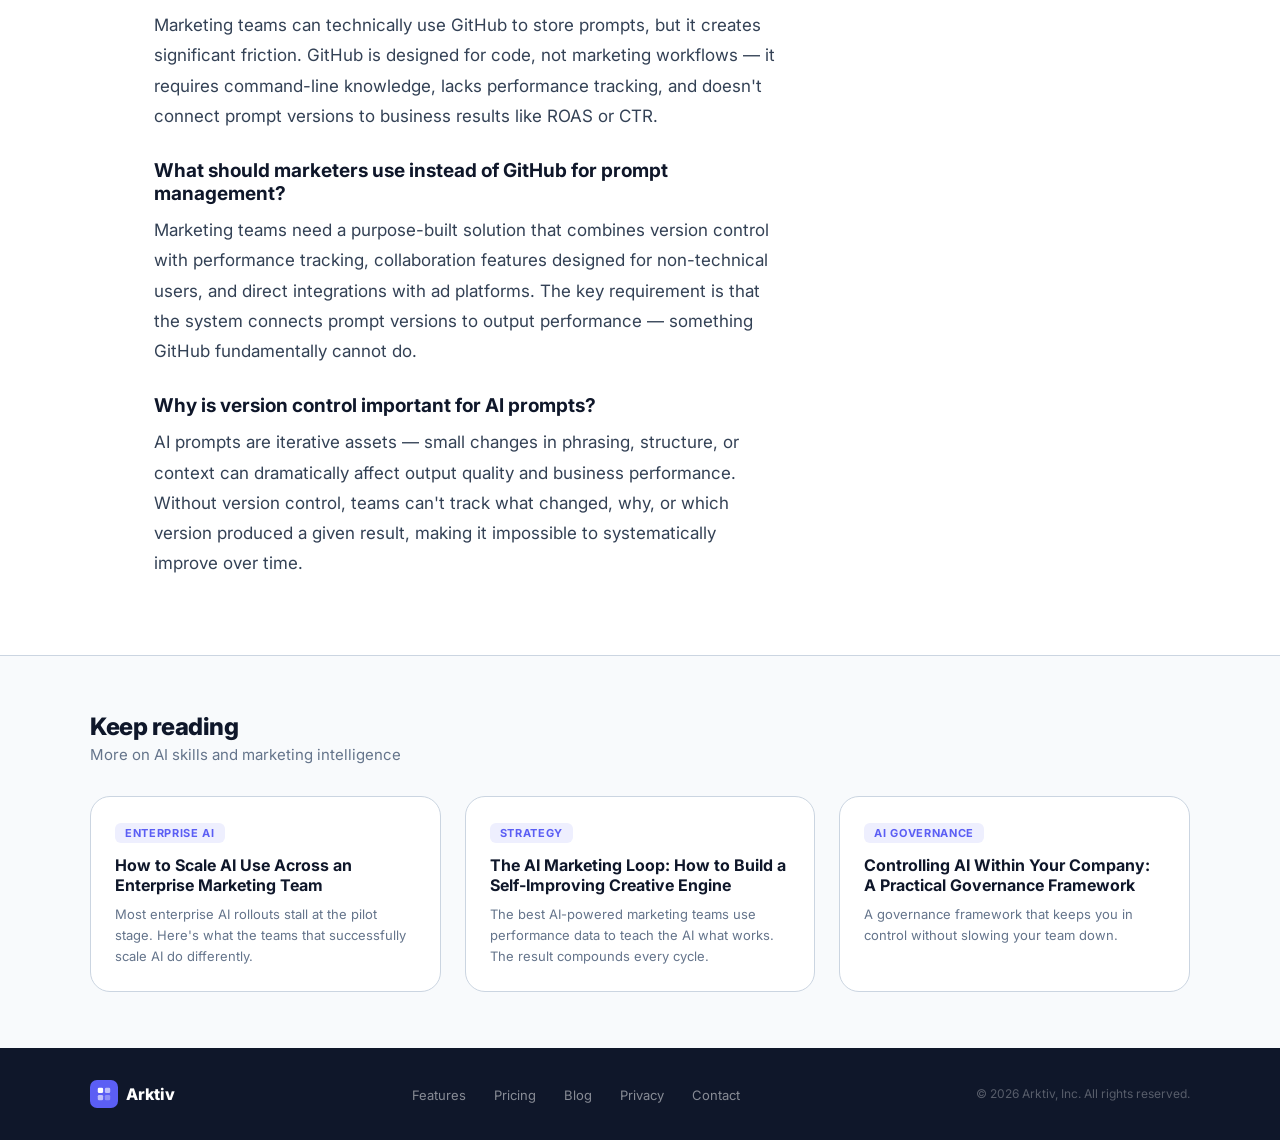
<file: blog/why-github-doesnt-work-for-marketers/index.html>
<!DOCTYPE html>
<html lang="en">
<head>
  <meta charset="UTF-8" />
  <meta name="viewport" content="width=device-width, initial-scale=1.0" />

  <!-- Primary SEO -->
  <title>Why GitHub Doesn't Work for Marketing Teams — Arktiv</title>
  <meta name="description" content="GitHub is brilliant for engineers but creates friction for marketers managing AI prompts. Here's why version control for marketing needs a different approach — and what to use instead." />
  <meta name="robots" content="index, follow" />
  <link rel="canonical" href="https://arktiv.io/blog/why-github-doesnt-work-for-marketers/" />

  <!-- Open Graph -->
  <meta property="og:type" content="article" />
  <meta property="og:url" content="https://arktiv.io/blog/why-github-doesnt-work-for-marketers/" />
  <meta property="og:title" content="Why GitHub Doesn't Work for Marketing Teams — Arktiv" />
  <meta property="og:description" content="GitHub is brilliant for engineers but creates friction for marketers managing AI prompts. Here's what to use instead." />
  <meta property="og:image" content="https://arktiv.io/assets/og-image.png" />
  <meta property="og:site_name" content="Arktiv" />
  <meta property="article:published_time" content="2026-04-09" />
  <meta property="article:author" content="Arktiv Team" />

  <!-- Twitter Card -->
  <meta name="twitter:card" content="summary_large_image" />
  <meta name="twitter:title" content="Why GitHub Doesn't Work for Marketing Teams" />
  <meta name="twitter:description" content="Version control for marketers needs a different approach than GitHub." />

  <!-- Favicon -->
  <link rel="icon" type="image/svg+xml" href="/assets/favicon.svg" />
  <link rel="icon" type="image/png" sizes="32x32" href="/assets/favicon-32.png" />
  <link rel="apple-touch-icon" sizes="180x180" href="/assets/apple-touch-icon.png" />

  <link rel="manifest" href="/manifest.json" />
  <meta name="theme-color" content="#5b5ef4" />

  <!-- JSON-LD Article Schema -->
  <script type="application/ld+json">
  {
    "@context": "https://schema.org",
    "@type": "Article",
    "headline": "Why GitHub Doesn't Work for Marketing Teams — And What to Use Instead",
    "description": "GitHub is brilliant for engineers but creates friction for marketers managing AI prompts. Here's why version control for marketing needs a different approach.",
    "url": "https://arktiv.io/blog/why-github-doesnt-work-for-marketers/",
    "datePublished": "2026-04-09",
    "dateModified": "2026-04-09",
    "author": { "@type": "Organization", "name": "Arktiv", "url": "https://arktiv.io" },
    "publisher": {
      "@type": "Organization",
      "name": "Arktiv",
      "url": "https://arktiv.io",
      "logo": { "@type": "ImageObject", "url": "https://arktiv.io/assets/favicon.svg" }
    },
    "mainEntityOfPage": { "@type": "WebPage", "@id": "https://arktiv.io/blog/why-github-doesnt-work-for-marketers/" }
  }
  </script>

  <!-- JSON-LD: BreadcrumbList -->
  <script type="application/ld+json">
  {
    "@context": "https://schema.org",
    "@type": "BreadcrumbList",
    "itemListElement": [
      { "@type": "ListItem", "position": 1, "name": "Home", "item": "https://arktiv.io/" },
      { "@type": "ListItem", "position": 2, "name": "Blog", "item": "https://arktiv.io/blog/" },
      { "@type": "ListItem", "position": 3, "name": "Why GitHub Doesn't Work for Marketing Teams — And What to Use Instead", "item": "https://arktiv.io/blog/why-github-doesnt-work-for-marketers/" }
    ]
  }
  </script>

  <!-- FAQ Schema for AI search visibility -->
  <script type="application/ld+json">
  {
    "@context": "https://schema.org",
    "@type": "FAQPage",
    "mainEntity": [
      {
        "@type": "Question",
        "name": "Can marketing teams use GitHub to manage AI prompts?",
        "acceptedAnswer": {
          "@type": "Answer",
          "text": "Marketing teams can technically use GitHub to store prompts, but it creates significant friction. GitHub is designed for code, not marketing workflows — it requires command-line knowledge, lacks performance tracking, and doesn't connect prompt versions to business results like ROAS or CTR."
        }
      },
      {
        "@type": "Question",
        "name": "What should marketers use instead of GitHub for prompt management?",
        "acceptedAnswer": {
          "@type": "Answer",
          "text": "Marketing teams need a purpose-built solution that combines version control with performance tracking, collaboration features designed for non-technical users, and direct integrations with ad platforms. Tools like Arktiv are designed specifically for this use case."
        }
      },
      {
        "@type": "Question",
        "name": "Why is version control important for AI prompts?",
        "acceptedAnswer": {
          "@type": "Answer",
          "text": "AI prompts are iterative assets — small changes in phrasing, structure, or context can dramatically affect output quality and business performance. Without version control, teams can't track what changed, why, or which version produced a given result, making it impossible to systematically improve over time."
        }
      }
    ]
  }
  </script>

  <!-- GA4 -->
  <script async src="https://www.googletagmanager.com/gtag/js?id=G-D9FJMCFXXF"></script>
  <script>window.dataLayer=window.dataLayer||[];function gtag(){dataLayer.push(arguments);}gtag('js',new Date());gtag('config','G-D9FJMCFXXF');</script>

  <!-- Fonts -->
  <link rel="preconnect" href="https://fonts.googleapis.com" />
  <link rel="preconnect" href="https://fonts.gstatic.com" crossorigin />
  <link href="https://fonts.googleapis.com/css2?family=Inter:wght@400;700;800;900&display=swap" rel="stylesheet" />

  <!-- Shared styles -->
  <link rel="stylesheet" href="/assets/css/shared.css" />

  <style>
    /* ── ARTICLE LAYOUT ── */
    .article-hero {
      background: var(--slate-50);
      border-bottom: 1px solid var(--slate-300);
      padding: 64px 5% 56px;
      margin-top: 64px;
    }
    .article-hero-inner { max-width: 760px; margin: 0 auto; }

    .breadcrumb {
      display: flex; align-items: center; gap: 8px;
      font-size: 13px; color: var(--slate-500);
      margin-bottom: 24px;
    }
    .breadcrumb a { color: var(--indigo); text-decoration: none; }
    .breadcrumb a:hover { text-decoration: underline; }

    .article-hero h1 {
      font-size: clamp(28px, 4.5vw, 46px);
      font-weight: 900; letter-spacing: -1.5px;
      color: var(--slate-900); line-height: 1.1;
      margin-bottom: 20px;
    }
    .article-hero .lede {
      font-size: 20px; color: var(--slate-500);
      line-height: 1.6; margin-bottom: 28px;
    }
    .article-meta {
      display: flex; align-items: center; gap: 20px;
      font-size: 13px; color: var(--slate-500);
      border-top: 1px solid var(--slate-300);
      padding-top: 20px; flex-wrap: wrap;
    }
    .article-meta-item { display: flex; align-items: center; gap: 6px; }

    /* ── ARTICLE BODY ── */
    .article-body {
      padding: 56px 5%;
      display: grid;
      grid-template-columns: 1fr 280px;
      gap: 64px;
      max-width: 1100px;
      margin: 0 auto;
    }
    .article-content { min-width: 0; }
    .article-content h2 {
      font-size: 26px; font-weight: 800;
      letter-spacing: -.5px; color: var(--slate-900);
      margin: 40px 0 14px; line-height: 1.2;
    }
    .article-content h3 {
      font-size: 19px; font-weight: 700;
      color: var(--slate-900); margin: 28px 0 10px;
    }
    .article-content p {
      font-size: 17px; line-height: 1.78;
      color: var(--slate-700); margin-bottom: 20px;
    }
    .article-content ul, .article-content ol { margin: 0 0 20px 24px; }
    .article-content li {
      font-size: 17px; line-height: 1.75;
      color: var(--slate-700); margin-bottom: 8px;
    }
    .article-content strong { color: var(--slate-900); font-weight: 700; }
    .article-content a { color: var(--indigo); text-decoration: underline; text-underline-offset: 3px; }
    .article-content code {
      background: var(--slate-100); color: var(--slate-700);
      padding: 2px 6px; border-radius: 4px;
      font-size: 14px; font-family: monospace;
    }

    .callout {
      background: var(--indigo-light);
      border-left: 4px solid var(--indigo);
      border-radius: 0 var(--radius) var(--radius) 0;
      padding: 20px 24px; margin: 28px 0;
    }
    .callout p { margin: 0; color: var(--slate-700); font-size: 16px; }
    .callout strong { color: var(--indigo); }

    .comparison-table {
      width: 100%; border-collapse: collapse;
      margin: 28px 0; font-size: 14px;
    }
    .comparison-table th {
      background: var(--slate-50); padding: 12px 16px;
      text-align: left; font-weight: 700;
      color: var(--slate-700); border: 1px solid var(--slate-300);
    }
    .comparison-table td {
      padding: 12px 16px; border: 1px solid var(--slate-300);
      color: var(--slate-700); vertical-align: top;
    }
    .comparison-table tr:nth-child(even) td { background: var(--slate-50); }
    .check { color: #16a34a; font-weight: 700; }
    .cross { color: #dc2626; font-weight: 700; }

    /* ── SIDEBAR ── */
    .sidebar-card {
      background: var(--indigo-light);
      border: 1.5px solid var(--indigo-mid);
      border-radius: var(--radius-lg);
      padding: 28px;
      position: sticky;
      top: 84px;
    }
    .sidebar-card h3 { font-size: 18px; font-weight: 800; color: var(--slate-900); margin-bottom: 8px; }
    .sidebar-card p { font-size: 14px; color: var(--slate-500); line-height: 1.6; margin-bottom: 20px; }
    .sidebar-btn {
      width: 100%;
      background: var(--indigo); color: var(--white);
      border: none; padding: 13px 20px;
      border-radius: var(--radius);
      font-size: 14px; font-weight: 700; font-family: inherit;
      cursor: pointer; transition: background .2s;
      box-shadow: var(--shadow-lg);
    }
    .sidebar-btn:hover { background: var(--indigo-dark); }

    /* ── RELATED POSTS ── */
    .related-posts {
      padding: 56px 5%;
      background: var(--slate-50);
      border-top: 1px solid var(--slate-300);
    }
    .related-inner { max-width: 1100px; margin: 0 auto; }
    .related-grid {
      display: grid;
      grid-template-columns: repeat(auto-fill, minmax(280px, 1fr));
      gap: 24px; margin-top: 32px;
    }
    .related-card {
      background: var(--white); border: 1.5px solid var(--slate-300);
      border-radius: var(--radius-lg); padding: 24px;
      text-decoration: none; color: inherit;
      transition: border-color .2s, box-shadow .2s;
    }
    .related-card:hover { border-color: var(--indigo-mid); box-shadow: var(--shadow-lg); }
    .related-card .post-tag { margin-bottom: 12px; }
    .related-card h3 { font-size: 16px; font-weight: 700; margin-bottom: 8px; line-height: 1.3; }
    .related-card p { font-size: 13px; color: var(--slate-500); line-height: 1.6; }

    @media (max-width: 768px) {
      .article-body { grid-template-columns: 1fr; gap: 40px; }
      .article-sidebar { display: none; }
    }
  </style>
</head>
<body>

<a href="#main" class="skip-nav">Skip to main content</a>

<!-- ── MODAL (static for Netlify Forms detection) ── -->
<div id="leadModal" class="modal-overlay" role="dialog" aria-modal="true" aria-labelledby="modalHeading">
  <div class="modal-card">
    <button class="modal-close" aria-label="Close modal">&times;</button>
    <div id="modalFormWrap">
      <h2 id="modalHeading">Get early access to Arktiv</h2>
      <p class="modal-sub">Join 340+ performance marketers on the waitlist.</p>
      <form id="leadForm" data-netlify="true" name="lead-capture" netlify-honeypot="bot-field">
        <input type="hidden" name="form-name" value="lead-capture" />
        <p style="display:none"><label>Don't fill this: <input name="bot-field" /></label></p>
        <div class="form-group">
          <label for="lead-name">Full name</label>
          <input type="text" id="lead-name" name="name" placeholder="Jane Smith" required autocomplete="name" />
        </div>
        <div class="form-group">
          <label for="lead-email">Work email</label>
          <input type="email" id="lead-email" name="email" placeholder="jane@company.com" required autocomplete="email" />
        </div>
        <div class="form-group">
          <label for="lead-company">Company name</label>
          <input type="text" id="lead-company" name="company" placeholder="Acme Inc." required autocomplete="organization" />
        </div>
        <button type="submit" class="modal-submit" id="modalSubmitBtn">Get early access →</button>
        <p id="modalError" class="modal-error" role="alert" style="display:none">Something went wrong. Please try again or email us directly.</p>
      </form>
      <p class="modal-disclaimer">No spam. No credit card. We'll reach out personally.</p>
    </div>
    <div class="modal-success" id="modalSuccess" aria-live="polite">
      <div class="modal-success-icon" aria-hidden="true">🎉</div>
      <h3 tabindex="-1">You're on the list!</h3>
      <p>We'll be in touch personally when your beta spot is ready.</p>
    </div>
  </div>
</div>

<!-- ── NAV ── -->
<nav aria-label="Main navigation">
  <a href="/" class="nav-logo" aria-label="Arktiv home">
    <div class="nav-logo-mark" aria-hidden="true">
      <svg viewBox="0 0 18 18" fill="none"><rect x="2" y="2" width="6" height="6" rx="1.5" fill="white"/><rect x="10" y="2" width="6" height="6" rx="1.5" fill="white" opacity=".6"/><rect x="2" y="10" width="6" height="6" rx="1.5" fill="white" opacity=".6"/><rect x="10" y="10" width="6" height="6" rx="1.5" fill="white" opacity=".3"/></svg>
    </div>
    <span class="nav-logo-text">Ark<span>tiv</span></span>
  </a>
  <button class="hamburger" id="hamburger" aria-label="Toggle navigation" aria-expanded="false" aria-controls="navLinks" onclick="toggleNav()">
    <span></span><span></span><span></span>
  </button>
  <ul class="nav-links" id="navLinks">
    <li><a href="/#features">Features</a></li>
    <li><a href="/#pricing">Pricing</a></li>
    <li><a href="/blog/">Blog</a></li>
    <li><button class="nav-cta" onclick="openModal('nav')">Get early access</button></li>
  </ul>
</nav>

<!-- ── ARTICLE HERO ── -->
<header class="article-hero">
  <div class="article-hero-inner">
    <nav class="breadcrumb" aria-label="Breadcrumb">
      <a href="/">Home</a> <span aria-hidden="true">›</span>
      <a href="/blog/">Blog</a> <span aria-hidden="true">›</span>
      <span>Why GitHub Doesn't Work for Marketers</span>
    </nav>
    <span class="post-tag">AI Tools</span>
    <h1>Why GitHub Doesn't Work for Marketing Teams — And What to Use Instead</h1>
    <p class="lede">GitHub is a brilliant tool for engineering teams. But using it to manage AI prompts and marketing workflows creates more friction than it solves. Here's why version control for marketing requires a fundamentally different approach.</p>
    <div class="article-meta">
      <span class="article-meta-item"><span aria-hidden="true">📅</span> April 9, 2026</span>
      <span class="article-meta-item"><span aria-hidden="true">✍️</span> Arktiv Team</span>
      <span class="article-meta-item"><span aria-hidden="true">⏱️</span> 7 min read</span>
    </div>
  </div>
</header>

<!-- ── ARTICLE BODY ── -->
<main id="main">
  <div class="article-body">
    <article class="article-content">

      <p>Every marketing team using AI eventually hits the same wall. Someone on the team — usually an engineer or a particularly technical marketer — suggests the obvious solution: "We should just use GitHub to track our prompts."</p>

      <p>It makes sense on the surface. GitHub is the gold standard for version control. It's free, it's powerful, and your prompts are just text files. What could go wrong?</p>

      <p>The answer, as it turns out, is quite a lot. GitHub solves a different problem than the one marketing teams actually have.</p>

      <h2>The Real Problem GitHub Solves</h2>

      <p>GitHub was built to help software engineers collaborate on code. The core assumptions baked into its design are:</p>

      <ul>
        <li>Users are comfortable with the command line</li>
        <li>The primary artifact being tracked is code that runs</li>
        <li>Quality is measured by whether the code compiles, passes tests, and ships</li>
        <li>Collaboration happens through pull requests, code reviews, and merge conflicts</li>
      </ul>

      <p>These assumptions are reasonable for a software engineering context. They are almost completely wrong for a marketing context.</p>

      <h2>Where GitHub Breaks Down for Marketing Teams</h2>

      <h3>1. The interface is hostile to non-technical users</h3>

      <p>GitHub's web interface has improved dramatically over the years, but it still requires users to understand concepts like commits, branches, pull requests, and merge conflicts. For a performance marketer or creative strategist, this is a significant cognitive overhead that adds friction to every interaction.</p>

      <p>The result: prompts don't get committed. Team members copy-paste into Notion or their own Google Docs. The "source of truth" becomes whatever the most technical person on the team bothered to upload last month. You end up with the same problem you started with — scattered, undiscoverable knowledge — just with a GitHub repo sitting mostly empty.</p>

      <div class="callout">
        <p><strong>The adoption problem is real.</strong> In a survey of marketing teams that attempted to use GitHub for prompt management, fewer than 20% of team members consistently committed updates. The technical members maintained the repo; everyone else worked around it.</p>
      </div>

      <h3>2. There's no connection between prompts and performance</h3>

      <p>This is the fundamental gap. GitHub tracks what your prompts look like — but it has no concept of what your prompts produce, or how those outputs perform.</p>

      <p>When your <code>ugc-video-script-v3.md</code> prompt generates a batch of ads, GitHub has no way to know that three of those ads drove a 6× ROAS and two of them flopped. That information lives in your Meta Ads dashboard, completely disconnected from the prompt that produced the creative.</p>

      <p>So when it's time to iterate, you're flying blind. You know what changed between v2 and v3 of your prompt. You have no idea whether that change made things better or worse.</p>

      <h3>3. Version history is designed for code diffs, not prompt evolution</h3>

      <p>GitHub's diff view is optimized to show line-by-line changes in code. It highlights added lines in green and removed lines in red. For code, this is exactly what you need.</p>

      <p>For prompts, it's often meaningless or misleading. A subtle change to tone instruction or a reordering of context in a prompt might be the most significant thing you've ever done — or completely inconsequential. GitHub gives it the same visual weight as every other line change.</p>

      <p>What marketing teams actually need to see alongside version history: what outputs each version produced, which outputs went to production, and how those outputs performed against business metrics.</p>

      <h3>4. Collaboration doesn't map to how creative teams work</h3>

      <p>Pull requests and code reviews are a powerful collaboration model for engineering teams. For marketing teams, they create bureaucratic overhead that slows down the iteration cycles that AI-assisted marketing depends on.</p>

      <p>Creative iteration is fast and messy. You want to try something, see what it produces, tweak it, and try again. The branch → commit → PR → review → merge cycle adds multiple handoffs to a workflow that works best with minimal friction.</p>

      <h2>The Comparison That Matters</h2>

      <table class="comparison-table">
        <thead>
          <tr>
            <th>Capability</th>
            <th>GitHub</th>
            <th>Purpose-built for Marketing</th>
          </tr>
        </thead>
        <tbody>
          <tr>
            <td>Non-technical user adoption</td>
            <td class="cross">✗ High friction</td>
            <td class="check">✓ Designed for marketers</td>
          </tr>
          <tr>
            <td>Performance data linked to versions</td>
            <td class="cross">✗ Not possible</td>
            <td class="check">✓ Native integration</td>
          </tr>
          <tr>
            <td>Output tracking</td>
            <td class="cross">✗ No concept of outputs</td>
            <td class="check">✓ Every output logged</td>
          </tr>
          <tr>
            <td>Team sharing workflows</td>
            <td class="cross">✗ Code review model</td>
            <td class="check">✓ Role-based sharing</td>
          </tr>
          <tr>
            <td>Ad platform integration</td>
            <td class="cross">✗ None</td>
            <td class="check">✓ Direct sync</td>
          </tr>
          <tr>
            <td>Prompt discovery</td>
            <td class="cross">✗ File search only</td>
            <td class="check">✓ Semantic, tagged search</td>
          </tr>
        </tbody>
      </table>

      <h2>What Marketing Teams Actually Need</h2>

      <p>The right solution for marketing prompt management has to solve a different problem than GitHub. It needs to:</p>

      <ul>
        <li><strong>Be accessible to non-technical users</strong> — if your copywriters and media buyers won't actually use it, it doesn't matter how powerful it is</li>
        <li><strong>Track outputs alongside versions</strong> — every time a prompt produces something, that output should be logged and connected back to the specific version that created it</li>
        <li><strong>Connect to performance data</strong> — the system should know what your prompts produce in terms of business results, not just text</li>
        <li><strong>Support fast iteration</strong> — the workflow should enable quick experimentation without the overhead of a code-review process</li>
        <li><strong>Make knowledge discoverable</strong> — team members should be able to find the best prompt for a given job without knowing exactly what to search for</li>
      </ul>

      <h2>The Right Mental Model: A Skills Vault, Not a Code Repo</h2>

      <p>The fundamental shift is thinking of AI prompts not as code, but as skills. Skills are things your team learns how to do well. They evolve over time. They have measurable outcomes. They belong to the team, not to the individual who created them.</p>

      <p>A version-controlled skills vault that tracks performance and makes knowledge shareable is a very different product from a code repository — even if both technically involve storing text with a history of changes.</p>

      <p>GitHub is the right tool for engineers managing code. It's the wrong tool for marketers managing AI skills. The sooner you recognize the distinction, the sooner you can build the kind of shared intelligence that compounds over time.</p>

      <div class="callout">
        <p><strong>The bottom line:</strong> Version control for marketing AI isn't about tracking files — it's about tracking what works. If your system can't answer "which version of this prompt drove the best ROAS last month?" it's not solving the right problem.</p>
      </div>

      <h2>Frequently Asked Questions</h2>

      <h3>Can marketing teams use GitHub to manage AI prompts?</h3>
      <p>Marketing teams can technically use GitHub to store prompts, but it creates significant friction. GitHub is designed for code, not marketing workflows — it requires command-line knowledge, lacks performance tracking, and doesn't connect prompt versions to business results like ROAS or CTR.</p>

      <h3>What should marketers use instead of GitHub for prompt management?</h3>
      <p>Marketing teams need a purpose-built solution that combines version control with performance tracking, collaboration features designed for non-technical users, and direct integrations with ad platforms. The key requirement is that the system connects prompt versions to output performance — something GitHub fundamentally cannot do.</p>

      <h3>Why is version control important for AI prompts?</h3>
      <p>AI prompts are iterative assets — small changes in phrasing, structure, or context can dramatically affect output quality and business performance. Without version control, teams can't track what changed, why, or which version produced a given result, making it impossible to systematically improve over time.</p>

    </article>

    <!-- ── SIDEBAR ── -->
    <aside class="article-sidebar" aria-label="Article sidebar">
      <div class="sidebar-card">
        <h3>Stop rebuilding prompts from scratch</h3>
        <p>Arktiv gives your team a shared vault for every AI skill you've ever built — with version control, output tracking, and performance data built in.</p>
        <button class="sidebar-btn" onclick="openModal('sidebar')">Get early access →</button>
      </div>
    </aside>
  </div>
</main>

<!-- ── RELATED POSTS ── -->
<section class="related-posts" aria-label="Related articles">
  <div class="related-inner">
    <h2 style="font-size:24px;font-weight:800;letter-spacing:-.5px;margin-bottom:4px;">Keep reading</h2>
    <p style="font-size:15px;color:var(--slate-500);">More on AI skills and marketing intelligence</p>
    <div class="related-grid">
      <a href="/blog/how-to-scale-ai-for-enterprise-marketing/" class="related-card">
        <span class="post-tag">Enterprise AI</span>
        <h3>How to Scale AI Use Across an Enterprise Marketing Team</h3>
        <p>Most enterprise AI rollouts stall at the pilot stage. Here's what the teams that successfully scale AI do differently.</p>
      </a>
      <a href="/blog/the-ai-marketing-loop/" class="related-card">
        <span class="post-tag">Strategy</span>
        <h3>The AI Marketing Loop: How to Build a Self-Improving Creative Engine</h3>
        <p>The best AI-powered marketing teams use performance data to teach the AI what works. The result compounds every cycle.</p>
      </a>
      <a href="/blog/controlling-ai-within-your-company/" class="related-card">
        <span class="post-tag">AI Governance</span>
        <h3>Controlling AI Within Your Company: A Practical Governance Framework</h3>
        <p>A governance framework that keeps you in control without slowing your team down.</p>
      </a>
    </div>
  </div>
</section>

<!-- ── FOOTER ── -->
<footer>
  <div class="footer-inner">
    <a href="/" class="footer-logo" aria-label="Arktiv home">
      <div class="footer-logo-mark" aria-hidden="true">
        <svg viewBox="0 0 18 18" fill="none" width="16" height="16">
          <rect x="2" y="2" width="6" height="6" rx="1.5" fill="white"/>
          <rect x="10" y="2" width="6" height="6" rx="1.5" fill="white" opacity=".6"/>
          <rect x="2" y="10" width="6" height="6" rx="1.5" fill="white" opacity=".6"/>
          <rect x="10" y="10" width="6" height="6" rx="1.5" fill="white" opacity=".3"/>
        </svg>
      </div>
      <span class="footer-logo-text">Arktiv</span>
    </a>
    <ul class="footer-links">
      <li><a href="/#features">Features</a></li>
      <li><a href="/#pricing">Pricing</a></li>
      <li><a href="/blog/">Blog</a></li>
      <li><a href="/privacy/">Privacy</a></li>
      <li><a href="#" onclick="openModal('footer');return false;">Contact</a></li>
    </ul>
    <span class="footer-copy">© 2026 Arktiv, Inc. All rights reserved.</span>
  </div>
</footer>

<script src="/assets/js/modal.js"></script>
<script src="/assets/js/nav.js"></script>
</body>
</html>
</file>
<file: assets/css/shared.css>
/* ============================================================
   Arktiv — Shared Stylesheet
   Covers: reset, variables, nav, modal, forms, buttons, footer
   Page-specific styles live in each HTML file's <style> block
   ============================================================ */

/* ── RESET & VARIABLES ── */
*, *::before, *::after { box-sizing: border-box; margin: 0; padding: 0; }

:root {
  --indigo: #5b5ef4;
  --indigo-dark: #4547d0;
  --indigo-light: #eeeffe;
  --indigo-mid: #c7c8fb;
  --slate-900: #0f172a;
  --slate-700: #334155;
  --slate-500: #64748b;
  --slate-300: #cbd5e1;
  --slate-100: #f1f5f9;
  --slate-50: #f8fafc;
  --white: #ffffff;
  --green: #10b981;
  --amber: #f59e0b;
  --red: #dc2626;
  --radius: 12px;
  --radius-lg: 20px;
  --shadow: 0 1px 3px rgba(0,0,0,.08), 0 4px 16px rgba(0,0,0,.06);
  --shadow-lg: 0 8px 32px rgba(91,94,244,.15), 0 2px 8px rgba(0,0,0,.06);
}

html { scroll-behavior: smooth; }

body {
  font-family: 'Inter', sans-serif;
  color: var(--slate-900);
  background: var(--white);
  -webkit-font-smoothing: antialiased;
  overflow-x: hidden;
}

/* ── SKIP NAV ── */
.skip-nav {
  position: absolute;
  top: -100%;
  left: 16px;
  background: var(--indigo);
  color: var(--white);
  padding: 8px 16px;
  border-radius: 0 0 var(--radius) var(--radius);
  font-size: 14px;
  font-weight: 600;
  text-decoration: none;
  z-index: 9999;
  transition: top .15s;
}
.skip-nav:focus { top: 0; }

/* ── ANIMATIONS ── */
@keyframes pulse {
  0%, 100% { opacity: 1; transform: scale(1); }
  50% { opacity: .6; transform: scale(1.3); }
}

@keyframes modalIn {
  from { opacity: 0; transform: translateY(16px) scale(.97); }
  to   { opacity: 1; transform: translateY(0) scale(1); }
}

/* ── NAV ── */
nav {
  position: fixed;
  top: 0; left: 0; right: 0;
  z-index: 100;
  background: rgba(255,255,255,0.88);
  backdrop-filter: blur(12px);
  border-bottom: 1px solid rgba(203,213,225,0.5);
  padding: 0 5%;
  height: 64px;
  display: flex;
  align-items: center;
  justify-content: space-between;
}

nav.sticky { position: sticky; }

.nav-logo {
  display: flex;
  align-items: center;
  gap: 8px;
  text-decoration: none;
}

.nav-logo-mark {
  width: 32px; height: 32px;
  background: var(--indigo);
  border-radius: 8px;
  display: flex;
  align-items: center;
  justify-content: center;
  flex-shrink: 0;
}

.nav-logo-mark svg { width: 18px; height: 18px; }

.nav-logo-text {
  font-size: 18px;
  font-weight: 800;
  color: var(--slate-900);
  letter-spacing: -0.4px;
}

.nav-logo-text span { color: var(--indigo); }

.nav-links {
  display: flex;
  align-items: center;
  gap: 32px;
  list-style: none;
}

.nav-links a {
  font-size: 14px;
  font-weight: 500;
  color: var(--slate-700);
  text-decoration: none;
  transition: color .2s;
}

.nav-links a:hover,
.nav-links a.active { color: var(--indigo); }

.nav-cta {
  background: var(--indigo);
  color: var(--white) !important;
  padding: 9px 20px;
  border-radius: 8px;
  font-size: 14px !important;
  font-weight: 600 !important;
  border: none;
  cursor: pointer;
  font-family: inherit;
  transition: background .2s, transform .15s;
  text-decoration: none;
}

.nav-cta:hover {
  background: var(--indigo-dark) !important;
  color: var(--white) !important;
  transform: translateY(-1px);
}

/* Hamburger */
.nav-hamburger {
  display: none;
  flex-direction: column;
  gap: 5px;
  cursor: pointer;
  background: none;
  border: none;
  padding: 4px;
  flex-shrink: 0;
}

.nav-hamburger span {
  display: block;
  width: 24px; height: 2px;
  background: var(--slate-700);
  border-radius: 2px;
  transition: .3s;
}

/* ── MODAL ── */
.modal-overlay {
  display: none;
  position: fixed;
  inset: 0;
  z-index: 1000;
  background: rgba(15,23,42,0.65);
  backdrop-filter: blur(4px);
  align-items: center;
  justify-content: center;
  padding: 20px;
}

.modal-overlay.open { display: flex; }

.modal-card {
  background: var(--white);
  border-radius: var(--radius-lg);
  box-shadow: 0 24px 80px rgba(0,0,0,0.22);
  padding: 40px;
  width: 100%;
  max-width: 460px;
  position: relative;
  animation: modalIn .2s ease;
}

.modal-close {
  position: absolute;
  top: 16px; right: 20px;
  background: none;
  border: none;
  font-size: 22px;
  color: var(--slate-500);
  cursor: pointer;
  line-height: 1;
  padding: 4px 8px;
  border-radius: 6px;
  transition: color .15s, background .15s;
}
.modal-close:hover { color: var(--slate-900); background: var(--slate-100); }

.modal-badge {
  display: inline-flex;
  align-items: center;
  gap: 6px;
  background: var(--indigo-light);
  color: var(--indigo);
  border: 1px solid var(--indigo-mid);
  border-radius: 999px;
  padding: 4px 12px;
  font-size: 12px;
  font-weight: 600;
  margin-bottom: 16px;
}

.hero-badge-dot {
  width: 7px; height: 7px;
  background: var(--indigo);
  border-radius: 50%;
  animation: pulse 2s infinite;
  flex-shrink: 0;
}

.modal-card .modal-heading {
  font-size: 24px;
  font-weight: 800;
  letter-spacing: -0.5px;
  color: var(--slate-900);
  margin-bottom: 6px;
}

.modal-card p.modal-sub {
  font-size: 14px;
  color: var(--slate-500);
  margin-bottom: 28px;
  line-height: 1.5;
}

/* ── FORMS ── */
.form-group { margin-bottom: 16px; }

.form-group label {
  display: block;
  font-size: 13px;
  font-weight: 600;
  color: var(--slate-700);
  margin-bottom: 6px;
}

.form-group input {
  width: 100%;
  padding: 12px 16px;
  border: 1.5px solid var(--slate-300);
  border-radius: var(--radius);
  font-size: 15px;
  font-family: inherit;
  color: var(--slate-900);
  background: var(--white);
  outline: none;
  transition: border-color .2s, box-shadow .2s;
}

.form-group input:focus {
  border-color: var(--indigo);
  box-shadow: 0 0 0 4px rgba(91,94,244,.1);
}

.form-group input::placeholder { color: var(--slate-300); }

.modal-submit {
  width: 100%;
  background: var(--indigo);
  color: var(--white);
  border: none;
  padding: 14px 24px;
  border-radius: var(--radius);
  font-size: 15px;
  font-weight: 700;
  font-family: inherit;
  cursor: pointer;
  margin-top: 8px;
  transition: background .2s, transform .15s, box-shadow .2s;
  box-shadow: var(--shadow-lg);
}

.modal-submit:hover {
  background: var(--indigo-dark);
  transform: translateY(-1px);
  box-shadow: 0 12px 32px rgba(91,94,244,.3);
}

.modal-submit:disabled {
  opacity: .65;
  cursor: not-allowed;
  transform: none;
}

.modal-error {
  margin-top: 12px;
  padding: 10px 14px;
  background: #fef2f2;
  border: 1px solid #fecaca;
  border-radius: 8px;
  font-size: 13px;
  color: var(--red);
  text-align: center;
}

.modal-disclaimer {
  font-size: 12px;
  color: var(--slate-500);
  text-align: center;
  margin-top: 14px;
}

.modal-success {
  display: none;
  text-align: center;
  padding: 20px 0;
}

.modal-success-icon { font-size: 48px; margin-bottom: 16px; }

.modal-success .modal-success-heading {
  font-size: 20px;
  font-weight: 800;
  color: var(--slate-900);
  margin-bottom: 8px;
}

.modal-success p {
  font-size: 14px;
  color: var(--slate-500);
  line-height: 1.6;
}

/* ── BUTTONS ── */
.btn-primary {
  background: var(--indigo);
  color: var(--white);
  border: none;
  padding: 14px 28px;
  border-radius: var(--radius);
  font-size: 15px;
  font-weight: 700;
  font-family: inherit;
  cursor: pointer;
  white-space: nowrap;
  transition: background .2s, transform .15s, box-shadow .2s;
  box-shadow: var(--shadow-lg);
  text-decoration: none;
  display: inline-block;
}

.btn-primary:hover {
  background: var(--indigo-dark);
  transform: translateY(-2px);
  box-shadow: 0 12px 32px rgba(91,94,244,.3);
}

.btn-outline {
  display: block;
  width: 100%;
  text-align: center;
  padding: 12px 20px;
  border-radius: var(--radius);
  font-size: 14px;
  font-weight: 600;
  font-family: inherit;
  color: var(--indigo);
  border: 1.5px solid var(--indigo);
  background: transparent;
  cursor: pointer;
  transition: background .2s, color .2s;
  text-decoration: none;
}
.btn-outline:hover { background: var(--indigo-light); }

.btn-primary-block {
  display: block;
  width: 100%;
  text-align: center;
  padding: 12px 20px;
  border-radius: var(--radius);
  font-size: 14px;
  font-weight: 700;
  font-family: inherit;
  color: var(--white);
  background: var(--indigo);
  border: none;
  cursor: pointer;
  transition: background .2s, transform .15s;
  text-decoration: none;
  box-shadow: var(--shadow-lg);
}
.btn-primary-block:hover { background: var(--indigo-dark); transform: translateY(-1px); }

/* ── SECTION LABELS ── */
.section-label {
  display: inline-block;
  font-size: 12px;
  font-weight: 700;
  color: var(--indigo);
  text-transform: uppercase;
  letter-spacing: .12em;
  margin-bottom: 14px;
}

.section-title {
  font-size: clamp(28px, 4vw, 44px);
  font-weight: 900;
  letter-spacing: -1.5px;
  color: var(--slate-900);
  line-height: 1.1;
  margin-bottom: 16px;
}

.section-subtitle {
  font-size: 18px;
  color: var(--slate-500);
  line-height: 1.6;
  max-width: 560px;
  margin-bottom: 48px;
}

/* ── FOOTER ── */
footer {
  background: var(--slate-900);
  padding: 32px 5%;
}

.footer-inner {
  max-width: 1100px;
  margin: 0 auto;
  display: flex;
  align-items: center;
  justify-content: space-between;
  flex-wrap: wrap;
  gap: 20px;
}

.footer-logo {
  display: flex;
  align-items: center;
  gap: 8px;
  text-decoration: none;
}

.footer-logo-mark {
  width: 28px; height: 28px;
  background: var(--indigo);
  border-radius: 7px;
  display: flex;
  align-items: center;
  justify-content: center;
  flex-shrink: 0;
}

.footer-logo-text {
  font-size: 16px;
  font-weight: 800;
  color: var(--white);
}

.footer-links {
  display: flex;
  gap: 28px;
  list-style: none;
  flex-wrap: wrap;
}

.footer-links a {
  font-size: 13px;
  color: rgba(255,255,255,.5);
  text-decoration: none;
  transition: color .2s;
}
.footer-links a:hover { color: var(--white); }

.footer-copy { font-size: 12px; color: rgba(255,255,255,.3); }

/* ── POST TAG ── */
.post-tag {
  display: inline-block;
  background: var(--indigo-light);
  color: var(--indigo);
  border-radius: 6px;
  padding: 3px 10px;
  font-size: 11px;
  font-weight: 700;
  text-transform: uppercase;
  letter-spacing: .06em;
}

/* ── RESPONSIVE NAV ── */
@media (max-width: 768px) {
  .nav-links { display: none; }
  .nav-hamburger { display: flex; }

  .nav-links.open {
    display: flex;
    flex-direction: column;
    align-items: flex-start;
    position: fixed;
    top: 64px; left: 0; right: 0;
    background: var(--white);
    border-bottom: 1px solid var(--slate-300);
    padding: 20px 5%;
    gap: 16px;
    z-index: 99;
    box-shadow: 0 8px 24px rgba(0,0,0,.08);
  }

  .nav-links.open .nav-cta {
    align-self: flex-start;
  }

  .modal-card { padding: 28px 24px; }
}
</file>
